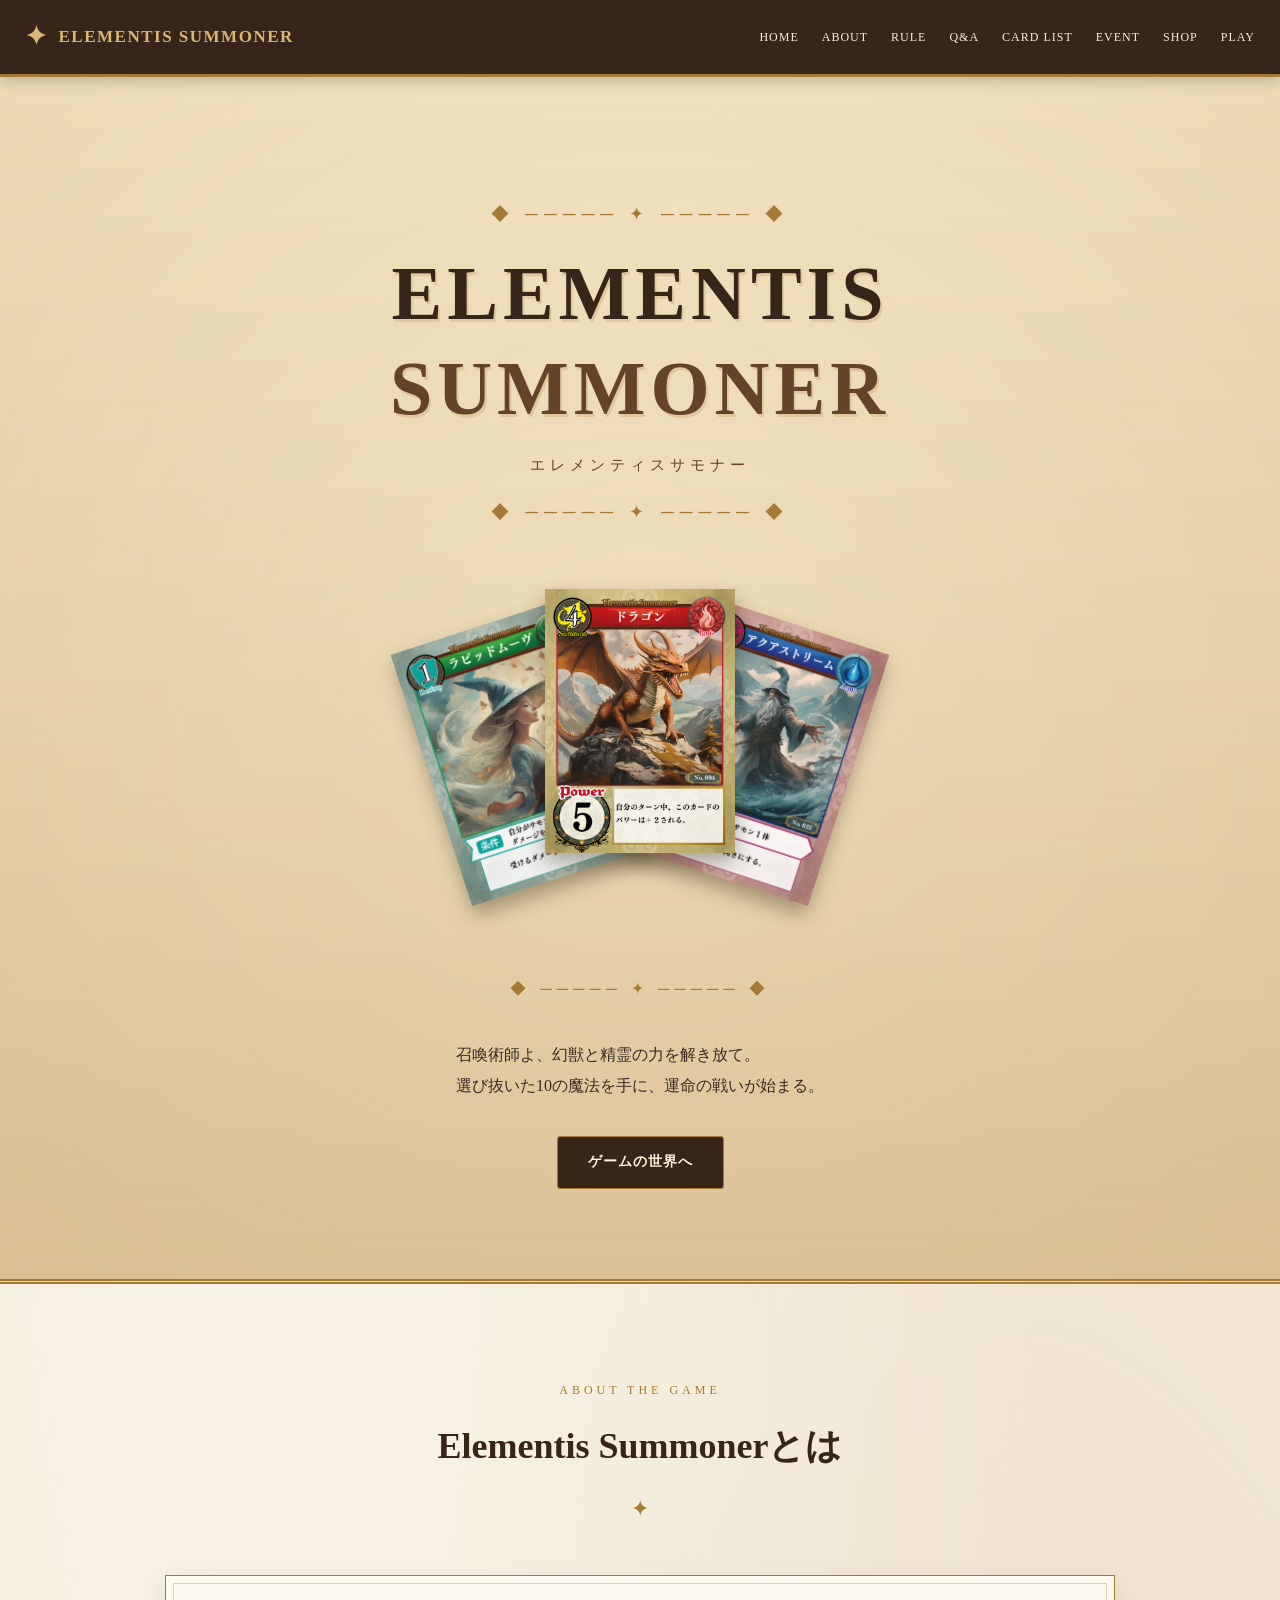
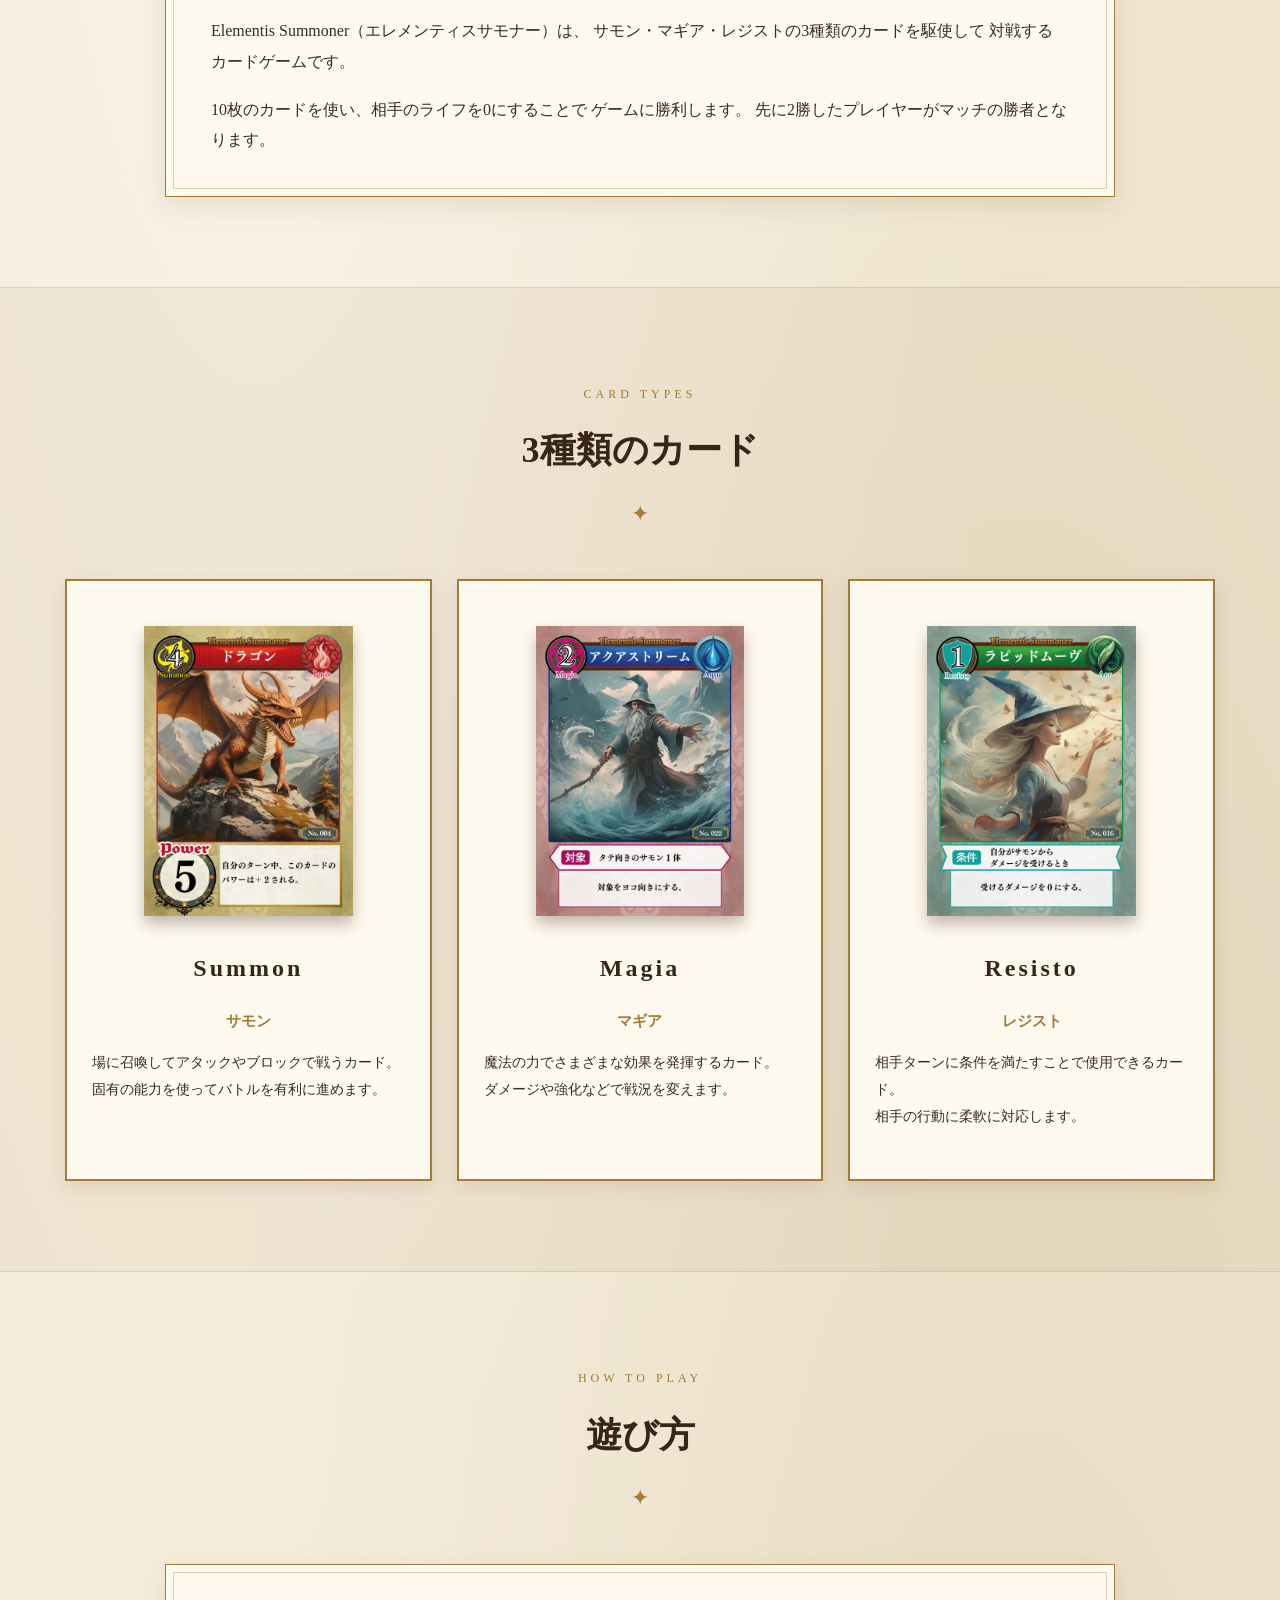
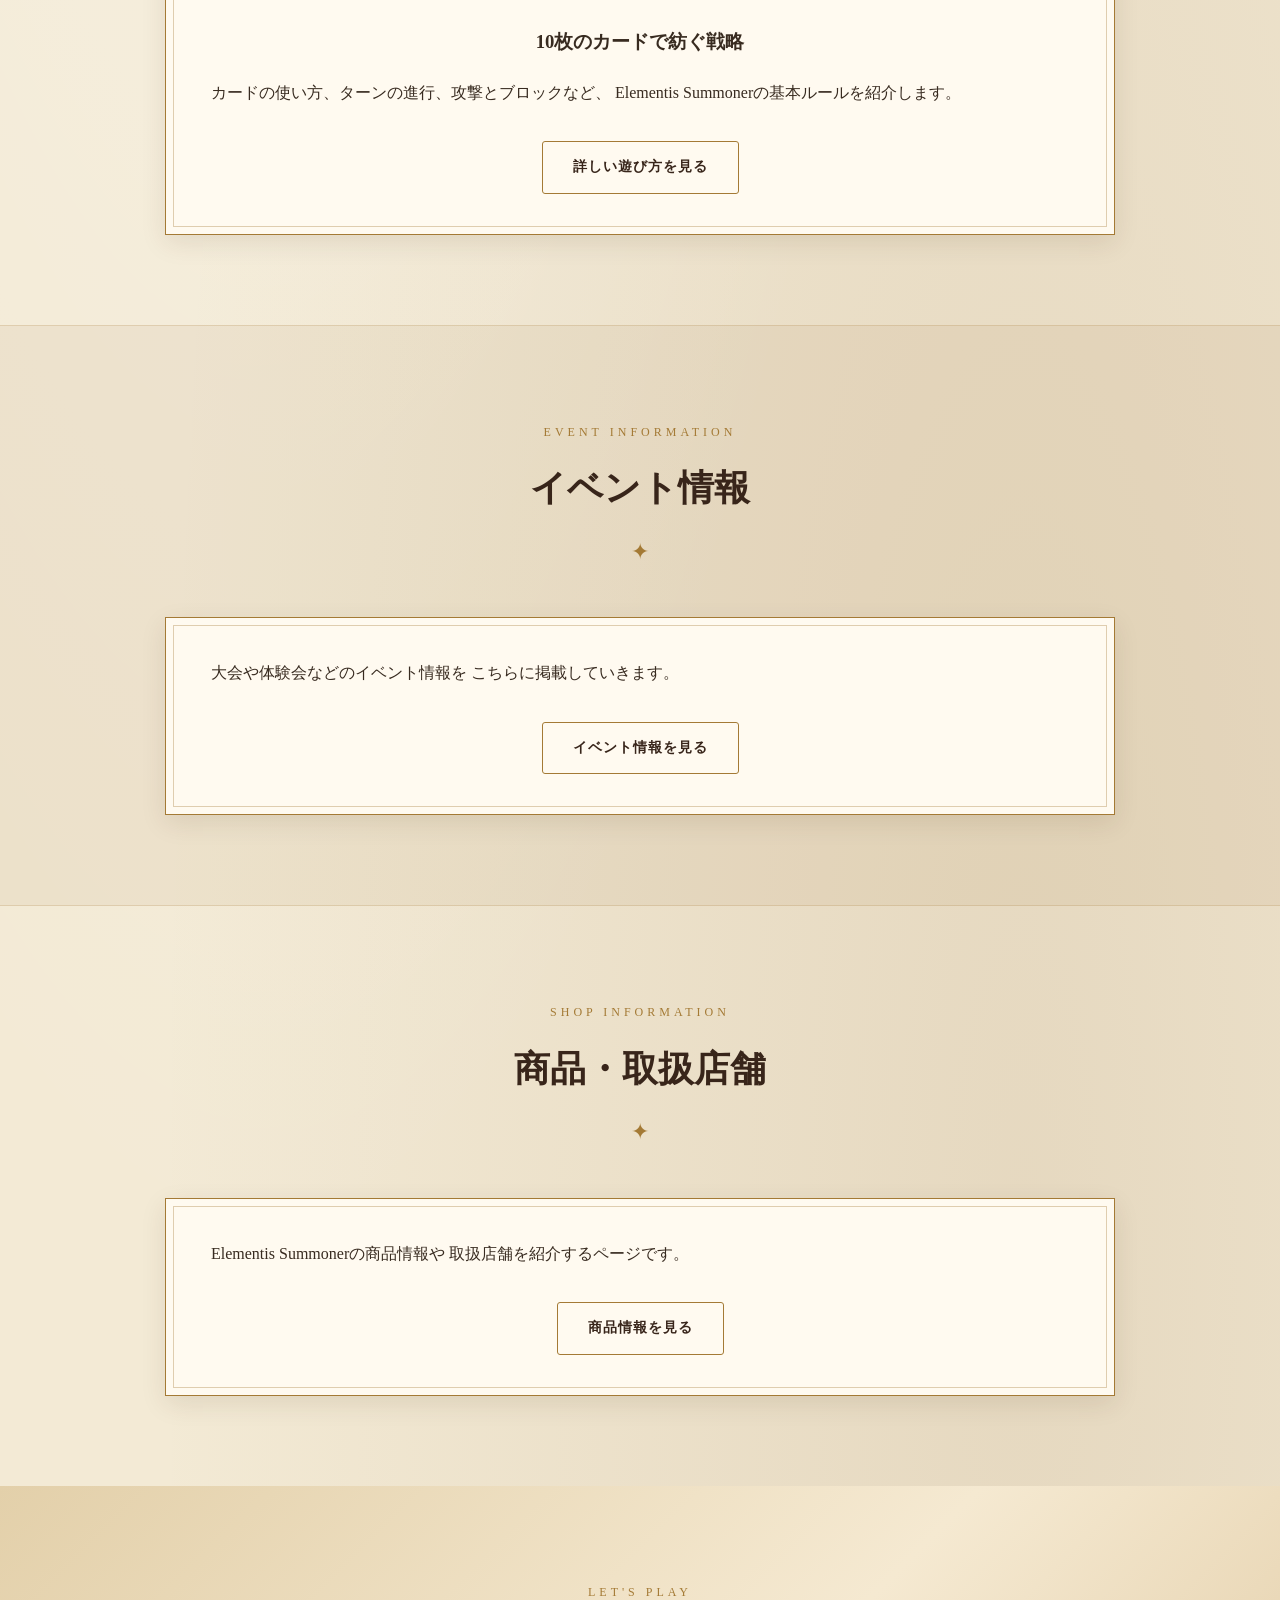
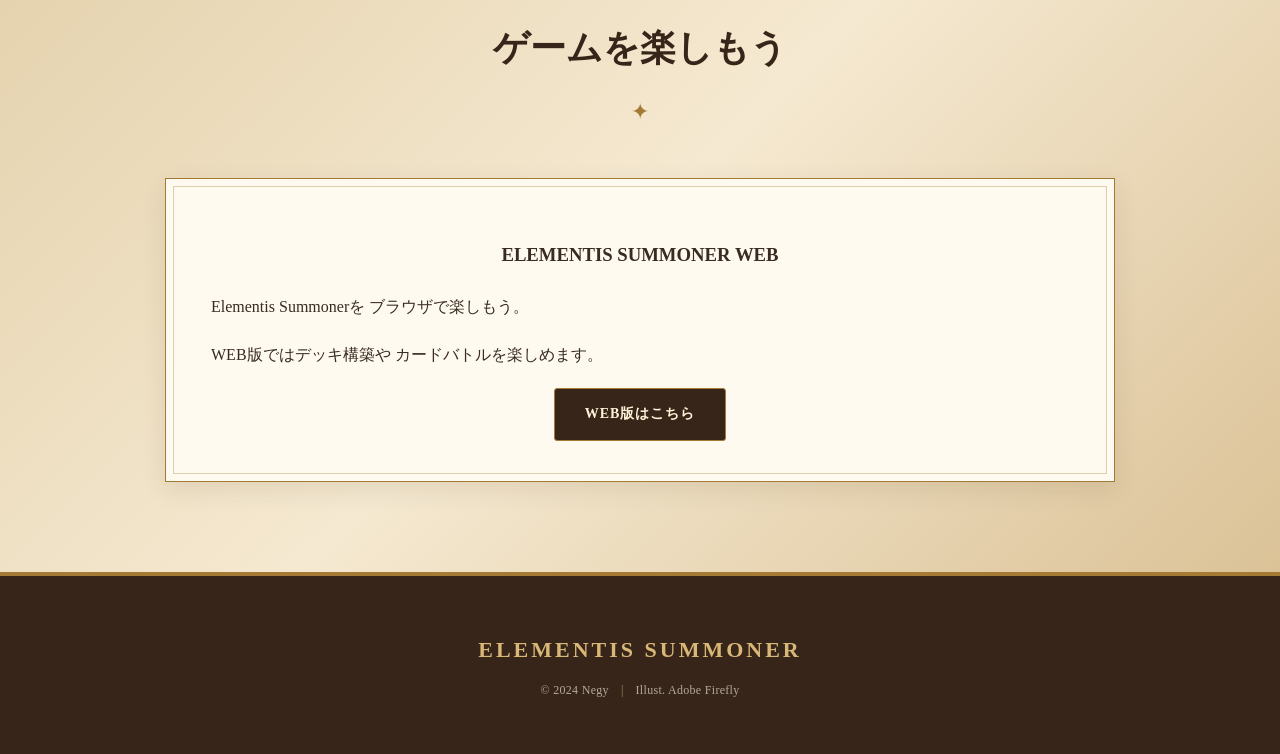
<file: index.html>
<!DOCTYPE html>
<html lang="ja">
<head>
  <meta charset="UTF-8">
  <meta name="viewport" content="width=device-width, initial-scale=1.0">

  <title>Elementis Summoner | 公式サイト</title>
  <meta name="description" content="オリジナルカードゲーム Elementis Summoner（エレメンティスサモナー）の公式サイト。ゲーム紹介、遊び方、カードリスト、イベント情報など。">

  <link rel="stylesheet" href="./style.css">
  <script src="./script.js" defer></script>
</head>

<body>

  <!-- ヘッダー -->
  <header class="site-header">
    <div class="header-inner">
      <a class="site-brand" href="#home">
        <span class="brand-mark">✦</span>
        <span>ELEMENTIS SUMMONER</span>
      </a>

      <button class="menu-toggle"
              type="button"
              aria-label="メニューを開く"
              aria-expanded="false"
              aria-controls="site-nav">
        ☰
      </button>



<nav id="site-nav" class="site-nav" aria-label="メインメニュー">

  <a href="./index.html#home">HOME</a>
  <a href="./index.html#about">ABOUT</a>

<a href="./rules.html">RULE</a>
<a href="./faq.html">Q&A</a>
<a href="./cards.html">CARD LIST</a>

  <a href="./event.html">EVENT</a>
  <a href="./shop.html">SHOP</a>
  <a href="./play.html">PLAY</a>

</nav>


    </div>
  </header>

  <main>

    <!-- メインビジュアル -->
    <section id="home" class="hero">

<div class="hero-title-area">

  <div class="hero-title-decoration">
    ◆ ───── ✦ ───── ◆
  </div>

  <h1 class="hero-main-title">
    ELEMENTIS
    <span>SUMMONER</span>
  </h1>

  <p class="hero-title-jp">
    エレメンティスサモナー
  </p>

  <div class="hero-title-decoration">
    ◆ ───── ✦ ───── ◆
  </div>

</div>



<div class="hero-cards">

  <!-- 左：レジスト -->
  <img
    src="./images/card-resist.jpg"
    alt="レジストカード"
    class="hero-card hero-card-left"
  >

  <!-- 中央：サモン -->
  <img
    src="./images/card-summon.jpg"
    alt="サモンカード"
    class="hero-card hero-card-center"
  >

  <!-- 右：マギア -->
  <img
    src="./images/card-magia.jpg"
    alt="マギアカード"
    class="hero-card hero-card-right"
  >

</div>



      <div class="hero-divider">◆ ───── ✦ ───── ◆</div>

      <p class="hero-description">
        召喚術師よ、幻獣と精霊の力を解き放て。<br>
        選び抜いた10の魔法を手に、運命の戦いが始まる。
      </p>

      <a href="#about" class="button button-primary">
        ゲームの世界へ
      </a>
    </section>

    <!-- ゲーム紹介 -->
    <section id="about" class="section">
      <div class="section-heading">
        <span class="section-en">ABOUT THE GAME</span>
        <h2>Elementis Summonerとは</h2>
        <div class="heading-line">✦</div>
      </div>

      <div class="paper-panel">
        <p>
          Elementis Summoner（エレメンティスサモナー）は、
          サモン・マギア・レジストの3種類のカードを駆使して
          対戦するカードゲームです。
        </p>

        <p>
          10枚のカードを使い、相手のライフを0にすることで
          ゲームに勝利します。
          先に2勝したプレイヤーがマッチの勝者となります。
        </p>
      </div>
    </section>

    <!-- カードの種類 -->
    <section id="cards" class="section section-alt">
      <div class="section-heading">
        <span class="section-en">CARD TYPES</span>
        <h2>3種類のカード</h2>
        <div class="heading-line">✦</div>
      </div>


<div class="card-grid">

  <!-- サモン -->
  <article class="feature-card">

    <div class="feature-card-image">
      <img
        src="./images/card-summon.jpg"
        alt="サモンカード"
        loading="lazy"
      >
    </div>

    <h3>Summon</h3>
    <p class="feature-jp">サモン</p>

    <p class="feature-description">
      場に召喚してアタックやブロックで戦うカード。<br>
      固有の能力を使ってバトルを有利に進めます。
    </p>

  </article>

  <!-- マギア -->
  <article class="feature-card">

    <div class="feature-card-image">
      <img
        src="./images/card-magia.jpg"
        alt="マギアカード"
        loading="lazy"
      >
    </div>

    <h3>Magia</h3>
    <p class="feature-jp">マギア</p>

    <p class="feature-description">
      魔法の力でさまざまな効果を発揮するカード。<br>
      ダメージや強化などで戦況を変えます。
    </p>

  </article>

  <!-- レジスト -->
  <article class="feature-card">

    <div class="feature-card-image">
      <img
        src="./images/card-resist.jpg"
        alt="レジストカード"
        loading="lazy"
      >
    </div>

    <h3>Resisto</h3>
    <p class="feature-jp">レジスト</p>

    <p class="feature-description">
      相手ターンに条件を満たすことで使用できるカード。<br>
      相手の行動に柔軟に対応します。
    </p>

  </article>

</div>

    </section>

    <!-- 遊び方 -->
    <section id="rules" class="section">
      <div class="section-heading">
        <span class="section-en">HOW TO PLAY</span>
        <h2>遊び方</h2>
        <div class="heading-line">✦</div>
      </div>

      <div class="paper-panel center">
        <h3>10枚のカードで紡ぐ戦略</h3>
        <p>
          カードの使い方、ターンの進行、攻撃とブロックなど、
          Elementis Summonerの基本ルールを紹介します。
        </p>

<a class="button button-outline" href="./rules.html">
  詳しい遊び方を見る
</a>
      </div>
    </section>

    <!-- イベント -->

<!-- イベント -->

<section id="events" class="section section-alt">

  <div class="section-heading">

    <span class="section-en">
      EVENT INFORMATION
    </span>

    <h2>イベント情報</h2>

    <div class="heading-line">✦</div>

  </div>

  <div class="paper-panel center">

    <p>
      大会や体験会などのイベント情報を
      こちらに掲載していきます。
    </p>

    <a
      class="button button-outline"
      href="./event.html">

      イベント情報を見る

    </a>

  </div>

</section>



<!-- ショップ -->

<section id="shop" class="section">

  <div class="section-heading">

    <span class="section-en">
      SHOP INFORMATION
    </span>

    <h2>商品・取扱店舗</h2>

    <div class="heading-line">✦</div>

  </div>

  <div class="paper-panel center">

    <p>
      Elementis Summonerの商品情報や
      取扱店舗を紹介するページです。
    </p>

    <a
      class="button button-outline"
      href="./shop.html">

      商品情報を見る

    </a>

  </div>

</section>



<!-- プレイ -->

<section id="play" class="section section-play">

  <div class="section-heading">

    <span class="section-en">
      LET'S PLAY
    </span>

    <h2>ゲームを楽しもう</h2>

    <div class="heading-line">✦</div>

  </div>

  <div class="paper-panel center">

    <h3>ELEMENTIS SUMMONER WEB</h3>

    <p>
      Elementis Summonerを
      ブラウザで楽しもう。
    </p>

    <p>
      WEB版ではデッキ構築や
      カードバトルを楽しめます。
    </p>


    <a
      class="button button-primary"
      href="./play.html">

      WEB版はこちら

    </a>

  </div>

</section>


  </main>

<footer class="site-footer">

    <p class="footer-title">
        ELEMENTIS SUMMONER
    </p>

    <p class="copyright">
        <span>© 2024 Negy</span>
        <span class="copyright-separator">|</span>
        <span>Illust. Adobe Firefly</span>
    </p>

</footer>

</body>
</html>
</file>
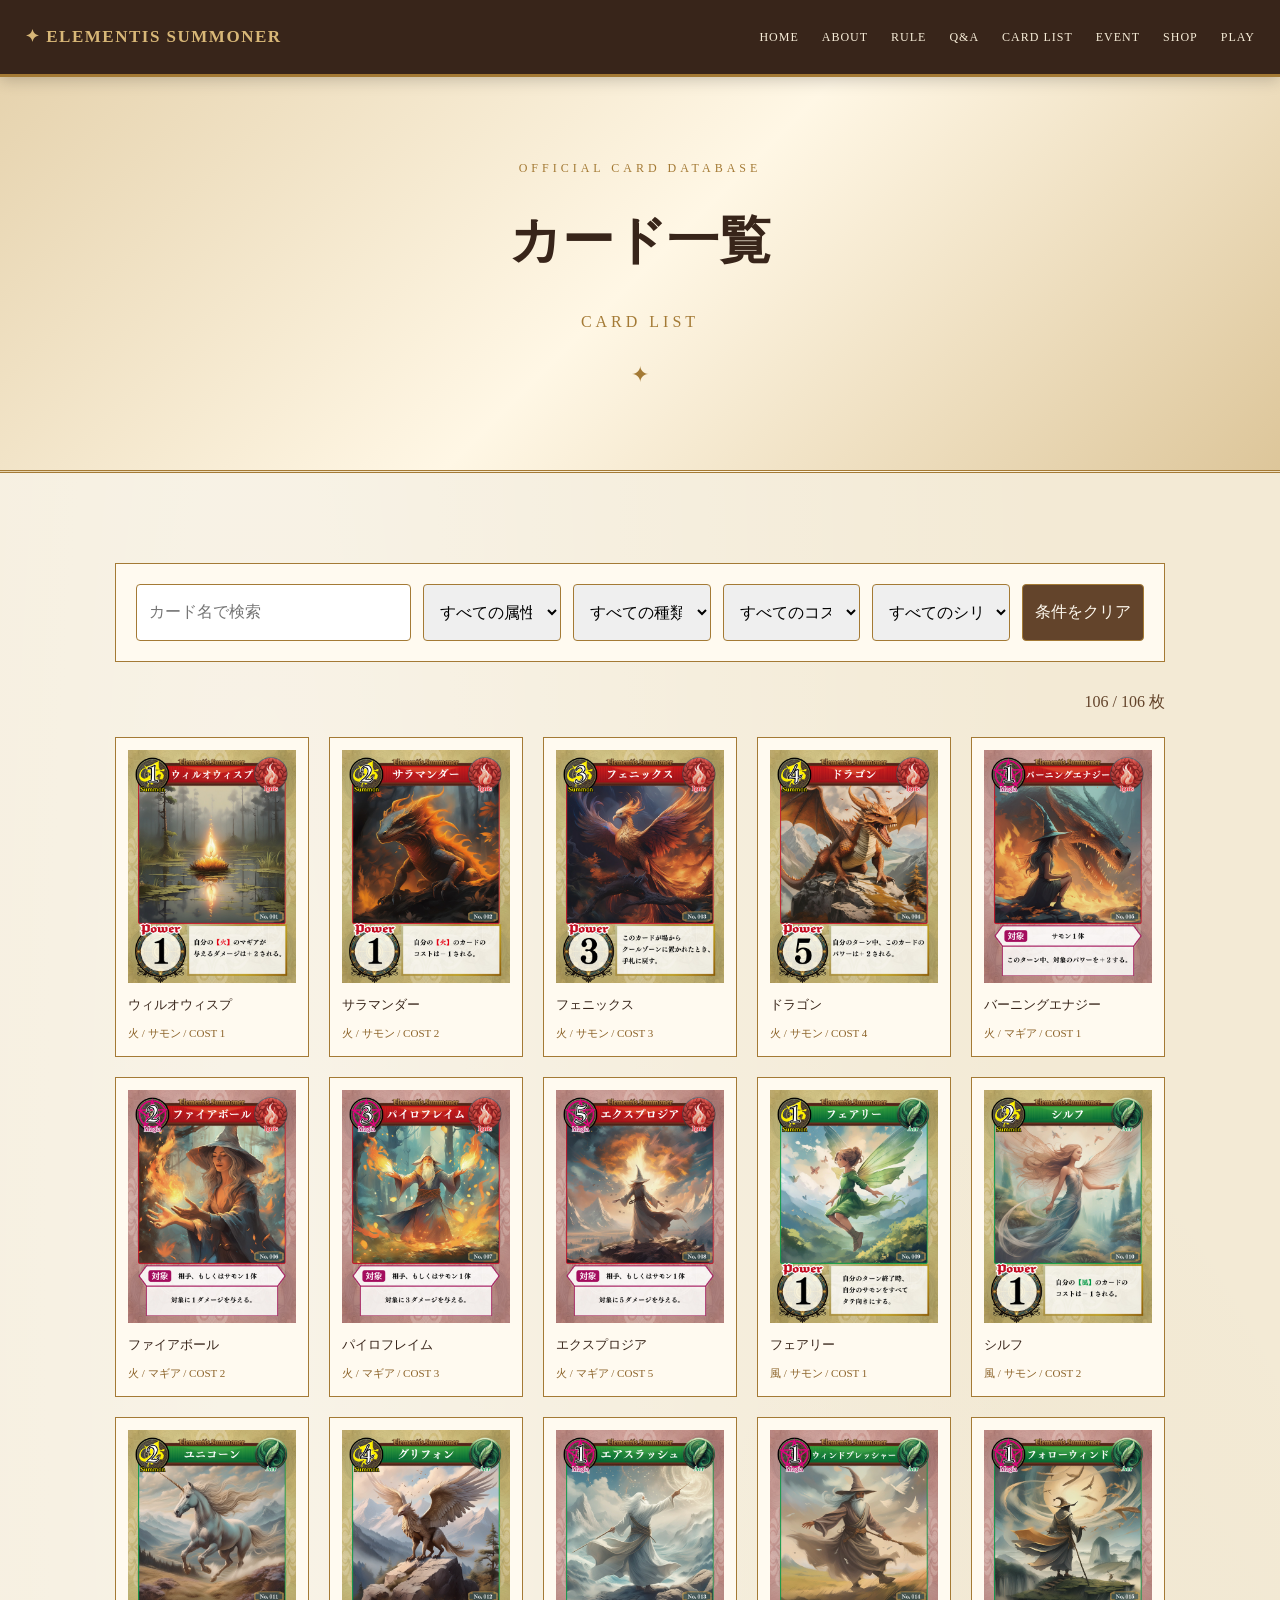
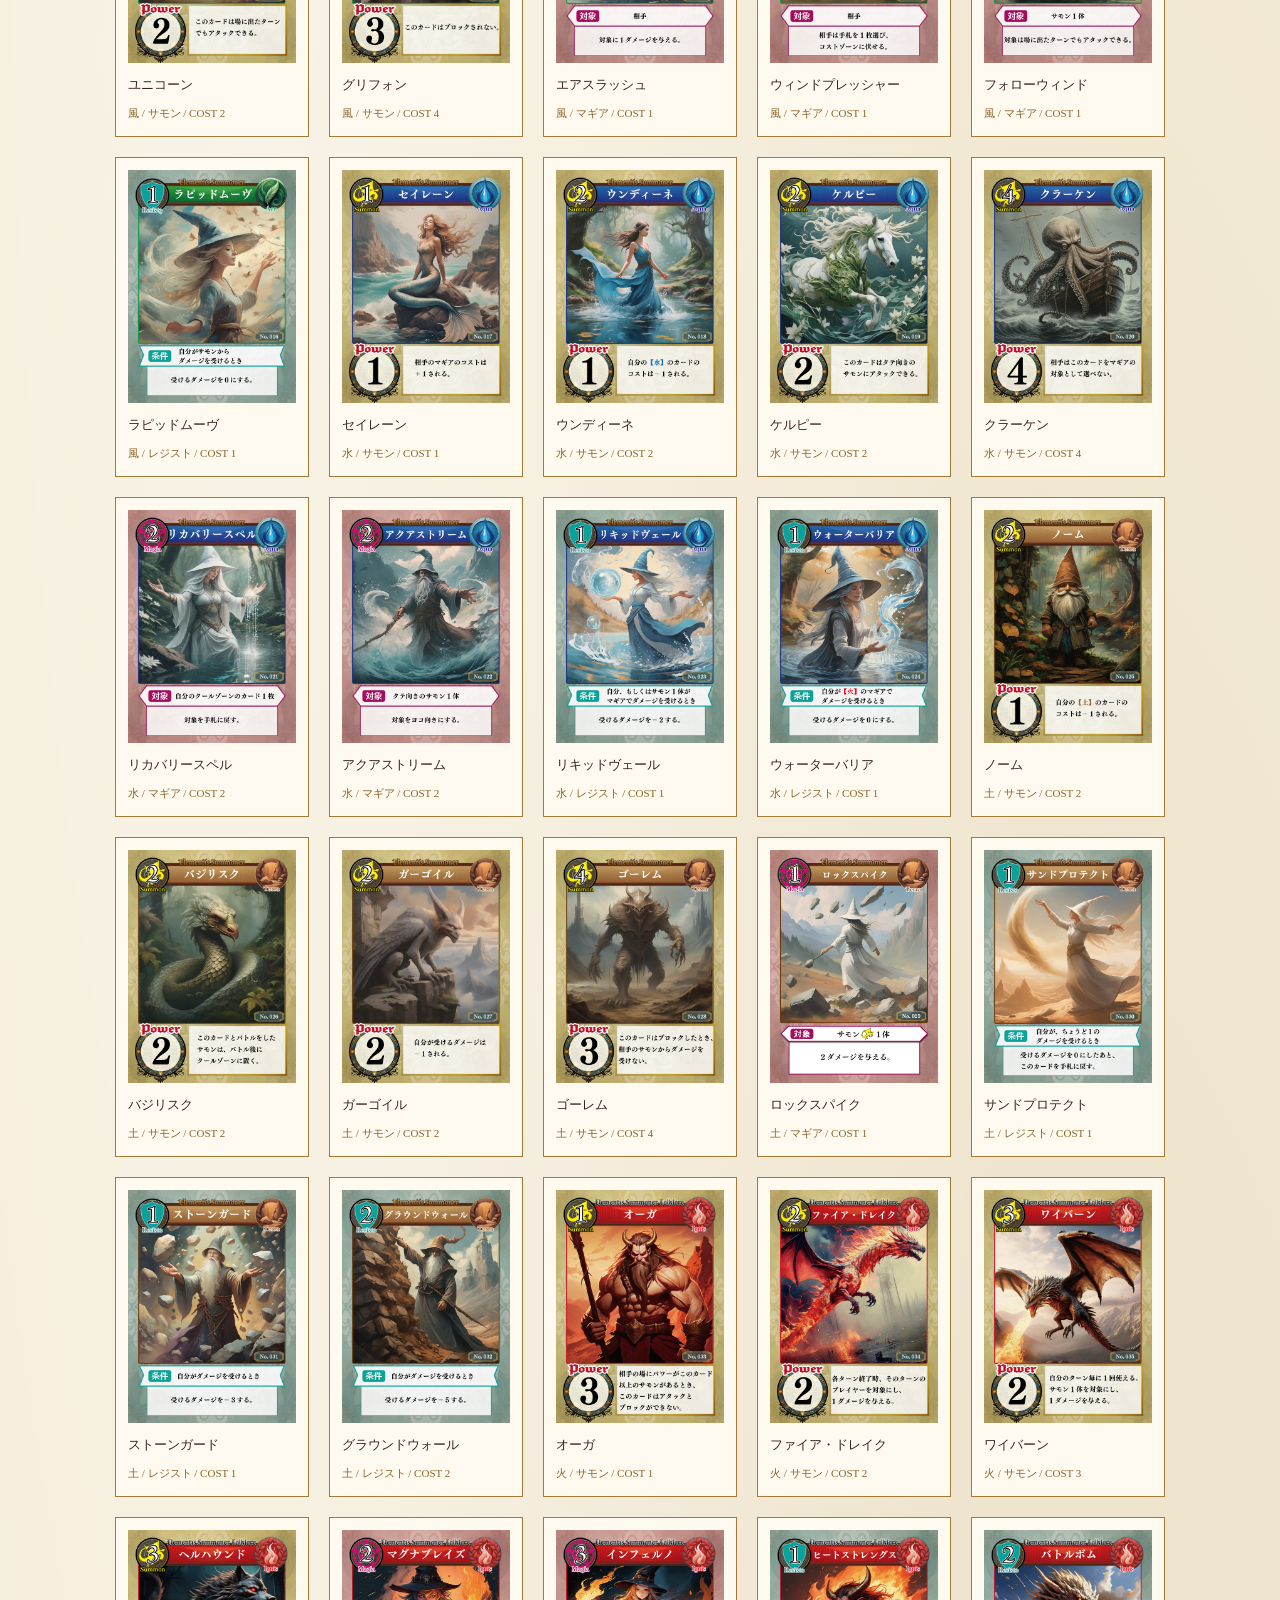
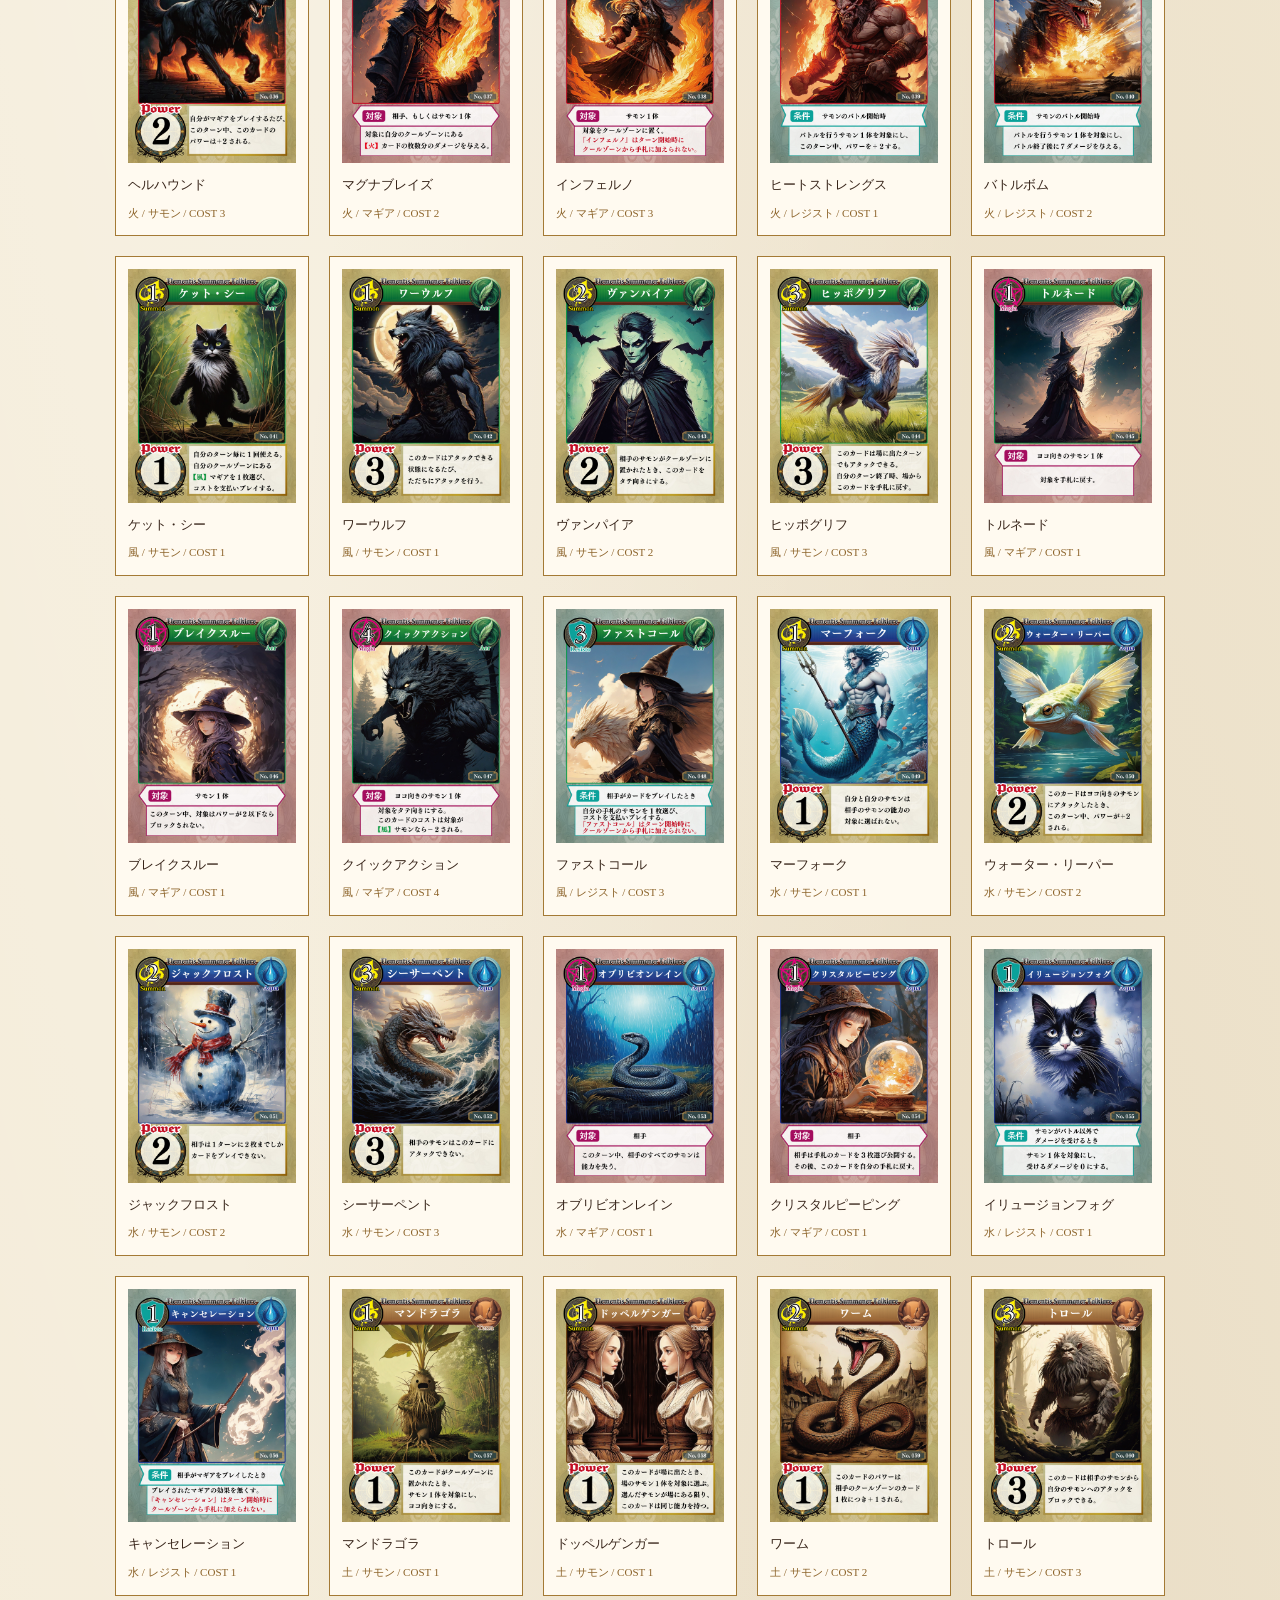
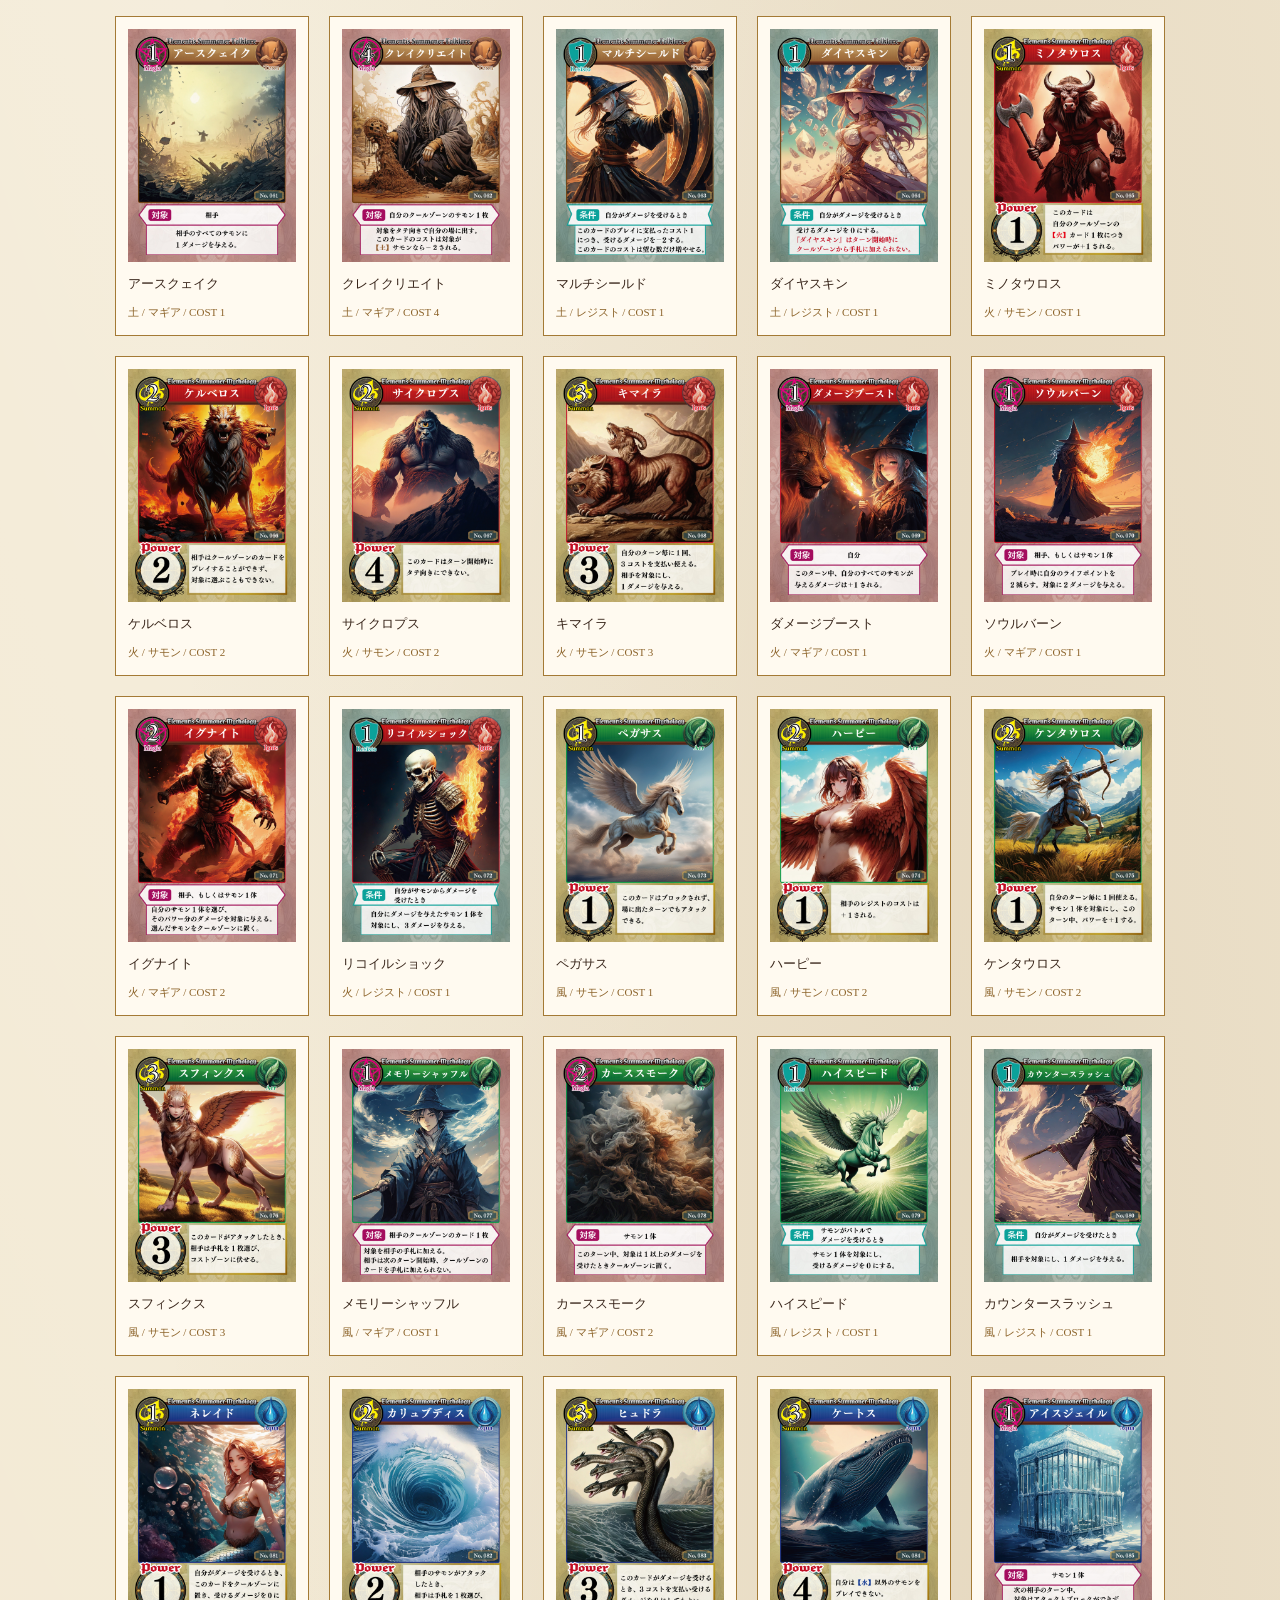
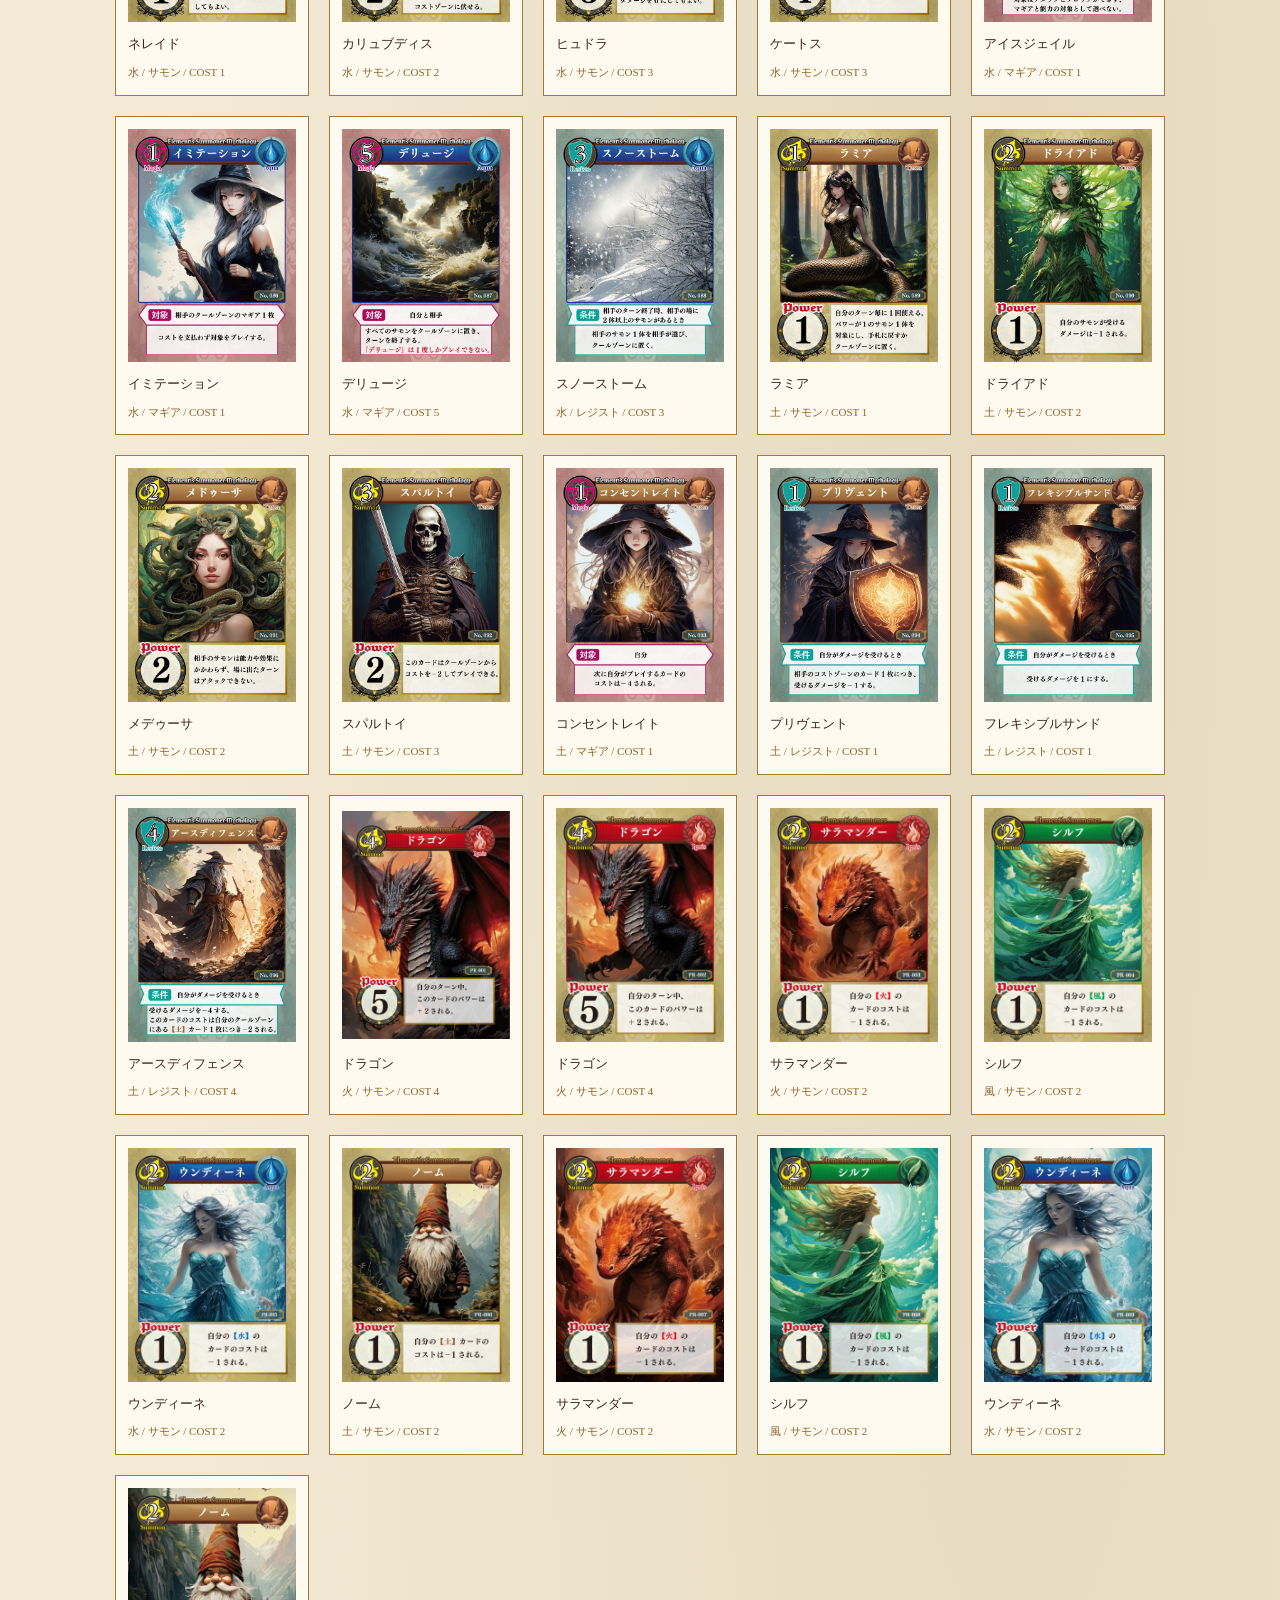
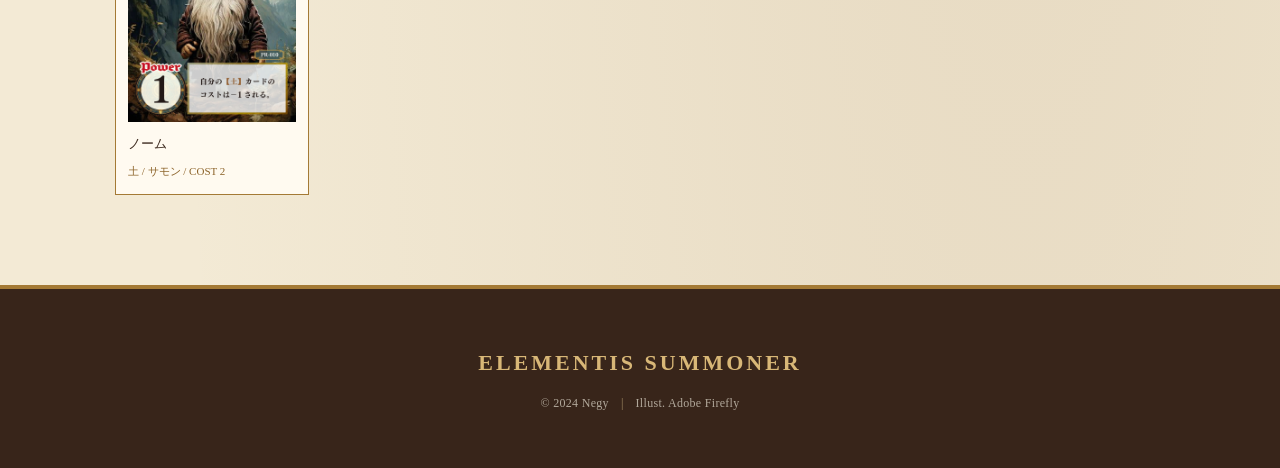
<file: cards.html>
<!DOCTYPE html>
<html lang="ja">
<head>
  <meta charset="UTF-8">
  <meta name="viewport"
        content="width=device-width, initial-scale=1.0">

  <title>カード一覧 | Elementis Summoner</title>

  <link rel="stylesheet" href="./style.css">

  <script src="./script.js" defer></script>
  <script src="./data/cards.js" defer></script>
  <script src="./cards-page.js" defer></script>
</head>

<body>

<header class="site-header">
  <div class="header-inner">

    <a class="site-brand" href="./index.html">
      ✦ ELEMENTIS SUMMONER
    </a>

    <button
      class="menu-toggle"
      type="button"
      aria-label="メニューを開く"
      aria-controls="site-nav"
      aria-expanded="false">
      ☰
    </button>



<nav id="site-nav" class="site-nav" aria-label="メインメニュー">

  <a href="./index.html#home">HOME</a>
  <a href="./index.html#about">ABOUT</a>

<a href="./rules.html">RULE</a>
<a href="./faq.html">Q&A</a>
<a href="./cards.html">CARD LIST</a>

  <a href="./event.html">EVENT</a>
  <a href="./shop.html">SHOP</a>
  <a href="./play.html">PLAY</a>

</nav>



  </div>
</header>

<main>

  <section class="rule-hero">
    <span class="section-en">OFFICIAL CARD DATABASE</span>
    <h1>カード一覧</h1>
    <p>CARD LIST</p>
    <div class="heading-line">✦</div>
  </section>

  <section class="section">
    <div class="rule-container">

      <div class="card-search-panel">

        <input
          type="search"
          id="card-keyword"
          placeholder="カード名で検索"
          aria-label="カード名で検索"
        >

        <select id="card-element"
                aria-label="属性">
          <option value="">すべての属性</option>
        </select>

        <select id="card-type"
                aria-label="カードの種類">
          <option value="">すべての種類</option>
        </select>

        <select id="card-cost"
                aria-label="コスト">
          <option value="">すべてのコスト</option>
        </select>

        <select id="card-series" aria-label="シリーズ">
  <option value="">すべてのシリーズ</option>
  <option value="basic">BASIC</option>
  <option value="folklore">FOLKLORE</option>
  <option value="mythology">MYTHOLOGY</option>
  <option value="promo">PROMO</option>
</select>


        <button type="button" id="card-reset">
          条件をクリア
        </button>

      </div>

      <p id="card-count" class="card-result-count"
         aria-live="polite"></p>

      <div id="card-list" class="official-card-grid">
      </div>

    </div>
  </section>

</main>

<footer class="site-footer">

    <p class="footer-title">
        ELEMENTIS SUMMONER
    </p>

    <p class="copyright">
        <span>© 2024 Negy</span>
        <span class="copyright-separator">|</span>
        <span>Illust. Adobe Firefly</span>
    </p>

</footer>

</body>
</html>
</file>
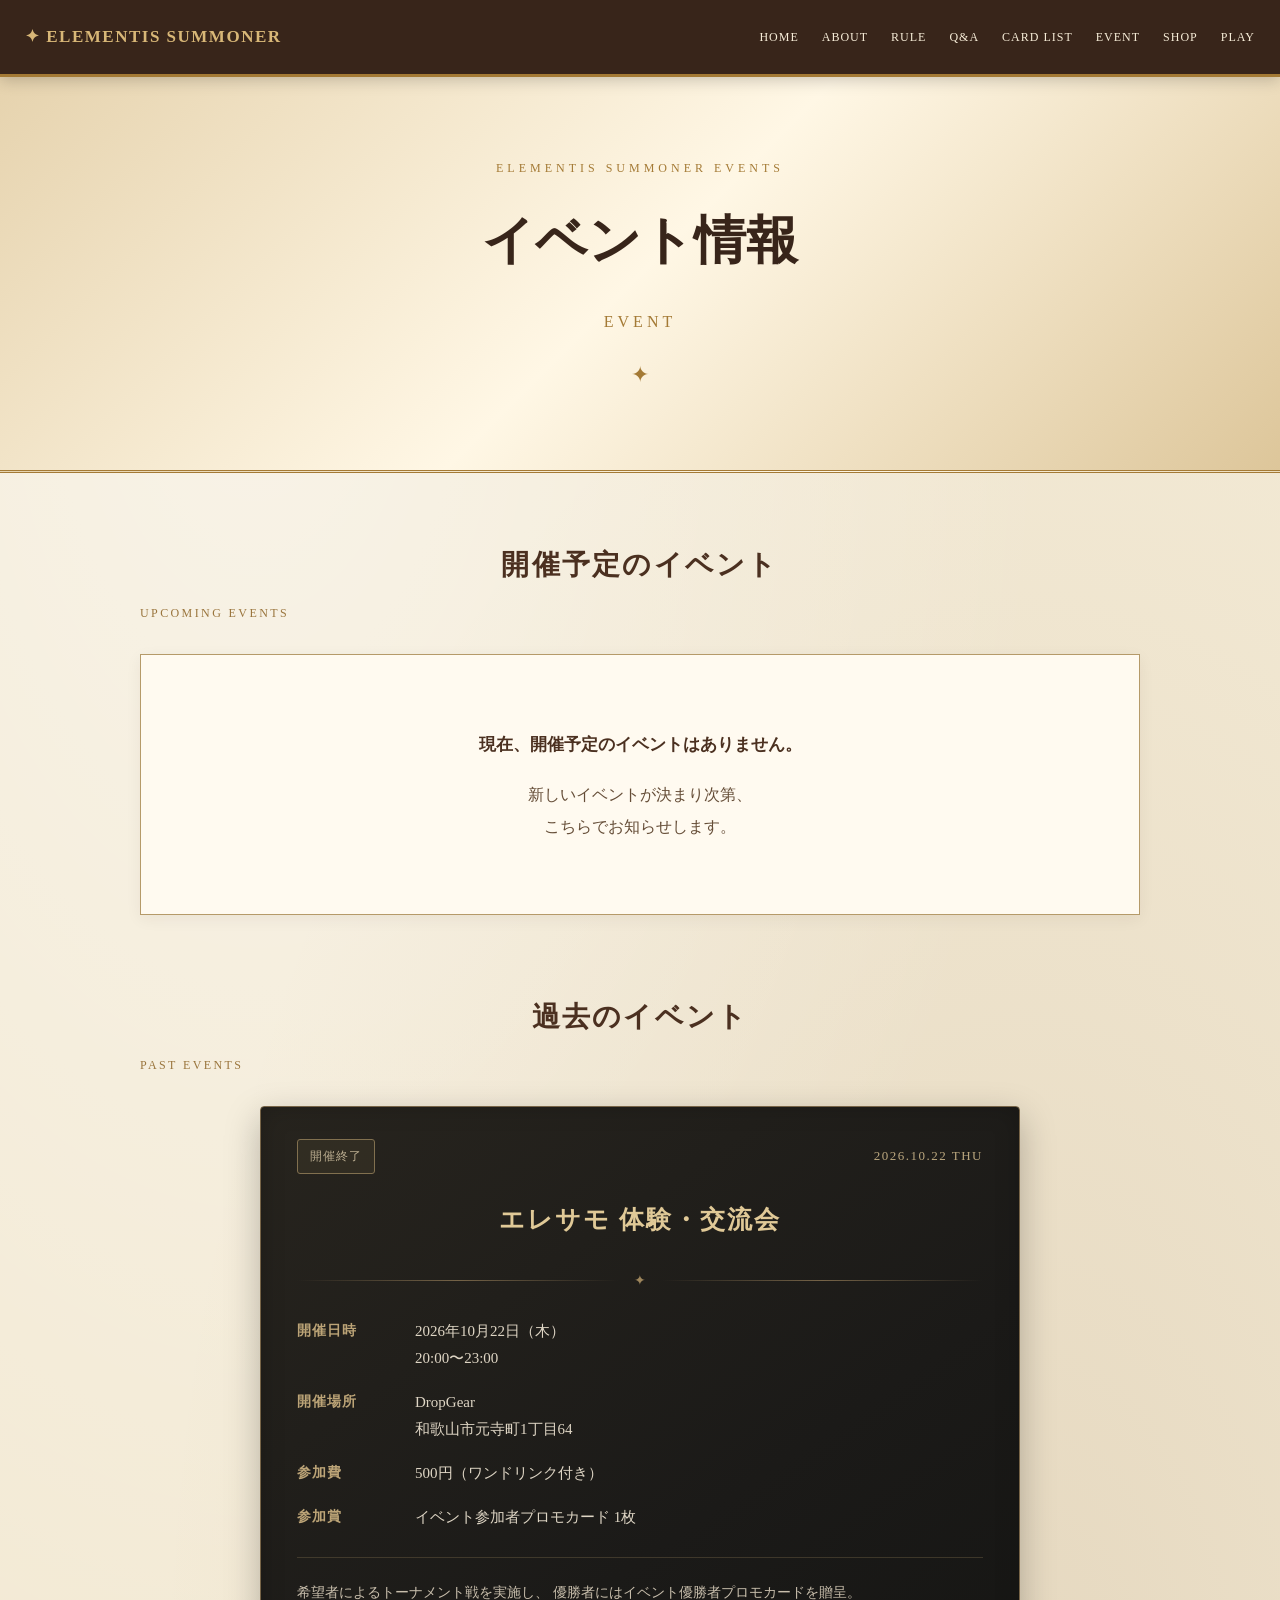
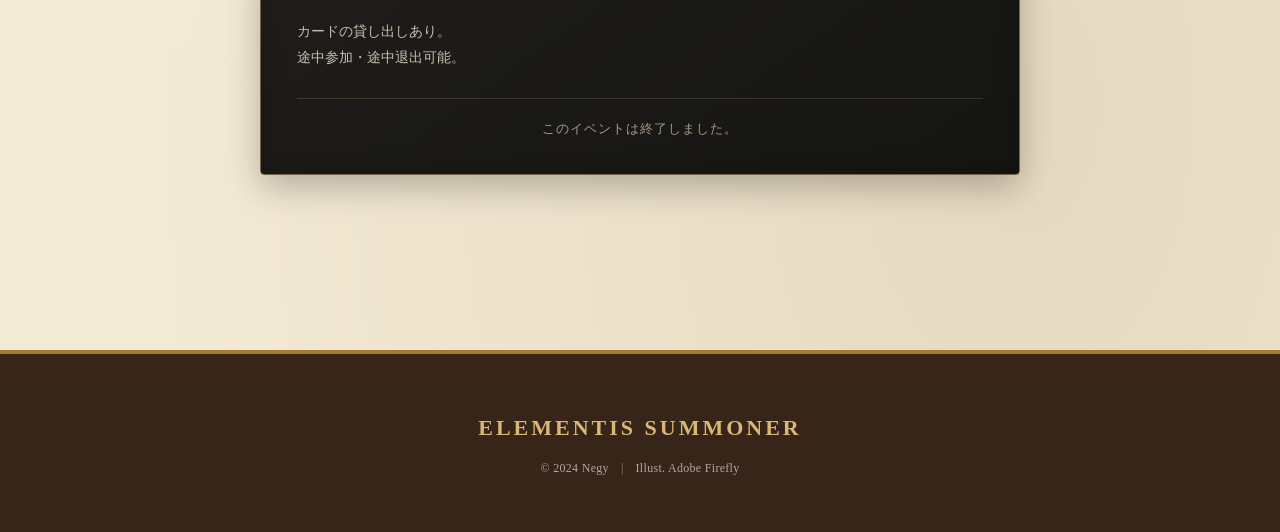
<file: event.html>
<!DOCTYPE html>
<html lang="ja">

<head>
  <meta charset="UTF-8">
  <meta name="viewport"
        content="width=device-width, initial-scale=1.0">

  <title>イベント情報 | Elementis Summoner</title>

  <link rel="stylesheet" href="./style.css">
  <script src="./script.js" defer></script>
</head>

<body>

<header class="site-header">
  <div class="header-inner">

    <a class="site-brand" href="./index.html">
      ✦ ELEMENTIS SUMMONER
    </a>

    <button class="menu-toggle"
            type="button"
            aria-label="メニューを開く"
            aria-controls="site-nav"
            aria-expanded="false">
      ☰
    </button>

    <nav id="site-nav"
         class="site-nav"
         aria-label="メインメニュー">

      <a href="./index.html#home">HOME</a>
      <a href="./index.html#about">ABOUT</a>

<a href="./rules.html">RULE</a>
<a href="./faq.html">Q&A</a>
<a href="./cards.html">CARD LIST</a>

      <a href="./event.html">EVENT</a>
      <a href="./shop.html">SHOP</a>
      <a href="./play.html">PLAY</a>

    </nav>

  </div>
</header>


<main>

  <!-- =====================================
       イベントページタイトル
  ====================================== -->

  <section class="rule-hero">

    <span class="section-en">
      ELEMENTIS SUMMONER EVENTS
    </span>

    <h1>イベント情報</h1>

    <p>EVENT</p>

    <div class="heading-line">✦</div>

  </section>


  <div class="event-container">


    <!-- =====================================
         開催予定のイベント
    ====================================== -->

    <section class="event-section">

      <h2>開催予定のイベント</h2>

      <p class="event-section-en">
        UPCOMING EVENTS
      </p>

      <div class="event-empty">

        <div class="event-symbol"></div>

        <p class="event-empty-title">
          現在、開催予定のイベントはありません。
        </p>

        <p>
          新しいイベントが決まり次第、<br>
          こちらでお知らせします。
        </p>

      </div>

    </section>


    <!-- =====================================
         過去のイベント
    ====================================== -->

    <section class="event-section">

      <h2>過去のイベント</h2>

      <p class="event-section-en">
        PAST EVENTS
      </p>


      <!-- =================================
           2026年10月22日 体験・交流会
      ================================== -->

      <article class="event-card event-card-past">

        <div class="event-card-header">

          <span class="event-status event-status-ended">
            開催終了
          </span>

          <span class="event-card-date">
            2026.10.22 THU
          </span>

        </div>


        <h3 class="event-card-title">
          エレサモ 体験・交流会
        </h3>

        <div class="event-card-divider">✦</div>


        <div class="event-card-details">

          <div class="event-detail-row">

            <span class="event-detail-label">
              開催日時
            </span>

            <span class="event-detail-value">
              2026年10月22日（木）<br>
              20:00〜23:00
            </span>

          </div>


          <div class="event-detail-row">

            <span class="event-detail-label">
              開催場所
            </span>

            <span class="event-detail-value">
              DropGear<br>
              和歌山市元寺町1丁目64
            </span>

          </div>


          <div class="event-detail-row">

            <span class="event-detail-label">
              参加費
            </span>

            <span class="event-detail-value">
              500円（ワンドリンク付き）
            </span>

          </div>


          <div class="event-detail-row">

            <span class="event-detail-label">
              参加賞
            </span>

            <span class="event-detail-value">
              イベント参加者プロモカード 1枚
            </span>

          </div>

        </div>


        <div class="event-card-description">

          <p>
            希望者によるトーナメント戦を実施し、
            優勝者にはイベント優勝者プロモカードを贈呈。
          </p>

          <p>
            カードの貸し出しあり。<br>
            途中参加・途中退出可能。
          </p>

        </div>


        <div class="event-card-footer">
          このイベントは終了しました。
        </div>

      </article>

    </section>


  </div>

</main>


<!-- =====================================
     フッター
====================================== -->

<footer class="site-footer">

  <p class="footer-title">
    ELEMENTIS SUMMONER
  </p>

  <p class="copyright">
    <span>© 2024 Negy</span>
    <span class="copyright-separator">|</span>
    <span>Illust. Adobe Firefly</span>
  </p>

</footer>

</body>
</html>
</file>
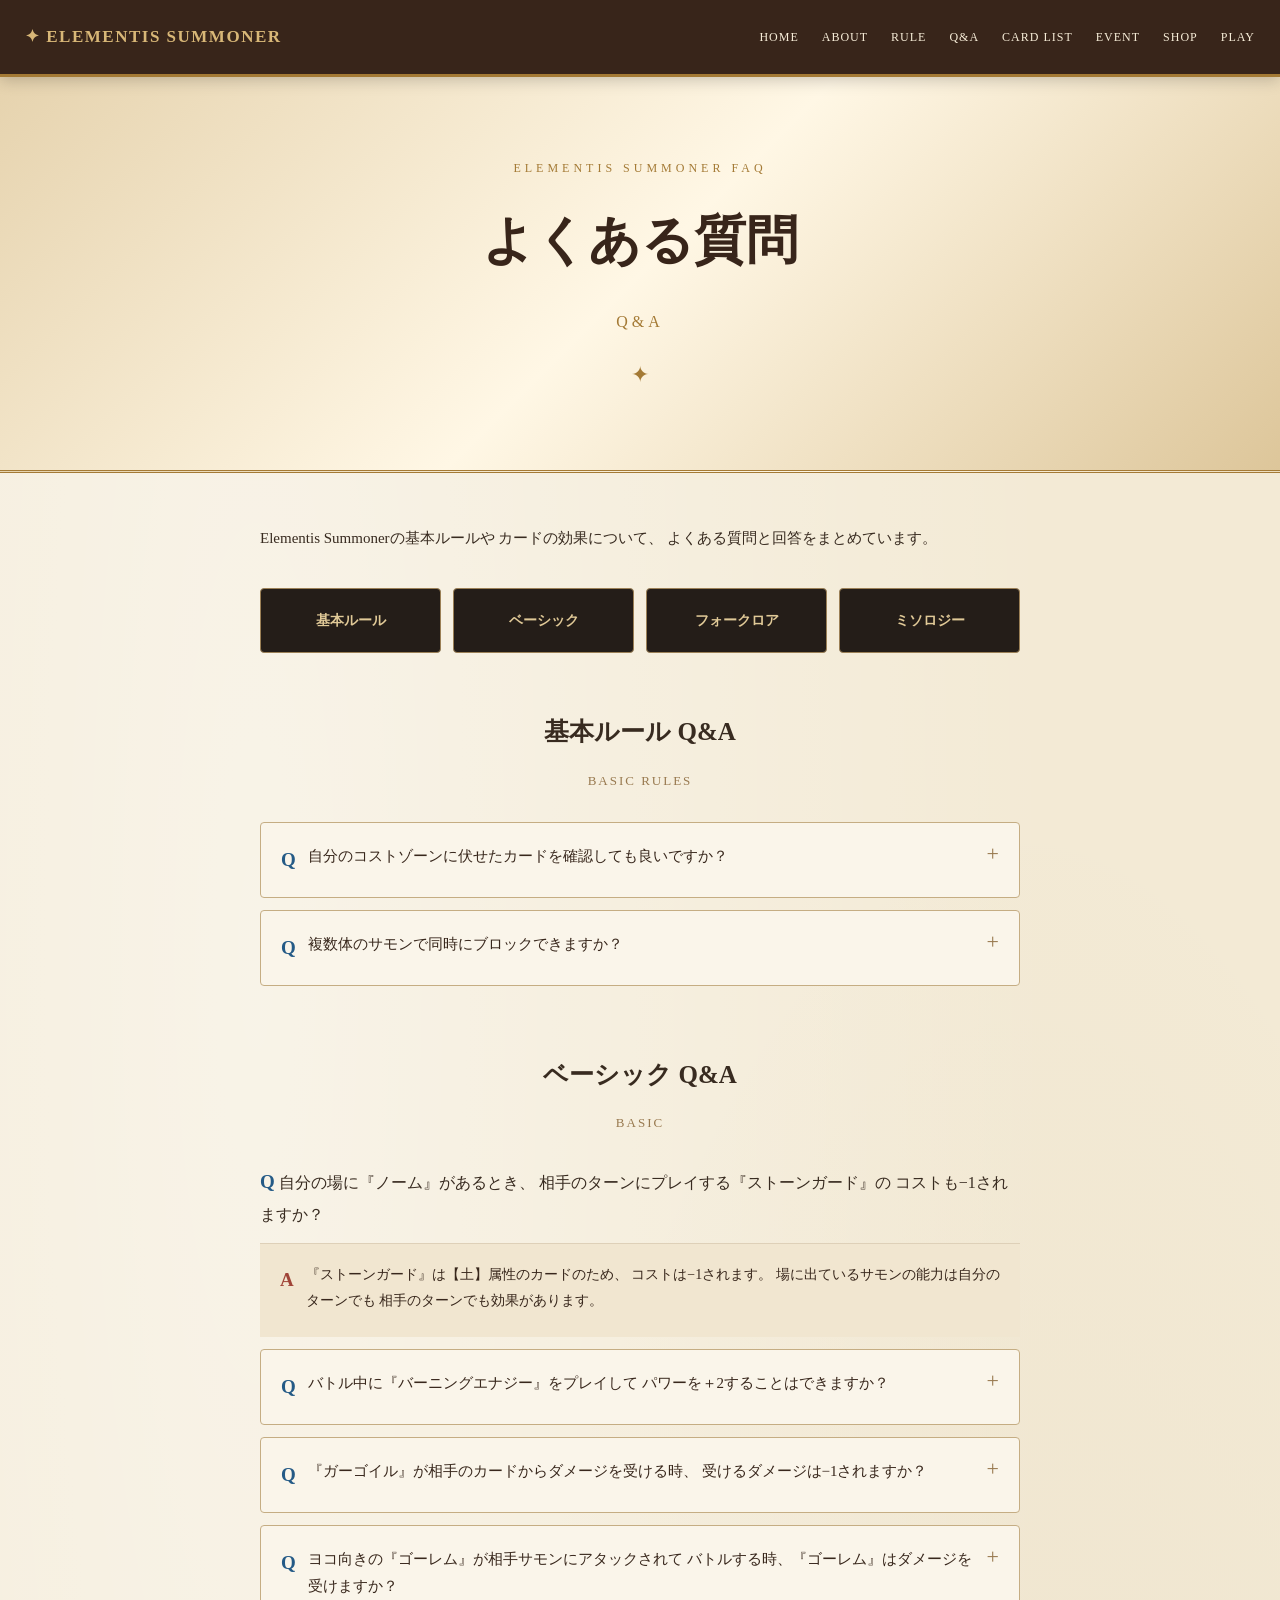
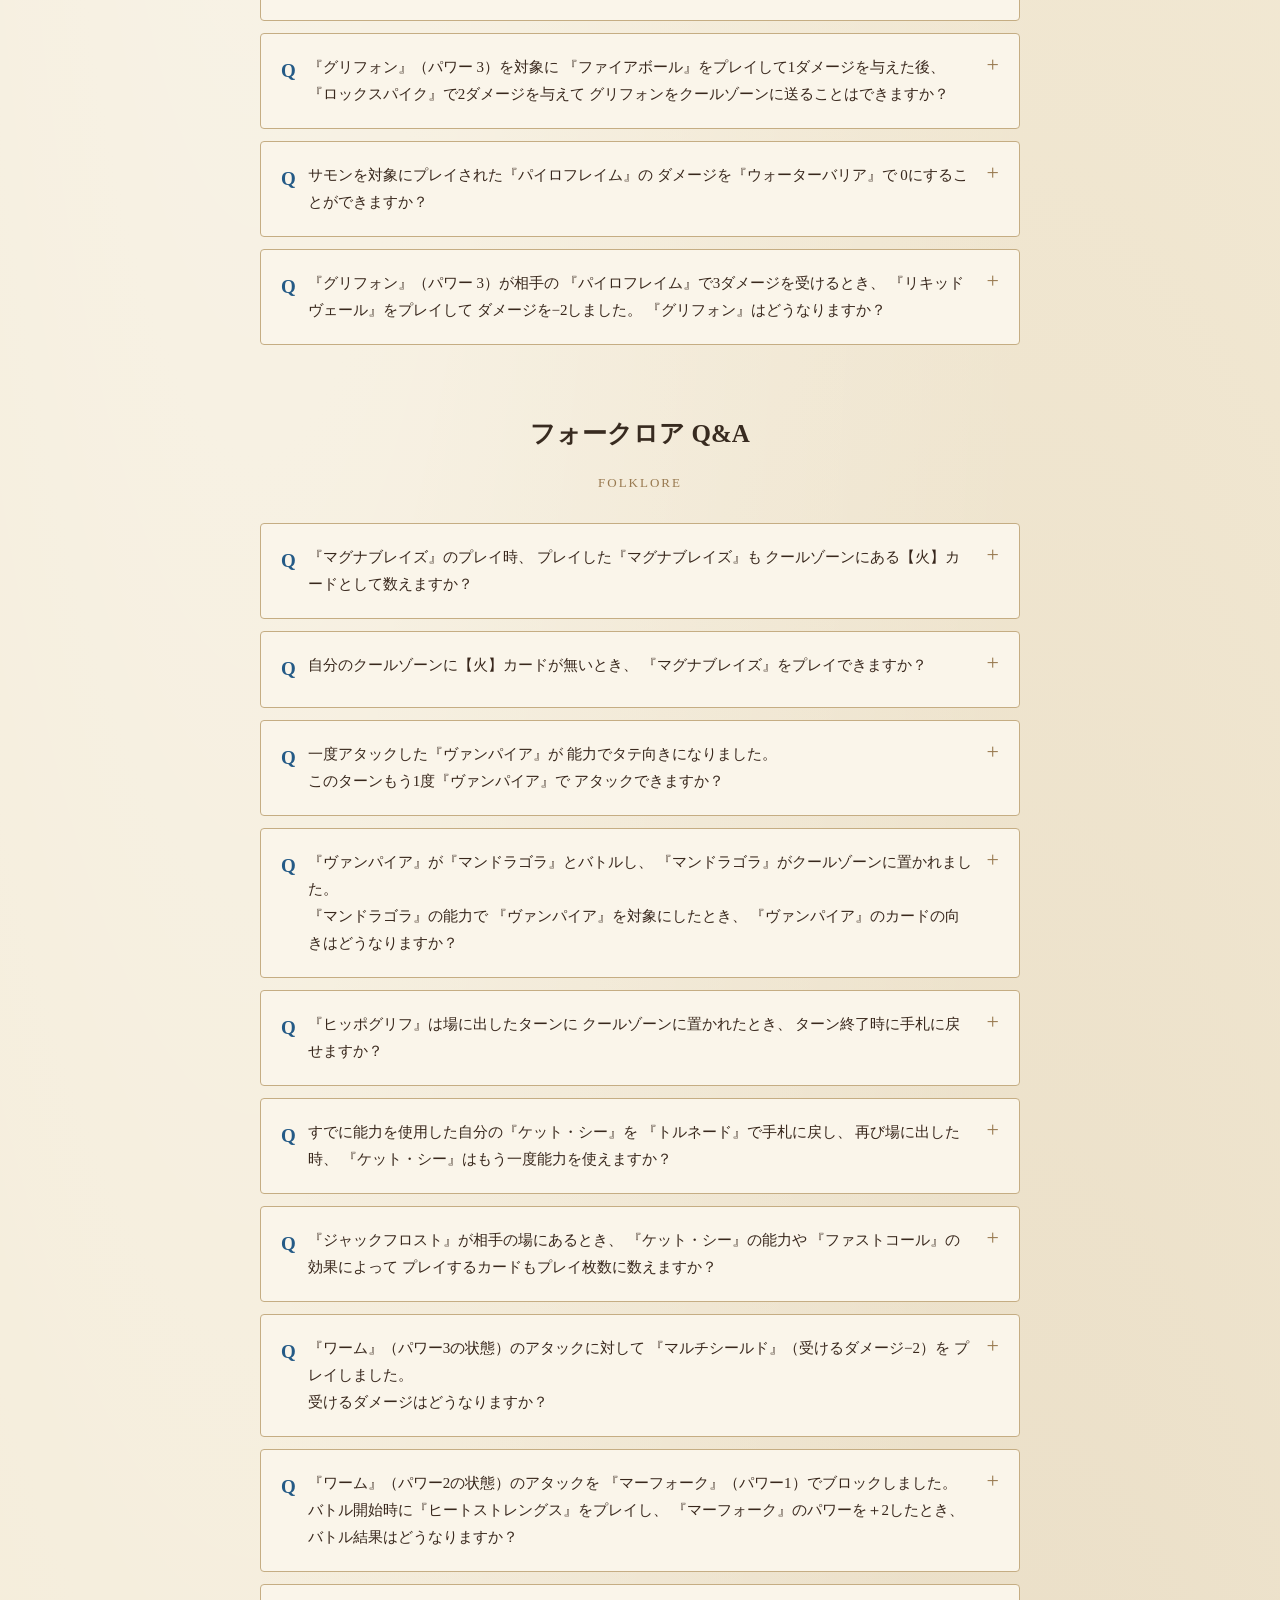
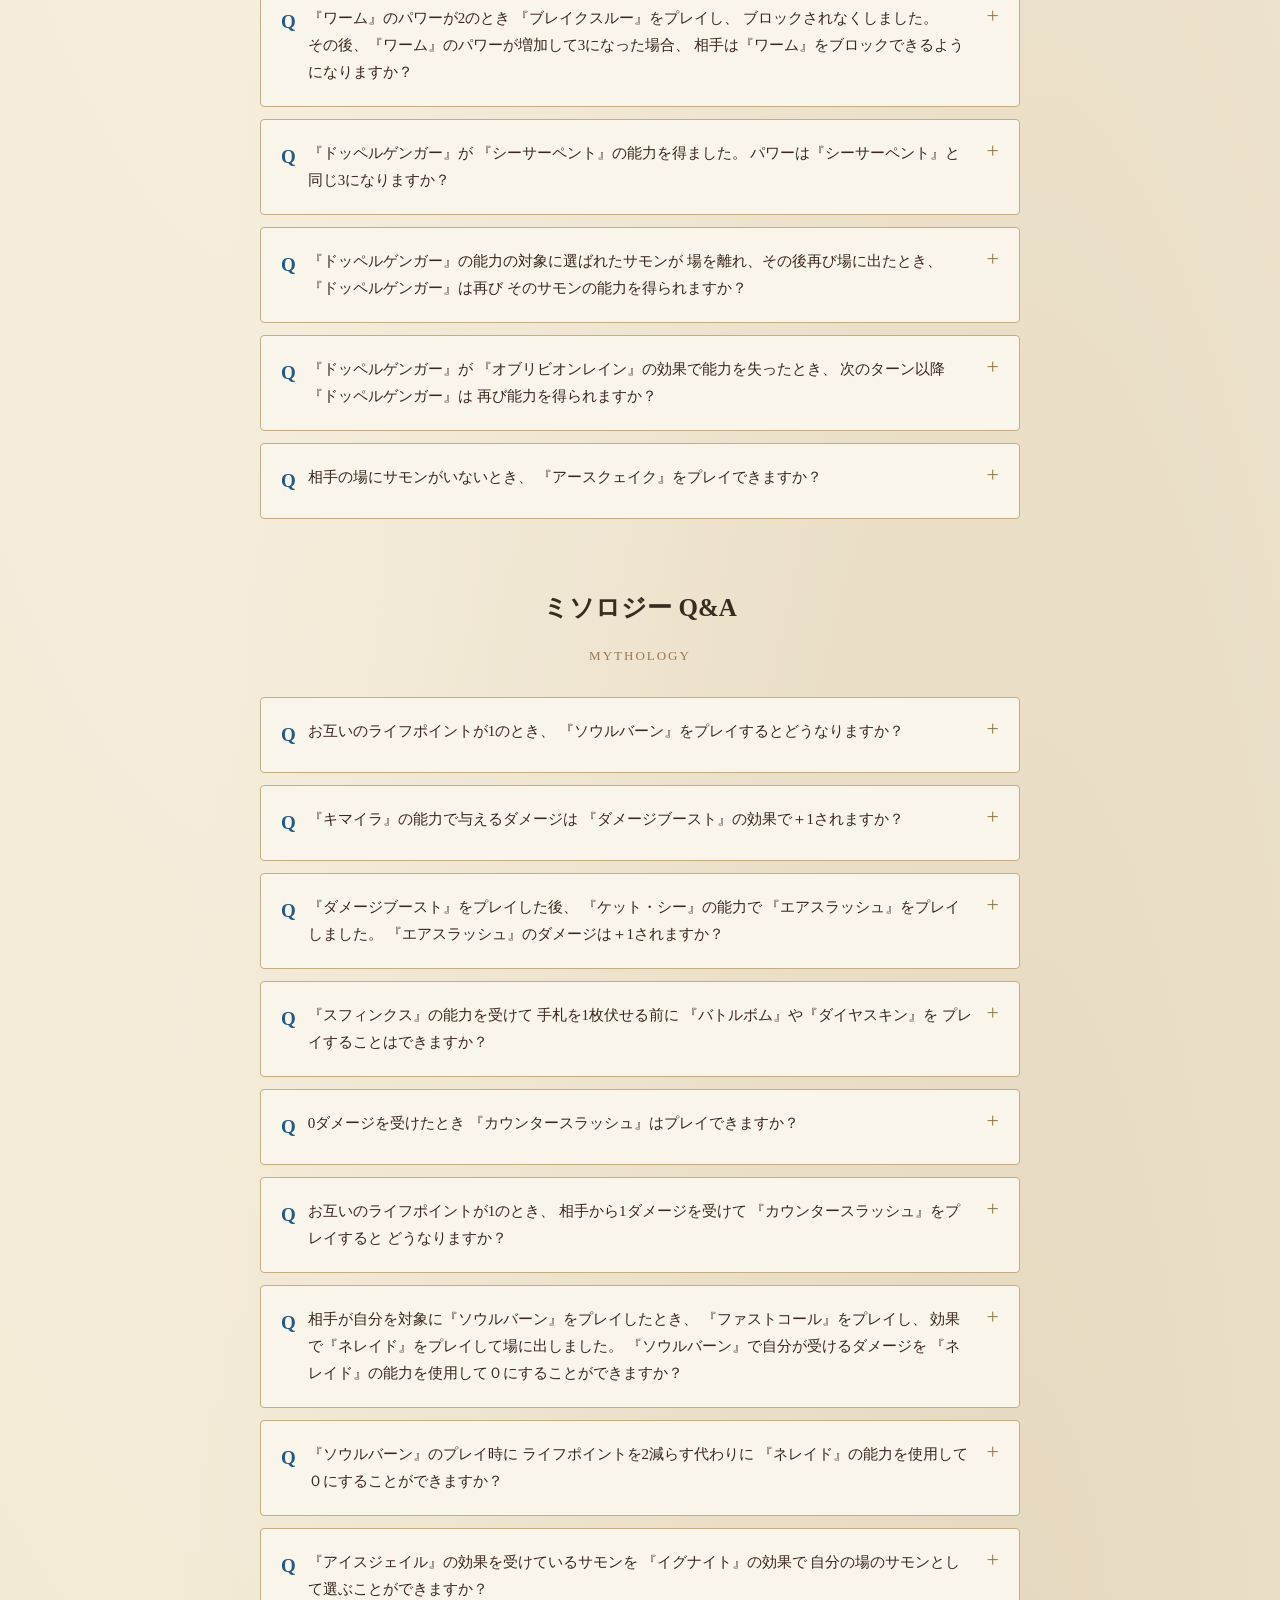
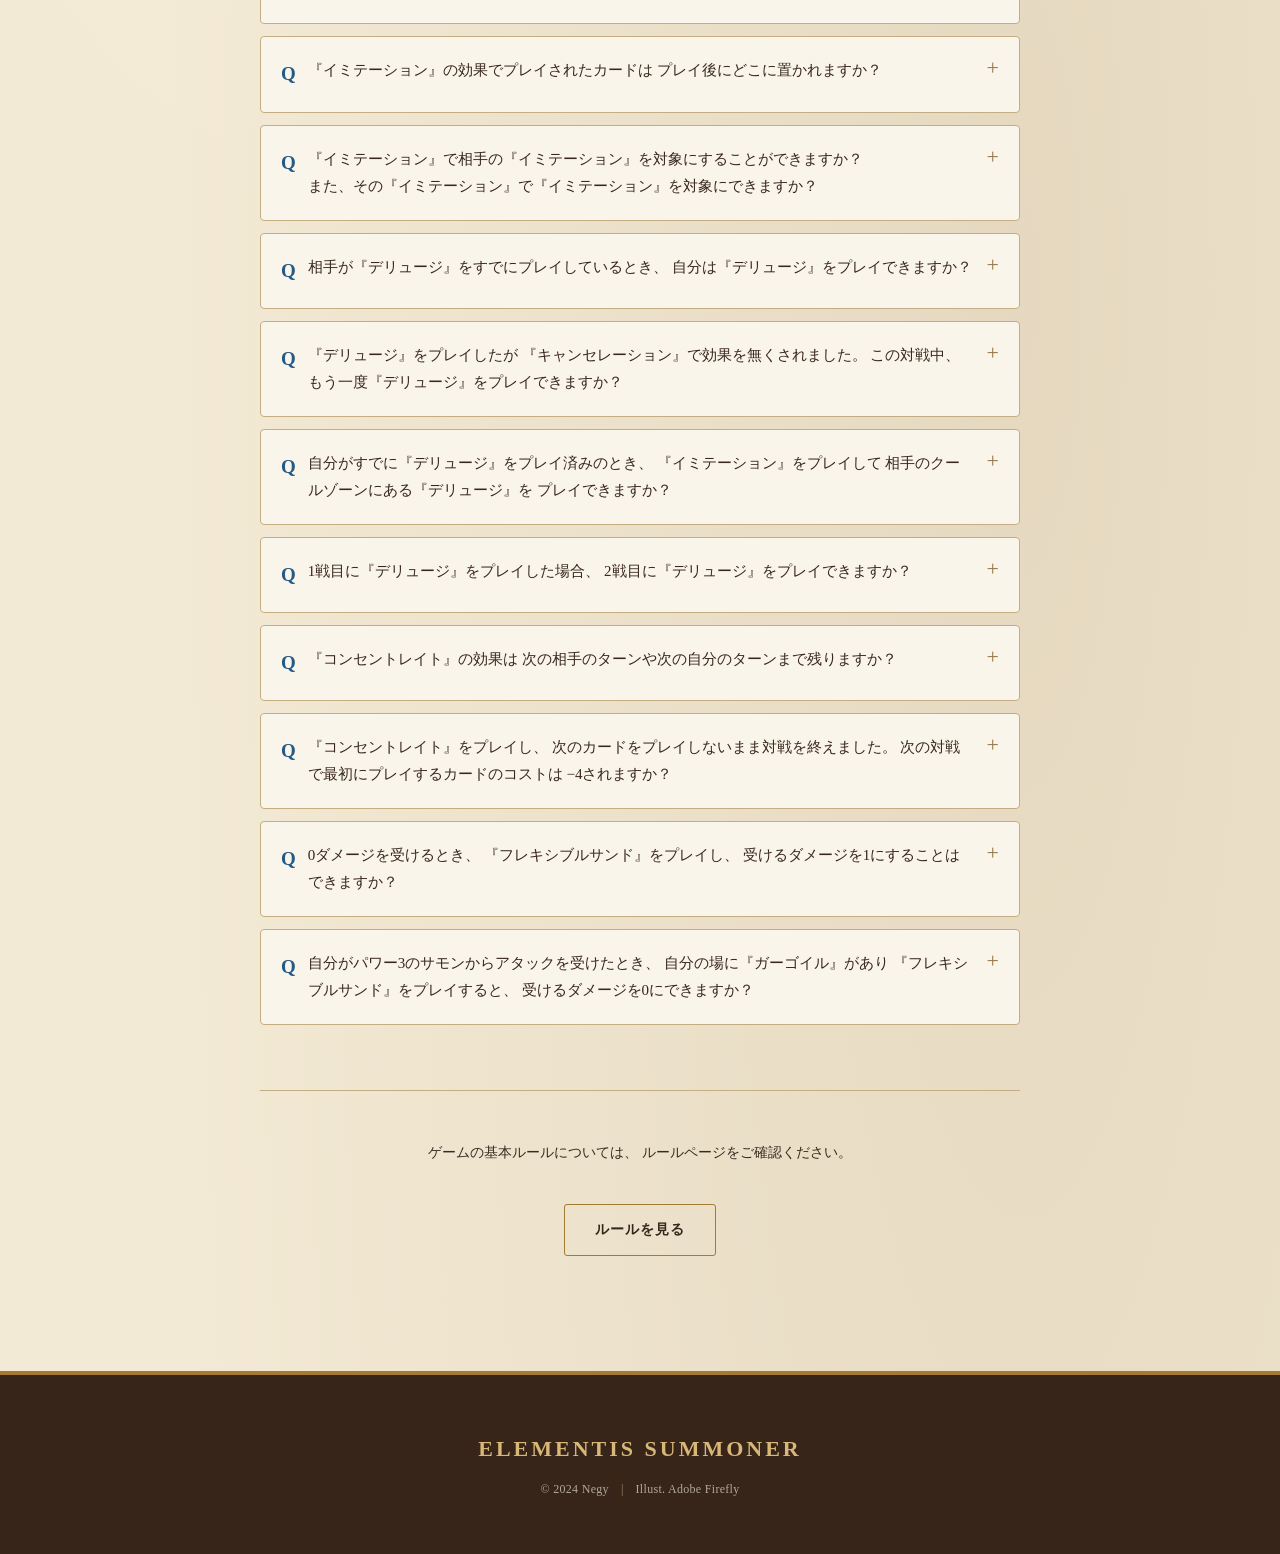
<file: faq.html>
<!DOCTYPE html>
<html lang="ja">

<head>

  <meta charset="UTF-8">

  <meta name="viewport"
        content="width=device-width, initial-scale=1.0">

  <title>よくある質問 | Elementis Summoner</title>

  <link rel="stylesheet" href="./style.css">

  <script src="./script.js" defer></script>

</head>

<body>

<!-- =====================================
     ヘッダー
====================================== -->

<header class="site-header">

  <div class="header-inner">

    <a class="site-brand" href="./index.html">
      ✦ ELEMENTIS SUMMONER
    </a>

    <button
      class="menu-toggle"
      type="button"
      aria-label="メニューを開く"
      aria-controls="site-nav"
      aria-expanded="false">
      ☰
    </button>

    <nav
      id="site-nav"
      class="site-nav"
      aria-label="メインメニュー">

      <a href="./index.html#home">HOME</a>
      <a href="./index.html#about">ABOUT</a>
      <a href="./rules.html">RULE</a>
      <a href="./faq.html">Q&A</a>
      <a href="./cards.html">CARD LIST</a>
      <a href="./event.html">EVENT</a>
      <a href="./shop.html">SHOP</a>
      <a href="./play.html">PLAY</a>

    </nav>

  </div>

</header>


<main>

  <!-- =====================================
       ページタイトル
  ====================================== -->

  <section class="rule-hero">

    <span class="section-en">
      ELEMENTIS SUMMONER FAQ
    </span>

    <h1>よくある質問</h1>

    <p>Q&A</p>

    <div class="heading-line">✦</div>

  </section>


  <div class="faq-container">

    <!-- =====================================
         ページ説明
    ====================================== -->

    <div class="faq-introduction">

      <p>
        Elementis Summonerの基本ルールや
        カードの効果について、
        よくある質問と回答をまとめています。
      </p>

    </div>



<!-- =====================================
     Q&A カテゴリー
===================================== -->

<nav class="faq-category-nav" aria-label="Q&Aカテゴリー">

    <a href="#faq-rules">
        基本ルール
    </a>

    <a href="#faq-basic">
        ベーシック
    </a>

    <a href="#faq-folklore">
        フォークロア
    </a>

    <a href="#faq-mythology">
        ミソロジー
    </a>

</nav>


<!-- =====================================
     基本ルール Q&A
===================================== -->

<section
  id="faq-rules"
  class="faq-section">

  <h2>基本ルール Q&A</h2>

  <p class="faq-section-en">
    BASIC RULES
  </p>

    <div class="faq-list">

    <!-- Q&A 1 -->

    <details class="faq-item">

      <summary>
        <span class="faq-question-mark">Q</span>

        <span class="faq-question-text">
          自分のコストゾーンに伏せたカードを確認しても良いですか？
        </span>
      </summary>

      <div class="faq-answer">

        <span class="faq-answer-mark">A</span>

        <p>
          自分のコストゾーンに伏せたカードはいつでも確認できます。
        </p>

      </div>

    </details>


    <!-- Q&A 2 -->

    <details class="faq-item">

      <summary>
        <span class="faq-question-mark">Q</span>

        <span class="faq-question-text">
          複数体のサモンで同時にブロックできますか？
        </span>
      </summary>

      <div class="faq-answer">

        <span class="faq-answer-mark">A</span>

        <p>
          複数体ではブロックできません。
          プレイヤーにアタックしたサモン1体に対して、
          1体のみブロックを行えます。
        </p>

      </div>

    </details>

    </div>

</section>


<!-- =====================================
     ベーシック Q&A
===================================== -->

<section
  id="faq-basic"
  class="faq-section">

  <h2>ベーシック Q&A</h2>

  <p class="faq-section-en">
    BASIC
  </p>

  <div class="faq-list">

      <summary>
        <span class="faq-question-mark">Q</span>

        <span class="faq-question-text">
          自分の場に『ノーム』があるとき、
          相手のターンにプレイする『ストーンガード』の
          コストも−1されますか？
        </span>
      </summary>

      <div class="faq-answer">

        <span class="faq-answer-mark">A</span>

        <p>
          『ストーンガード』は【土】属性のカードのため、
          コストは−1されます。
          場に出ているサモンの能力は自分のターンでも
          相手のターンでも効果があります。
        </p>

      </div>

    </details>


    <!-- Q&A 4 -->

    <details class="faq-item">

      <summary>
        <span class="faq-question-mark">Q</span>

        <span class="faq-question-text">
          バトル中に『バーニングエナジー』をプレイして
          パワーを＋2することはできますか？
        </span>
      </summary>

      <div class="faq-answer">

        <span class="faq-answer-mark">A</span>

        <p>
          バトル中にマギアをプレイすることはできません。
        </p>

      </div>

    </details>


    <!-- Q&A 5 -->

    <details class="faq-item">

      <summary>
        <span class="faq-question-mark">Q</span>

        <span class="faq-question-text">
          『ガーゴイル』が相手のカードからダメージを受ける時、
          受けるダメージは−1されますか？
        </span>
      </summary>

      <div class="faq-answer">

        <span class="faq-answer-mark">A</span>

        <p>
          『ガーゴイル』が受けるダメージは−1されません。
          『ガーゴイル』がダメージを−1できるのは
          自分（プレイヤー）へのダメージのみです。
        </p>

      </div>

    </details>


    <!-- Q&A 6 -->

    <details class="faq-item">

      <summary>
        <span class="faq-question-mark">Q</span>

        <span class="faq-question-text">
          ヨコ向きの『ゴーレム』が相手サモンにアタックされて
          バトルする時、『ゴーレム』はダメージを受けますか？
        </span>
      </summary>

      <div class="faq-answer">

        <span class="faq-answer-mark">A</span>

        <p>
          『ゴーレム』がブロックをしたわけではないので、
          バトルでダメージを受けます。
        </p>

      </div>

    </details>


    <!-- Q&A 7 -->

    <details class="faq-item">

      <summary>
        <span class="faq-question-mark">Q</span>

        <span class="faq-question-text">
          『グリフォン』（パワー 3）を対象に
          『ファイアボール』をプレイして1ダメージを与えた後、
          『ロックスパイク』で2ダメージを与えて
          グリフォンをクールゾーンに送ることはできますか？
        </span>
      </summary>

      <div class="faq-answer">

        <span class="faq-answer-mark">A</span>

        <p>
          ダメージは蓄積しないため、
          クールゾーンに送ることはできません。
          サモンは1枚のカードからパワー以上の値の
          ダメージを受けるとクールゾーンに送られます。
        </p>

      </div>

    </details>


    <!-- Q&A 8 -->

    <details class="faq-item">

      <summary>
        <span class="faq-question-mark">Q</span>

        <span class="faq-question-text">
          サモンを対象にプレイされた『パイロフレイム』の
          ダメージを『ウォーターバリア』で
          0にすることができますか？
        </span>
      </summary>

      <div class="faq-answer">

        <span class="faq-answer-mark">A</span>

        <p>
          『ウォーターバリア』をプレイできません。
          『ウォーターバリア』をプレイできるのは、
          自分（プレイヤー）が【火】マギアで
          ダメージを受けるときのみです。
        </p>

      </div>

    </details>


    <!-- Q&A 9 -->

    <details class="faq-item">

      <summary>
        <span class="faq-question-mark">Q</span>

        <span class="faq-question-text">
          『グリフォン』（パワー 3）が相手の
          『パイロフレイム』で3ダメージを受けるとき、
          『リキッドヴェール』をプレイして
          ダメージを−2しました。
          『グリフォン』はどうなりますか？
        </span>
      </summary>

      <div class="faq-answer">

        <span class="faq-answer-mark">A</span>

        <p>
          3ダメージから2ダメージを引き、
          『パイロフレイム』から受けるダメージは1になります。
          『グリフォン』のパワー 3より小さい値の
          ダメージのため、『グリフォン』は場に残ります。
        </p>

      </div>

    </details>


  </div>

</section>




<!-- =====================================
     フォークロア Q&A
====================================== -->

<section
  id="faq-folklore"
  class="faq-section">

  <h2>フォークロア Q&A</h2>

  <p class="faq-section-en">
    FOLKLORE
  </p>


  <div class="faq-list">


    <!-- Q&A 1 -->

    <details class="faq-item">

      <summary>
        <span class="faq-question-mark">Q</span>

        <span class="faq-question-text">
          『マグナブレイズ』のプレイ時、
          プレイした『マグナブレイズ』も
          クールゾーンにある【火】カードとして数えますか？
        </span>
      </summary>

      <div class="faq-answer">

        <span class="faq-answer-mark">A</span>

        <p>
          数えません。<br>
          プレイされたマギアは効果の処理が終わった後で
          クールゾーンに置かれます。
        </p>

      </div>

    </details>


    <!-- Q&A 2 -->

    <details class="faq-item">

      <summary>
        <span class="faq-question-mark">Q</span>

        <span class="faq-question-text">
          自分のクールゾーンに【火】カードが無いとき、
          『マグナブレイズ』をプレイできますか？
        </span>
      </summary>

      <div class="faq-answer">

        <span class="faq-answer-mark">A</span>

        <p>
          プレイできますが、
          ダメージを与えることはできません。
        </p>

      </div>

    </details>


    <!-- Q&A 3 -->

    <details class="faq-item">

      <summary>
        <span class="faq-question-mark">Q</span>

        <span class="faq-question-text">
          一度アタックした『ヴァンパイア』が
          能力でタテ向きになりました。<br>
          このターンもう1度『ヴァンパイア』で
          アタックできますか？
        </span>
      </summary>

      <div class="faq-answer">

        <span class="faq-answer-mark">A</span>

        <p>
          もう1度アタックすることができます。<br>
          アタックの回数に制限はありません。
        </p>

      </div>

    </details>


    <!-- Q&A 4 -->

    <details class="faq-item">

      <summary>
        <span class="faq-question-mark">Q</span>

        <span class="faq-question-text">
          『ヴァンパイア』が『マンドラゴラ』とバトルし、
          『マンドラゴラ』がクールゾーンに置かれました。<br>
          『マンドラゴラ』の能力で
          『ヴァンパイア』を対象にしたとき、
          『ヴァンパイア』のカードの向きはどうなりますか？
        </span>
      </summary>

      <div class="faq-answer">

        <span class="faq-answer-mark">A</span>

        <p>
          タイミングが同じ能力の処理は、
          ターンを行っているプレイヤーのカードを
          先に行います。<br><br>

          『ヴァンパイア』がアタックした場合は、
          『ヴァンパイア』→『マンドラゴラ』の順に処理し、
          ヨコ向きになります。<br><br>

          『マンドラゴラ』がアタックした場合は、
          『マンドラゴラ』→『ヴァンパイア』の順に処理し、
          タテ向きになります。
        </p>

      </div>

    </details>


    <!-- Q&A 5 -->

    <details class="faq-item">

      <summary>
        <span class="faq-question-mark">Q</span>

        <span class="faq-question-text">
          『ヒッポグリフ』は場に出したターンに
          クールゾーンに置かれたとき、
          ターン終了時に手札に戻せますか？
        </span>
      </summary>

      <div class="faq-answer">

        <span class="faq-answer-mark">A</span>

        <p>
          場から手札に戻す能力のため、
          クールゾーンから戻すことはできません。
        </p>

      </div>

    </details>


    <!-- Q&A 6 -->

    <details class="faq-item">

      <summary>
        <span class="faq-question-mark">Q</span>

        <span class="faq-question-text">
          すでに能力を使用した自分の『ケット・シー』を
          『トルネード』で手札に戻し、
          再び場に出した時、
          『ケット・シー』はもう一度能力を使えますか？
        </span>
      </summary>

      <div class="faq-answer">

        <span class="faq-answer-mark">A</span>

        <p>
          能力を使うことができます。<br>
          サモンは一度場を離れ、
          再び場に出た時は別のサモンとして扱われます。
        </p>

      </div>

    </details>


    <!-- Q&A 7 -->

    <details class="faq-item">

      <summary>
        <span class="faq-question-mark">Q</span>

        <span class="faq-question-text">
          『ジャックフロスト』が相手の場にあるとき、
          『ケット・シー』の能力や
          『ファストコール』の効果によって
          プレイするカードもプレイ枚数に数えますか？
        </span>
      </summary>

      <div class="faq-answer">

        <span class="faq-answer-mark">A</span>

        <p>
          能力や効果によるプレイもプレイ枚数に数えます。<br>
          2枚目に『ファストコール』をプレイした場合、
          効果でのサモンのプレイは3枚目となるので
          プレイできず、効果が無くなります。
        </p>

      </div>

    </details>


    <!-- Q&A 8 -->

    <details class="faq-item">

      <summary>
        <span class="faq-question-mark">Q</span>

        <span class="faq-question-text">
          『ワーム』（パワー3の状態）のアタックに対して
          『マルチシールド』（受けるダメージ−2）を
          プレイしました。<br>
          受けるダメージはどうなりますか？
        </span>
      </summary>

      <div class="faq-answer">

        <span class="faq-answer-mark">A</span>

        <p>
          アタックによりサモンがプレイヤーに与えるダメージは、
          「プレイヤーにアタックしたとき」の処理が
          全て終了したときに確定します。<br><br>

          『マルチシールド』がプレイできる条件のタイミングでは、
          アタックで与えるダメージは3で確定しているため、
          3から−2の計算を行い1ダメージを受けます。<br><br>

          『マルチシールド』の効果の処理が終わった後、
          クールゾーンの枚数が1枚増えて
          『ワーム』のパワーが4になります。
        </p>

      </div>

    </details>


    <!-- Q&A 9 -->

    <details class="faq-item">

      <summary>
        <span class="faq-question-mark">Q</span>

        <span class="faq-question-text">
          『ワーム』（パワー2の状態）のアタックを
          『マーフォーク』（パワー1）でブロックしました。<br>
          バトル開始時に『ヒートストレングス』をプレイし、
          『マーフォーク』のパワーを＋2したとき、
          バトル結果はどうなりますか？
        </span>
      </summary>

      <div class="faq-answer">

        <span class="faq-answer-mark">A</span>

        <p>
          バトルで与えるダメージは、
          「バトル開始時」の処理が
          全て終了したときに確定します。<br><br>

          バトル開始時にプレイされた
          『ヒートストレングス』の効果で
          『マーフォーク』のパワーは3になり、
          クールゾーンの枚数が1枚増えるため
          『ワーム』のパワーも3になります。<br><br>

          バトル開始時の処理が全て終了し、
          お互い与えるダメージは3で確定され、
          両者ともクールゾーンに送られます。
        </p>

      </div>

    </details>


    <!-- Q&A 10 -->

    <details class="faq-item">

      <summary>
        <span class="faq-question-mark">Q</span>

        <span class="faq-question-text">
          『ワーム』のパワーが2のとき
          『ブレイクスルー』をプレイし、
          ブロックされなくしました。<br>
          その後、『ワーム』のパワーが増加して3になった場合、
          相手は『ワーム』をブロックできるようになりますか？
        </span>
      </summary>

      <div class="faq-answer">

        <span class="faq-answer-mark">A</span>

        <p>
          相手は『ワーム』のアタックを
          ブロックすることができます。
        </p>

      </div>

    </details>


    <!-- Q&A 11 -->

    <details class="faq-item">

      <summary>
        <span class="faq-question-mark">Q</span>

        <span class="faq-question-text">
          『ドッペルゲンガー』が
          『シーサーペント』の能力を得ました。
          パワーは『シーサーペント』と同じ3になりますか？
        </span>
      </summary>

      <div class="faq-answer">

        <span class="faq-answer-mark">A</span>

        <p>
          『ドッペルゲンガー』のパワーは1のままです。
          パワーは能力ではありません。
        </p>

      </div>

    </details>


    <!-- Q&A 12 -->

    <details class="faq-item">

      <summary>
        <span class="faq-question-mark">Q</span>

        <span class="faq-question-text">
          『ドッペルゲンガー』の能力の対象に選ばれたサモンが
          場を離れ、その後再び場に出たとき、
          『ドッペルゲンガー』は再び
          そのサモンの能力を得られますか？
        </span>
      </summary>

      <div class="faq-answer">

        <span class="faq-answer-mark">A</span>

        <p>
          能力を得ることができません。<br>
          サモンは一度場を離れ、
          再び場に出た時は別のサモンとして扱われます。
        </p>

      </div>

    </details>


    <!-- Q&A 13 -->

    <details class="faq-item">

      <summary>
        <span class="faq-question-mark">Q</span>

        <span class="faq-question-text">
          『ドッペルゲンガー』が
          『オブリビオンレイン』の効果で能力を失ったとき、
          次のターン以降『ドッペルゲンガー』は
          再び能力を得られますか？
        </span>
      </summary>

      <div class="faq-answer">

        <span class="faq-answer-mark">A</span>

        <p>
          『ドッペルゲンガー』が場に出たときに
          選んだサモンが場にあれば、
          再びそのサモンの能力を得ます。
        </p>

      </div>

    </details>


    <!-- Q&A 14 -->

    <details class="faq-item">

      <summary>
        <span class="faq-question-mark">Q</span>

        <span class="faq-question-text">
          相手の場にサモンがいないとき、
          『アースクェイク』をプレイできますか？
        </span>
      </summary>

      <div class="faq-answer">

        <span class="faq-answer-mark">A</span>

        <p>
          相手を対象にするため、サモンが場にいなくてもプレイできます。
        </p>

      </div>

    </details>

  </div>

</section>



<!-- =====================================
     ミソロジー Q&A
====================================== -->

<section
  id="faq-mythology"
  class="faq-section">

  <h2>ミソロジー Q&A</h2>

  <p class="faq-section-en">
    MYTHOLOGY
  </p>


  <div class="faq-list">


    <!-- Q&A 1 -->

    <details class="faq-item">

      <summary>
        <span class="faq-question-mark">Q</span>

        <span class="faq-question-text">
          お互いのライフポイントが1のとき、
          『ソウルバーン』をプレイするとどうなりますか？
        </span>
      </summary>

      <div class="faq-answer">

        <span class="faq-answer-mark">A</span>

        <p>
          プレイ時に自分のライフポイントを2減らした時点で、
          自分が敗北します。
        </p>

      </div>

    </details>


    <!-- Q&A 2 -->

    <details class="faq-item">

      <summary>
        <span class="faq-question-mark">Q</span>

        <span class="faq-question-text">
          『キマイラ』の能力で与えるダメージは
          『ダメージブースト』の効果で＋1されますか？
        </span>
      </summary>

      <div class="faq-answer">

        <span class="faq-answer-mark">A</span>

        <p>
          ダメージは＋1され、2ダメージになります。<br><br>
          サモンのアタックで与えるダメージだけではなく、
          能力で与えるダメージも＋1されます。
        </p>

      </div>

    </details>


    <!-- Q&A 3 -->

    <details class="faq-item">

      <summary>
        <span class="faq-question-mark">Q</span>

        <span class="faq-question-text">
          『ダメージブースト』をプレイした後、
          『ケット・シー』の能力で
          『エアスラッシュ』をプレイしました。
          『エアスラッシュ』のダメージは＋1されますか？
        </span>
      </summary>

      <div class="faq-answer">

        <span class="faq-answer-mark">A</span>

        <p>
          『エアスラッシュ』のダメージは＋1されません。<br><br>
          『ケット・シー』の能力はマギアをプレイすることであり、
          『ケット・シー』がダメージを与えているわけではありません。
        </p>

      </div>

    </details>


    <!-- Q&A 4 -->

    <details class="faq-item">

      <summary>
        <span class="faq-question-mark">Q</span>

        <span class="faq-question-text">
          『スフィンクス』の能力を受けて
          手札を1枚伏せる前に
          『バトルボム』や『ダイヤスキン』を
          プレイすることはできますか？
        </span>
      </summary>

      <div class="faq-answer">

        <span class="faq-answer-mark">A</span>

        <p>
          『スフィンクス』の能力は
          バトルやダメージを与えるよりも前に処理するため、
          『バトルボム』や『ダイヤスキン』を
          先にプレイすることはできません。
        </p>

      </div>

    </details>


    <!-- Q&A 5 -->

    <details class="faq-item">

      <summary>
        <span class="faq-question-mark">Q</span>

        <span class="faq-question-text">
          0ダメージを受けたとき
          『カウンタースラッシュ』はプレイできますか？
        </span>
      </summary>

      <div class="faq-answer">

        <span class="faq-answer-mark">A</span>

        <p>
          0ダメージはダメージを受けたことにならないため、
          プレイできません。
        </p>

      </div>

    </details>


    <!-- Q&A 6 -->

    <details class="faq-item">

      <summary>
        <span class="faq-question-mark">Q</span>

        <span class="faq-question-text">
          お互いのライフポイントが1のとき、
          相手から1ダメージを受けて
          『カウンタースラッシュ』をプレイすると
          どうなりますか？
        </span>
      </summary>

      <div class="faq-answer">

        <span class="faq-answer-mark">A</span>

        <p>
          自分がダメージを受けたときに
          ライフポイントが0になるため、
          その時点で敗北となり、
          『カウンタースラッシュ』はプレイできません。
        </p>

      </div>

    </details>


    <!-- Q&A 7 -->

    <details class="faq-item">

      <summary>
        <span class="faq-question-mark">Q</span>

        <span class="faq-question-text">
          相手が自分を対象に『ソウルバーン』をプレイしたとき、
          『ファストコール』をプレイし、
          効果で『ネレイド』をプレイして場に出しました。
          『ソウルバーン』で自分が受けるダメージを
          『ネレイド』の能力を使用して０にすることができますか？
        </span>
      </summary>

      <div class="faq-answer">

        <span class="faq-answer-mark">A</span>

        <p>
          『ネレイド』の能力を使用することができます。<br><br>

          「相手がカードをプレイしたとき」にプレイするカードは
          相手のカードの効果より先に効果を得ます。<br><br>

          『ソウルバーン』の効果でダメージを与える時には、
          すでに『ネレイド』が場に出ている状態のため、
          『ネレイド』の効果を使用できます。
        </p>

      </div>

    </details>


    <!-- Q&A 8 -->

    <details class="faq-item">

      <summary>
        <span class="faq-question-mark">Q</span>

        <span class="faq-question-text">
          『ソウルバーン』のプレイ時に
          ライフポイントを2減らす代わりに
          『ネレイド』の能力を使用して０にすることができますか？
        </span>
      </summary>

      <div class="faq-answer">

        <span class="faq-answer-mark">A</span>

        <p>
          「減らす」はダメージではないのでできません。
        </p>

      </div>

    </details>


    <!-- Q&A 9 -->

    <details class="faq-item">

      <summary>
        <span class="faq-question-mark">Q</span>

        <span class="faq-question-text">
          『アイスジェイル』の効果を受けているサモンを
          『イグナイト』の効果で
          自分の場のサモンとして選ぶことができますか？
        </span>
      </summary>

      <div class="faq-answer">

        <span class="faq-answer-mark">A</span>

        <p>
          対象にしているわけではないので選ぶことができます。
        </p>

      </div>

    </details>


    <!-- Q&A 10 -->

    <details class="faq-item">

      <summary>
        <span class="faq-question-mark">Q</span>

        <span class="faq-question-text">
          『イミテーション』の効果でプレイされたカードは
          プレイ後にどこに置かれますか？
        </span>
      </summary>

      <div class="faq-answer">

        <span class="faq-answer-mark">A</span>

        <p>
          相手のクールゾーンに置かれます。
        </p>

      </div>

    </details>

        <!-- Q&A 10 -->

    <details class="faq-item">

      <summary>
        <span class="faq-question-mark">Q</span>

        <span class="faq-question-text">
          『イミテーション』で相手の『イミテーション』を対象にすることができますか？<br>
          また、その『イミテーション』で『イミテーション』を対象にできますか？
        </span>
      </summary>

      <div class="faq-answer">

        <span class="faq-answer-mark">A</span>

        <p>
          相手のクールゾーンに『イミテーション』以外のマギアがあり、そのマギアが適正な対象をとれるなら『イミテーション』を対象にすることができます。<br>
相手のクールゾーンの『イミテーション』をプレイ時、その『イミテーション』は効果を得るまでクールゾーンを離れるため、『イミテーション』を連続で対象にとることはできません。
          

        </p>

      </div>

    </details>


    <!-- Q&A 11 -->

    <details class="faq-item">

      <summary>
        <span class="faq-question-mark">Q</span>

        <span class="faq-question-text">
          相手が『デリュージ』をすでにプレイしているとき、
          自分は『デリュージ』をプレイできますか？
        </span>
      </summary>

      <div class="faq-answer">

        <span class="faq-answer-mark">A</span>

        <p>
          プレイできます。<br><br>
          各プレイヤーが一度ずつプレイできます。
        </p>

      </div>

    </details>


    <!-- Q&A 12 -->

    <details class="faq-item">

      <summary>
        <span class="faq-question-mark">Q</span>

        <span class="faq-question-text">
          『デリュージ』をプレイしたが
          『キャンセレーション』で効果を無くされました。
          この対戦中、もう一度『デリュージ』をプレイできますか？
        </span>
      </summary>

      <div class="faq-answer">

        <span class="faq-answer-mark">A</span>

        <p>
          プレイすることはできません。<br>
          効果を無くされても『デリュージ』はプレイ済となります。<br><br>

          また、効果の欄に赤文字で書かれている内容は
          「カードが持つルール」のため、
          効果を無くされても無くなりません。
        </p>

      </div>

    </details>


    <!-- Q&A 13 -->

    <details class="faq-item">

      <summary>
        <span class="faq-question-mark">Q</span>

        <span class="faq-question-text">
          自分がすでに『デリュージ』をプレイ済みのとき、
          『イミテーション』をプレイして
          相手のクールゾーンにある『デリュージ』を
          プレイできますか？
        </span>
      </summary>

      <div class="faq-answer">

        <span class="faq-answer-mark">A</span>

        <p>
          相手のカードであっても
          『デリュージ』という名前のカードはプレイできません。
        </p>

      </div>

    </details>


    <!-- Q&A 14 -->

    <details class="faq-item">

      <summary>
        <span class="faq-question-mark">Q</span>

        <span class="faq-question-text">
          1戦目に『デリュージ』をプレイした場合、
          2戦目に『デリュージ』をプレイできますか？
        </span>
      </summary>

      <div class="faq-answer">

        <span class="faq-answer-mark">A</span>

        <p>
          プレイできます。<br><br>
          前の対戦の影響は受けません。
        </p>

      </div>

    </details>


    <!-- Q&A 15 -->

    <details class="faq-item">

      <summary>
        <span class="faq-question-mark">Q</span>

        <span class="faq-question-text">
          『コンセントレイト』の効果は
          次の相手のターンや次の自分のターンまで残りますか？
        </span>
      </summary>

      <div class="faq-answer">

        <span class="faq-answer-mark">A</span>

        <p>
          ターンが変わっても
          自分が次にカードをプレイするまで効果が残ります。
        </p>

      </div>

    </details>


    <!-- Q&A 16 -->

    <details class="faq-item">

      <summary>
        <span class="faq-question-mark">Q</span>

        <span class="faq-question-text">
          『コンセントレイト』をプレイし、
          次のカードをプレイしないまま対戦を終えました。
          次の対戦で最初にプレイするカードのコストは
          −4されますか？
        </span>
      </summary>

      <div class="faq-answer">

        <span class="faq-answer-mark">A</span>

        <p>
          コストは−4されません。<br><br>
          前の対戦の影響は受けません。
        </p>

      </div>

    </details>


    <!-- Q&A 17 -->

    <details class="faq-item">

      <summary>
        <span class="faq-question-mark">Q</span>

        <span class="faq-question-text">
          0ダメージを受けるとき、
          『フレキシブルサンド』をプレイし、
          受けるダメージを1にすることはできますか？
        </span>
      </summary>

      <div class="faq-answer">

        <span class="faq-answer-mark">A</span>

        <p>
          0ダメージは「ダメージを受けるとき」に
          該当しないため、
          『フレキシブルサンド』をプレイできません。
        </p>

      </div>

    </details>


    <!-- Q&A 18 -->

    <details class="faq-item">

      <summary>
        <span class="faq-question-mark">Q</span>

        <span class="faq-question-text">
          自分がパワー3のサモンからアタックを受けたとき、
          自分の場に『ガーゴイル』があり
          『フレキシブルサンド』をプレイすると、
          受けるダメージを0にできますか？
        </span>
      </summary>

      <div class="faq-answer">

        <span class="faq-answer-mark">A</span>

        <p>
          まず、場にある『ガーゴイル』の能力で
          受けるダメージが−1され、
          2ダメージになります。<br><br>

          その後、「自分がダメージを受ける時」が
          条件のカードをプレイできるので、
          『フレキシブルサンド』をプレイし、
          効果で1ダメージになります。
        </p>

      </div>

    </details>


  </div>

</section>

    <!-- =====================================
         ルールページへの案内
    ====================================== -->

    <div class="faq-rule-link">

      <p>
        ゲームの基本ルールについては、
        ルールページをご確認ください。
      </p>

      <a
        href="./rules.html"
        class="button button-outline">

        ルールを見る

      </a>

    </div>

  </div>

</main>


<!-- =====================================
     フッター
====================================== -->

<footer class="site-footer">

  <p class="footer-title">
    ELEMENTIS SUMMONER
  </p>

  <p class="copyright">

    <span>© 2024 Negy</span>

    <span class="copyright-separator">
      |
    </span>

    <span>Illust. Adobe Firefly</span>

  </p>

</footer>

</body>
</html>
</file>
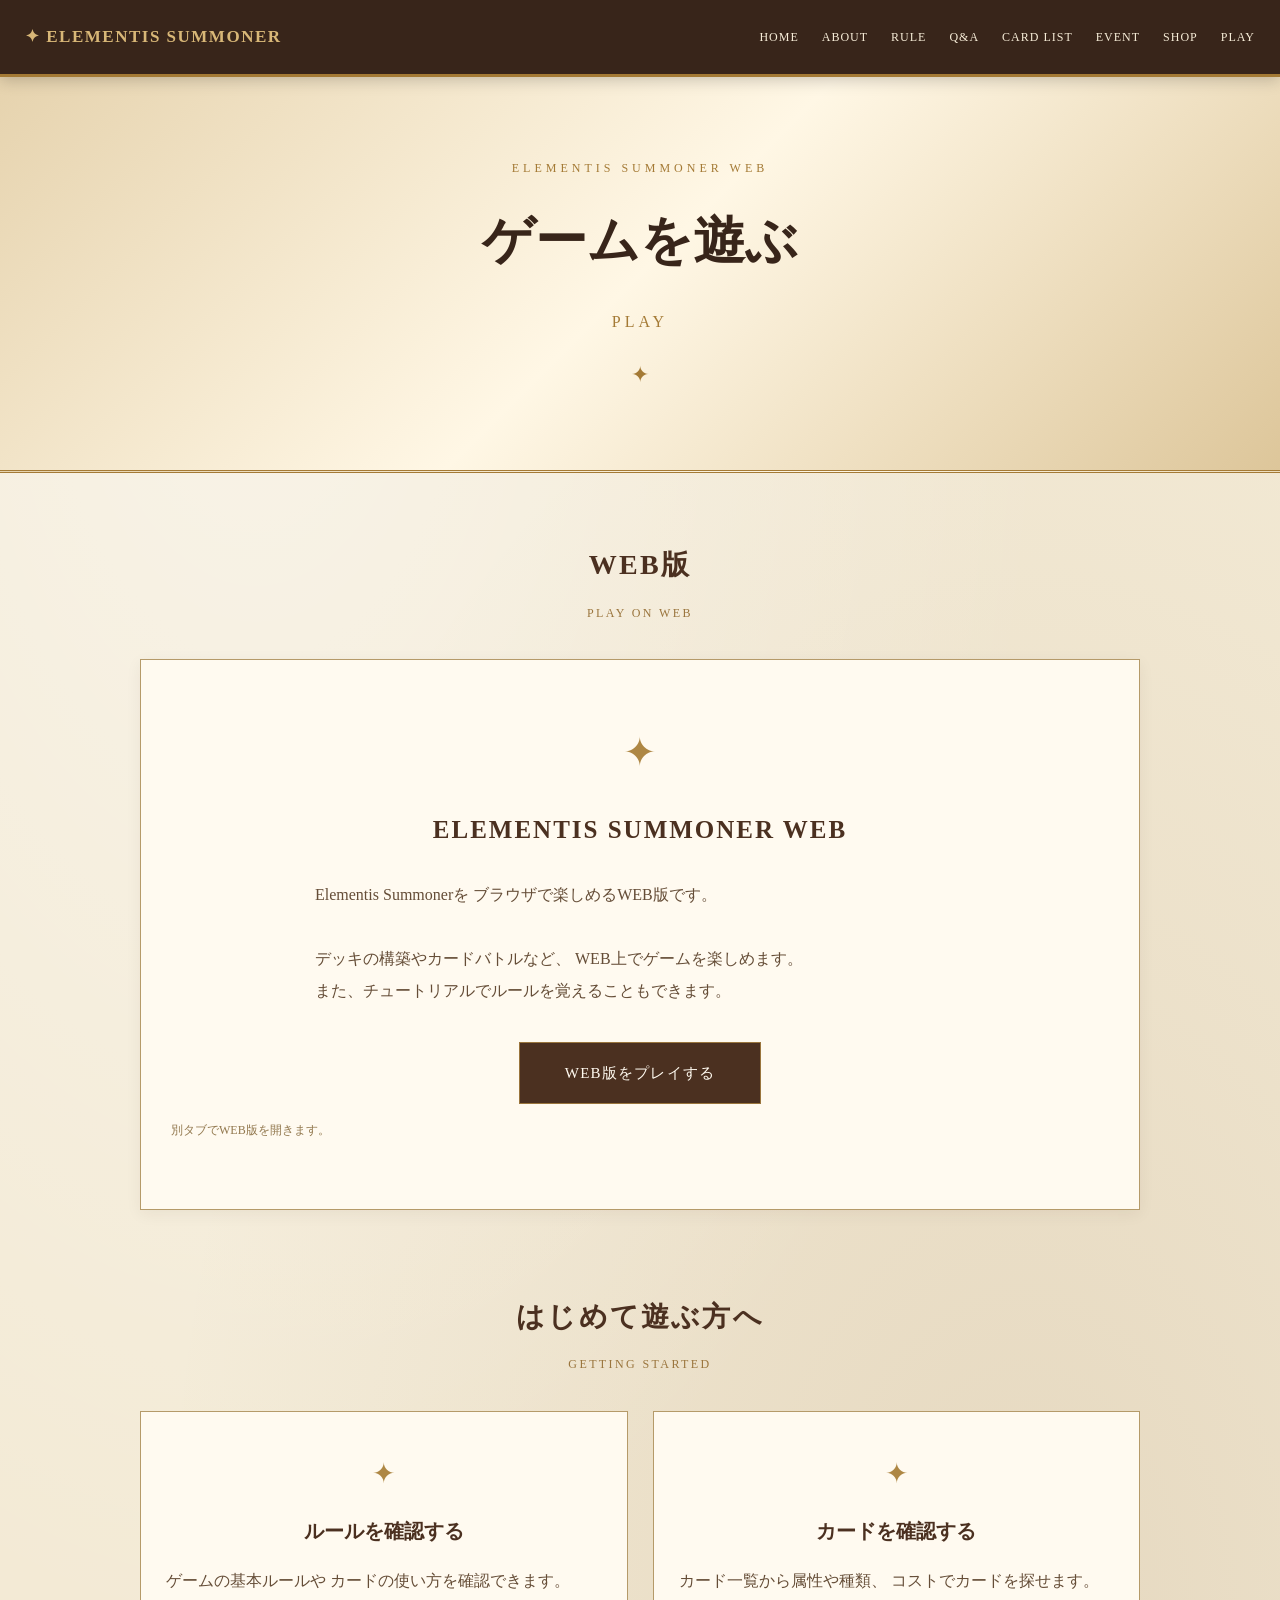
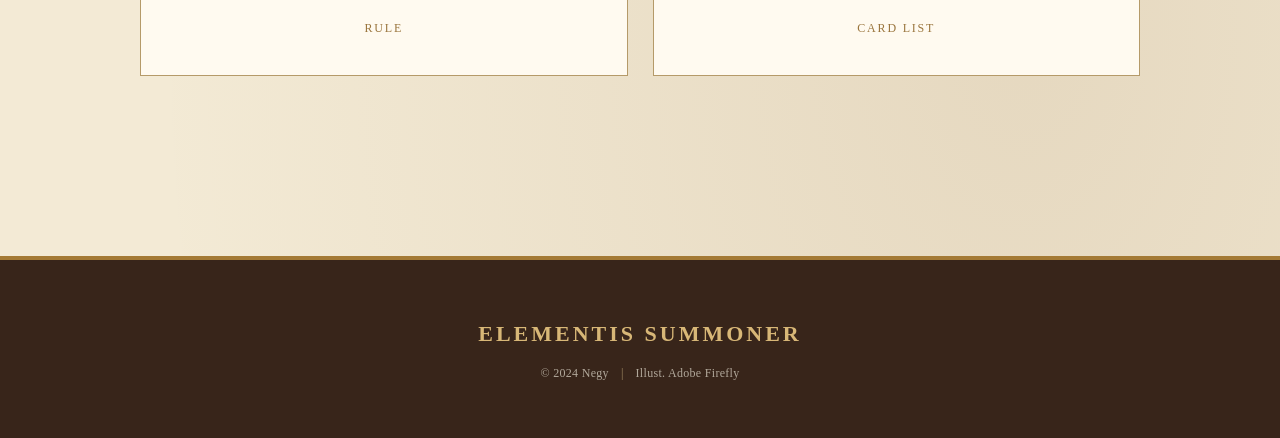
<file: play.html>
<!DOCTYPE html>
<html lang="ja">

<head>

  <meta charset="UTF-8">

  <meta name="viewport"
        content="width=device-width, initial-scale=1.0">

  <title>ゲームを遊ぶ | Elementis Summoner</title>

  <link rel="stylesheet" href="./style.css">

  <script src="./script.js" defer></script>

</head>

<body>

<header class="site-header">

  <div class="header-inner">

    <a class="site-brand" href="./index.html">
      ✦ ELEMENTIS SUMMONER
    </a>

    <button
      class="menu-toggle"
      type="button"
      aria-label="メニューを開く"
      aria-controls="site-nav"
      aria-expanded="false">
      ☰
    </button>


<nav id="site-nav" class="site-nav" aria-label="メインメニュー">

  <a href="./index.html#home">HOME</a>
  <a href="./index.html#about">ABOUT</a>

<a href="./rules.html">RULE</a>
<a href="./faq.html">Q&A</a>
<a href="./cards.html">CARD LIST</a>

  <a href="./event.html">EVENT</a>
  <a href="./shop.html">SHOP</a>
  <a href="./play.html">PLAY</a>

</nav>


  </div>

</header>


<main>

  <!-- ページタイトル -->

  <section class="rule-hero">

    <span class="section-en">
      ELEMENTIS SUMMONER WEB
    </span>

    <h1>ゲームを遊ぶ</h1>

    <p>PLAY</p>

    <div class="heading-line">✦</div>

  </section>


  <div class="play-container">

    <!-- WEB版紹介 -->

    <section class="play-section">

      <h2>WEB版</h2>

      <p class="play-section-en">
        PLAY ON WEB
      </p>

      <div class="play-web-panel">

        <div class="play-web-symbol">
          ✦
        </div>

        <h3>ELEMENTIS SUMMONER WEB</h3>

        <p class="play-web-description">

          Elementis Summonerを
          ブラウザで楽しめるWEB版です。

          <br><br>

          デッキの構築やカードバトルなど、
          WEB上でゲームを楽しめます。

          <br>
          また、チュートリアルでルールを覚えることもできます。

        </p>

        <!--
          WEB版の公開URLが確定したら
          下の href を変更してください。
        -->

        <a
          id="web-play-link"
          class="play-web-button"
          href="#"
          aria-disabled="true">

          WEB版をプレイする

        </a>

        <p id="web-play-note" class="play-web-note">
          WEB版へのリンクは準備中です。
        </p>

      </div>

    </section>


    <!-- 関連ページ -->

    <section class="play-section">

      <h2>はじめて遊ぶ方へ</h2>

      <p class="play-section-en">
        GETTING STARTED
      </p>

      <div class="play-guide-grid">

        <a
          href="./rules.html"
          class="play-guide-card">

          <div class="play-guide-symbol">
            ✦
          </div>

          <h3>ルールを確認する</h3>

          <p>
            ゲームの基本ルールや
            カードの使い方を確認できます。
          </p>

          <span>RULE</span>

        </a>


        <a
          href="./cards.html"
          class="play-guide-card">

          <div class="play-guide-symbol">
            ✦
          </div>

          <h3>カードを確認する</h3>

          <p>
            カード一覧から属性や種類、
            コストでカードを探せます。
          </p>

          <span>CARD LIST</span>

        </a>

      </div>

    </section>

  </div>

</main>


<footer class="site-footer">

    <p class="footer-title">
        ELEMENTIS SUMMONER
    </p>

    <p class="copyright">
        <span>© 2024 Negy</span>
        <span class="copyright-separator">|</span>
        <span>Illust. Adobe Firefly</span>
    </p>

</footer>


<script>

  // ====================================
  // WEB版アクセス先
  // ====================================

  const WEB_GAME_URL = "https://parfekutonegy.github.io/elementis-summoner";

  const webPlayLink =
    document.getElementById("web-play-link");

  const webPlayNote =
    document.getElementById("web-play-note");

  if (WEB_GAME_URL.trim()) {

    webPlayLink.href = WEB_GAME_URL;

    webPlayLink.removeAttribute("aria-disabled");

    webPlayLink.target = "_blank";

    webPlayLink.rel = "noopener noreferrer";

    webPlayNote.textContent =
      "別タブでWEB版を開きます。";

  } else {

    webPlayLink.addEventListener(
      "click",
      function(event) {
        event.preventDefault();
      }
    );

  }

</script>

</body>
</html>
</file>
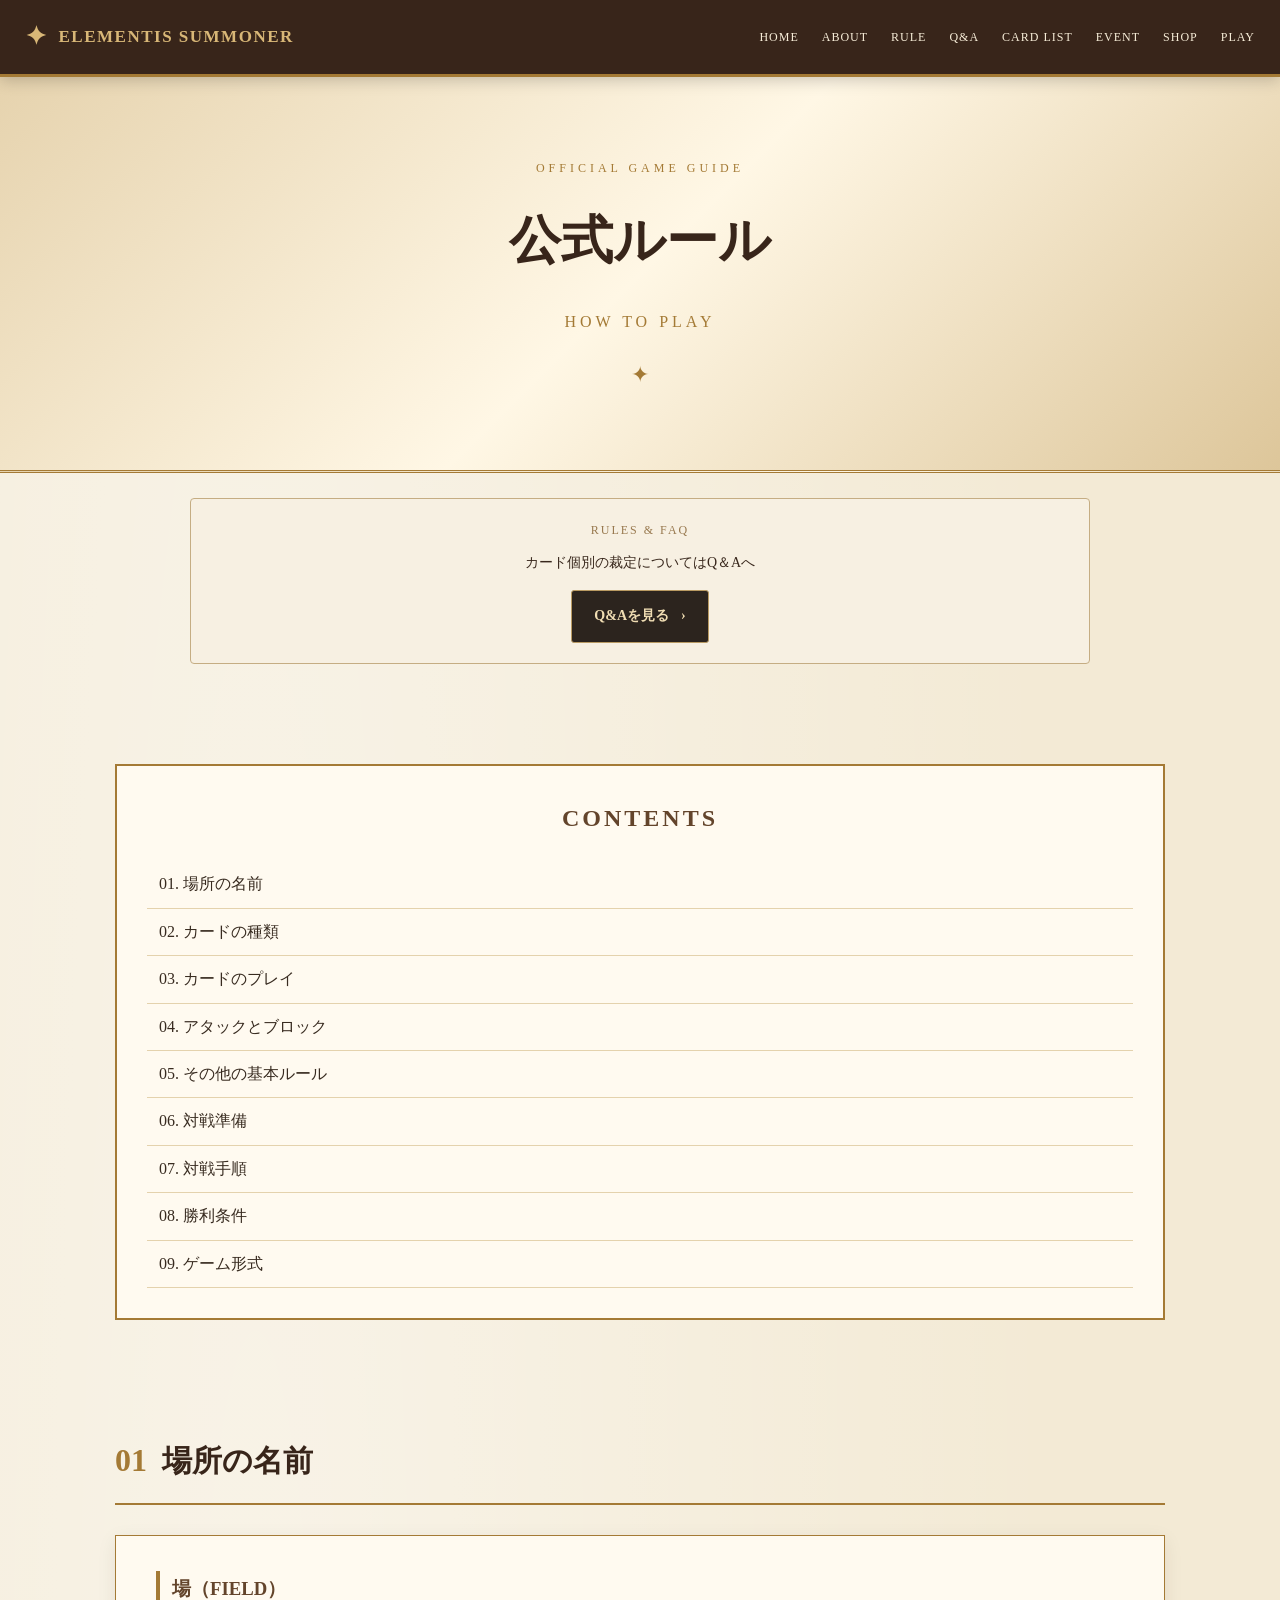
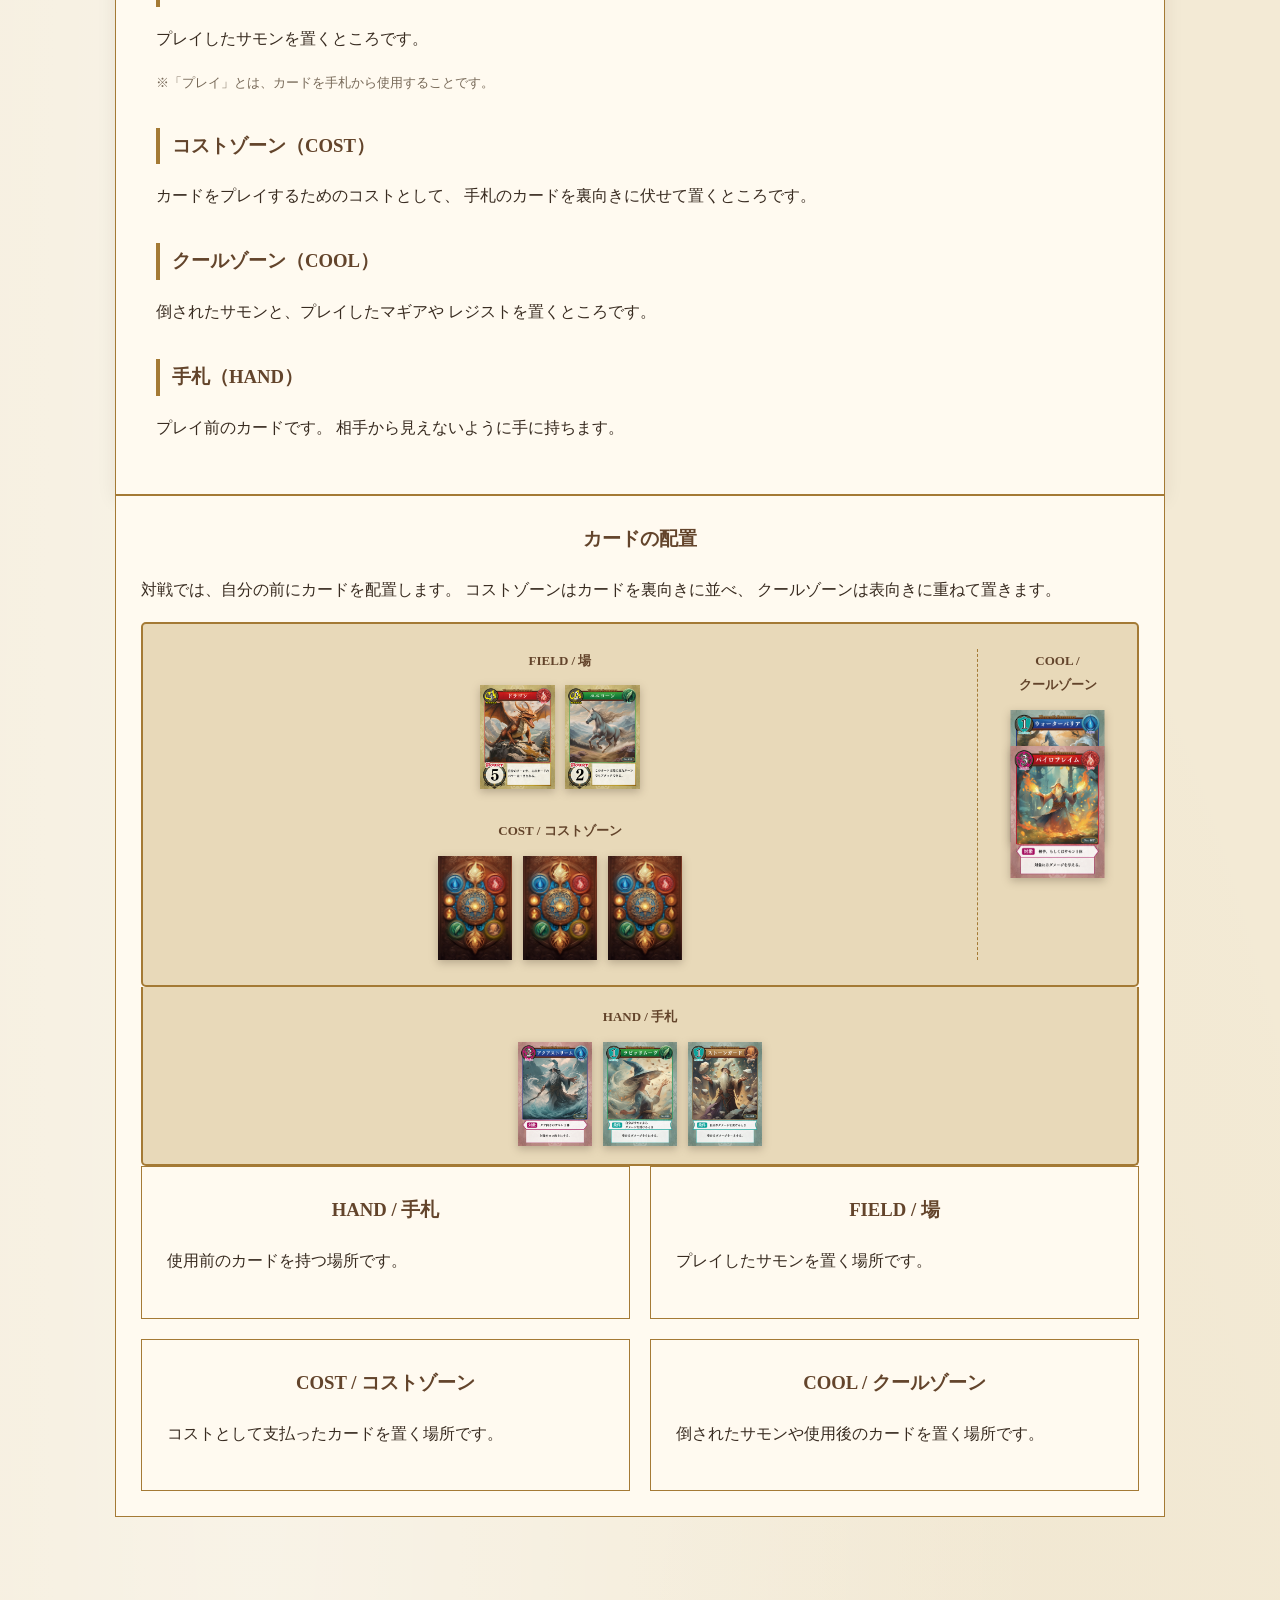
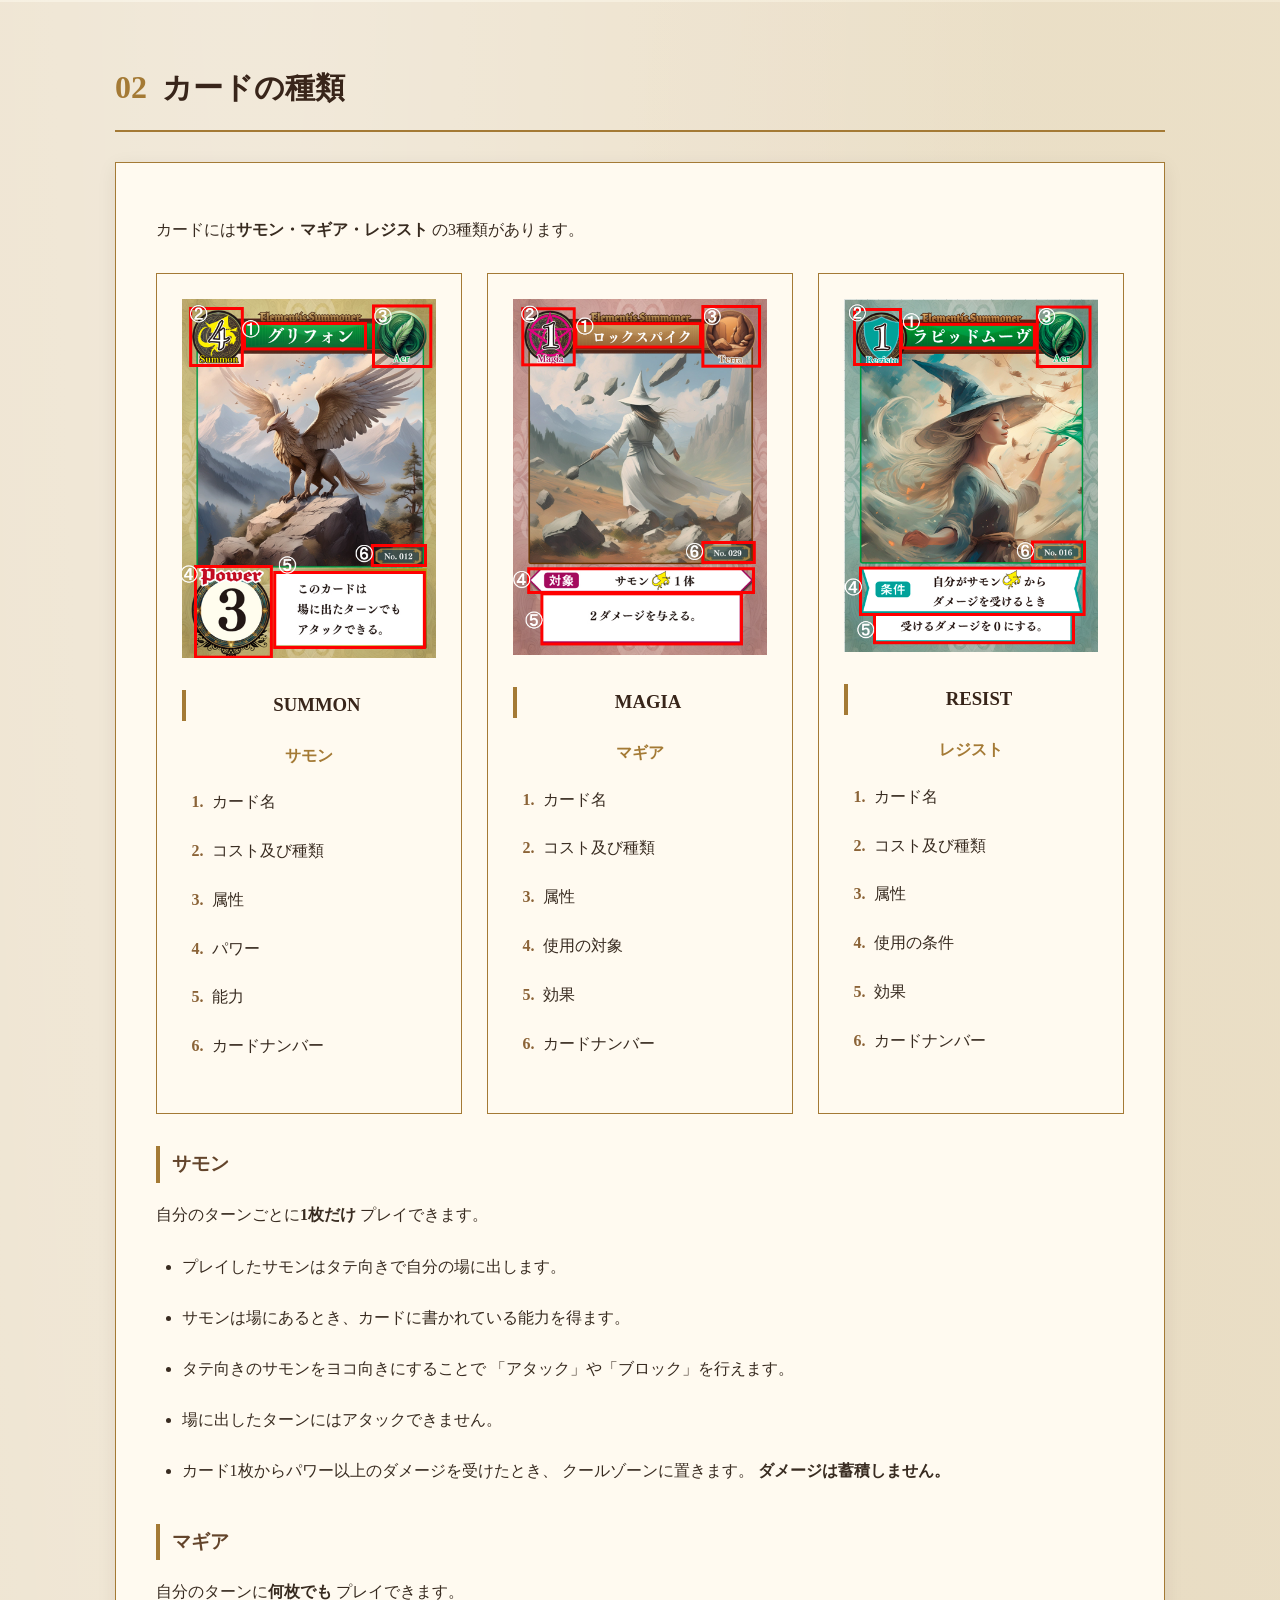
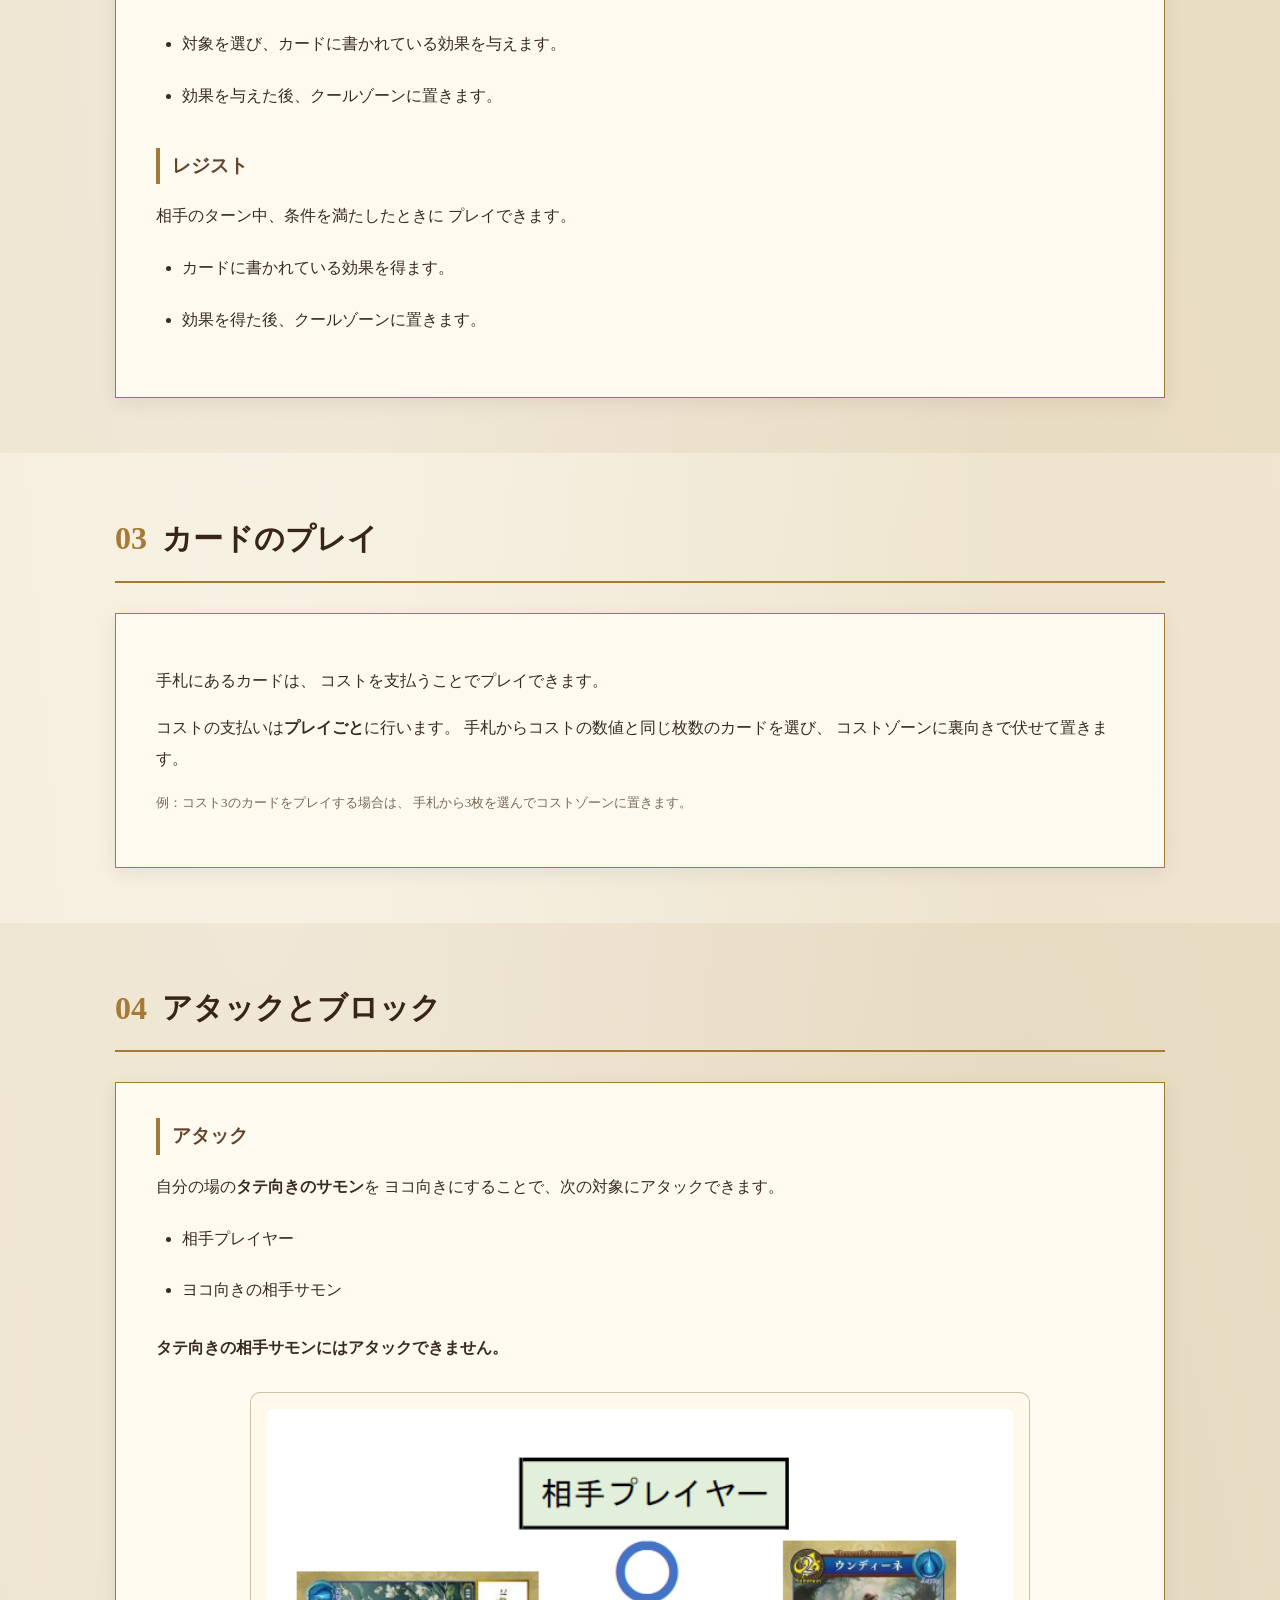
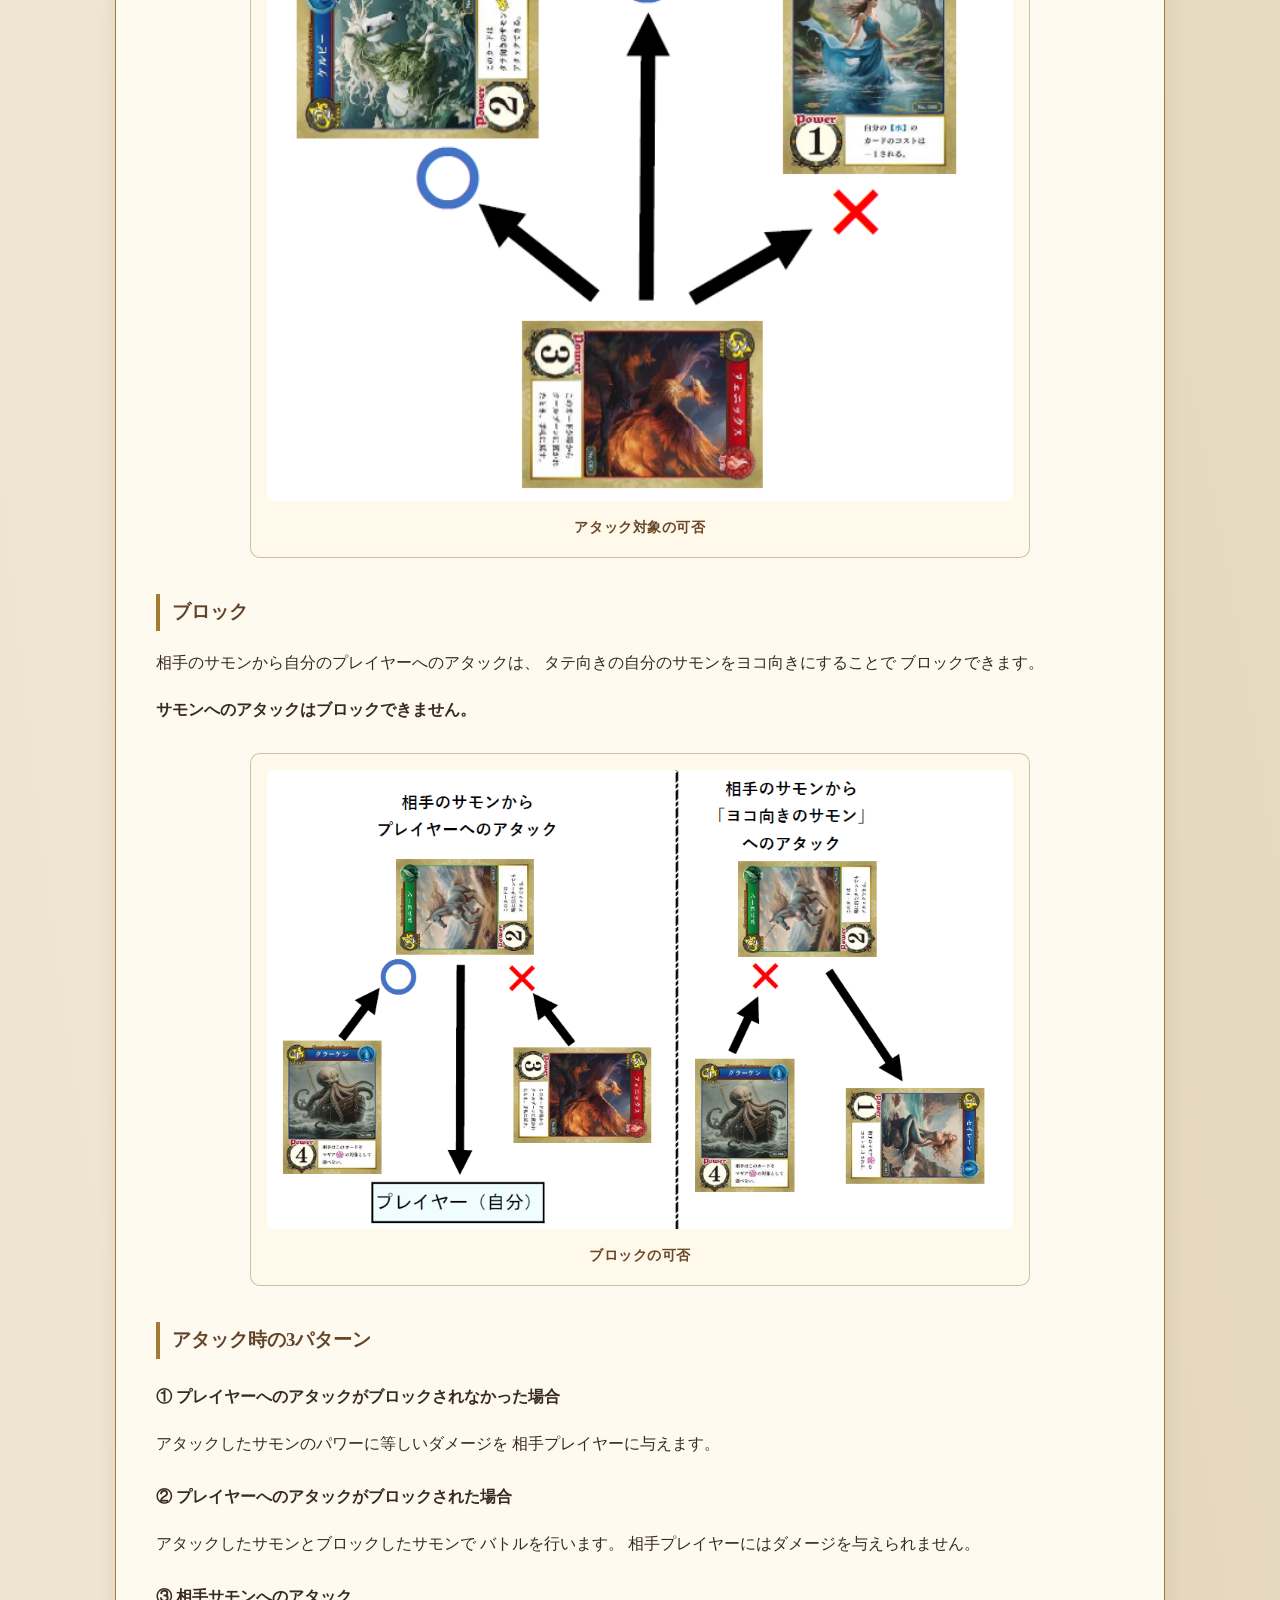
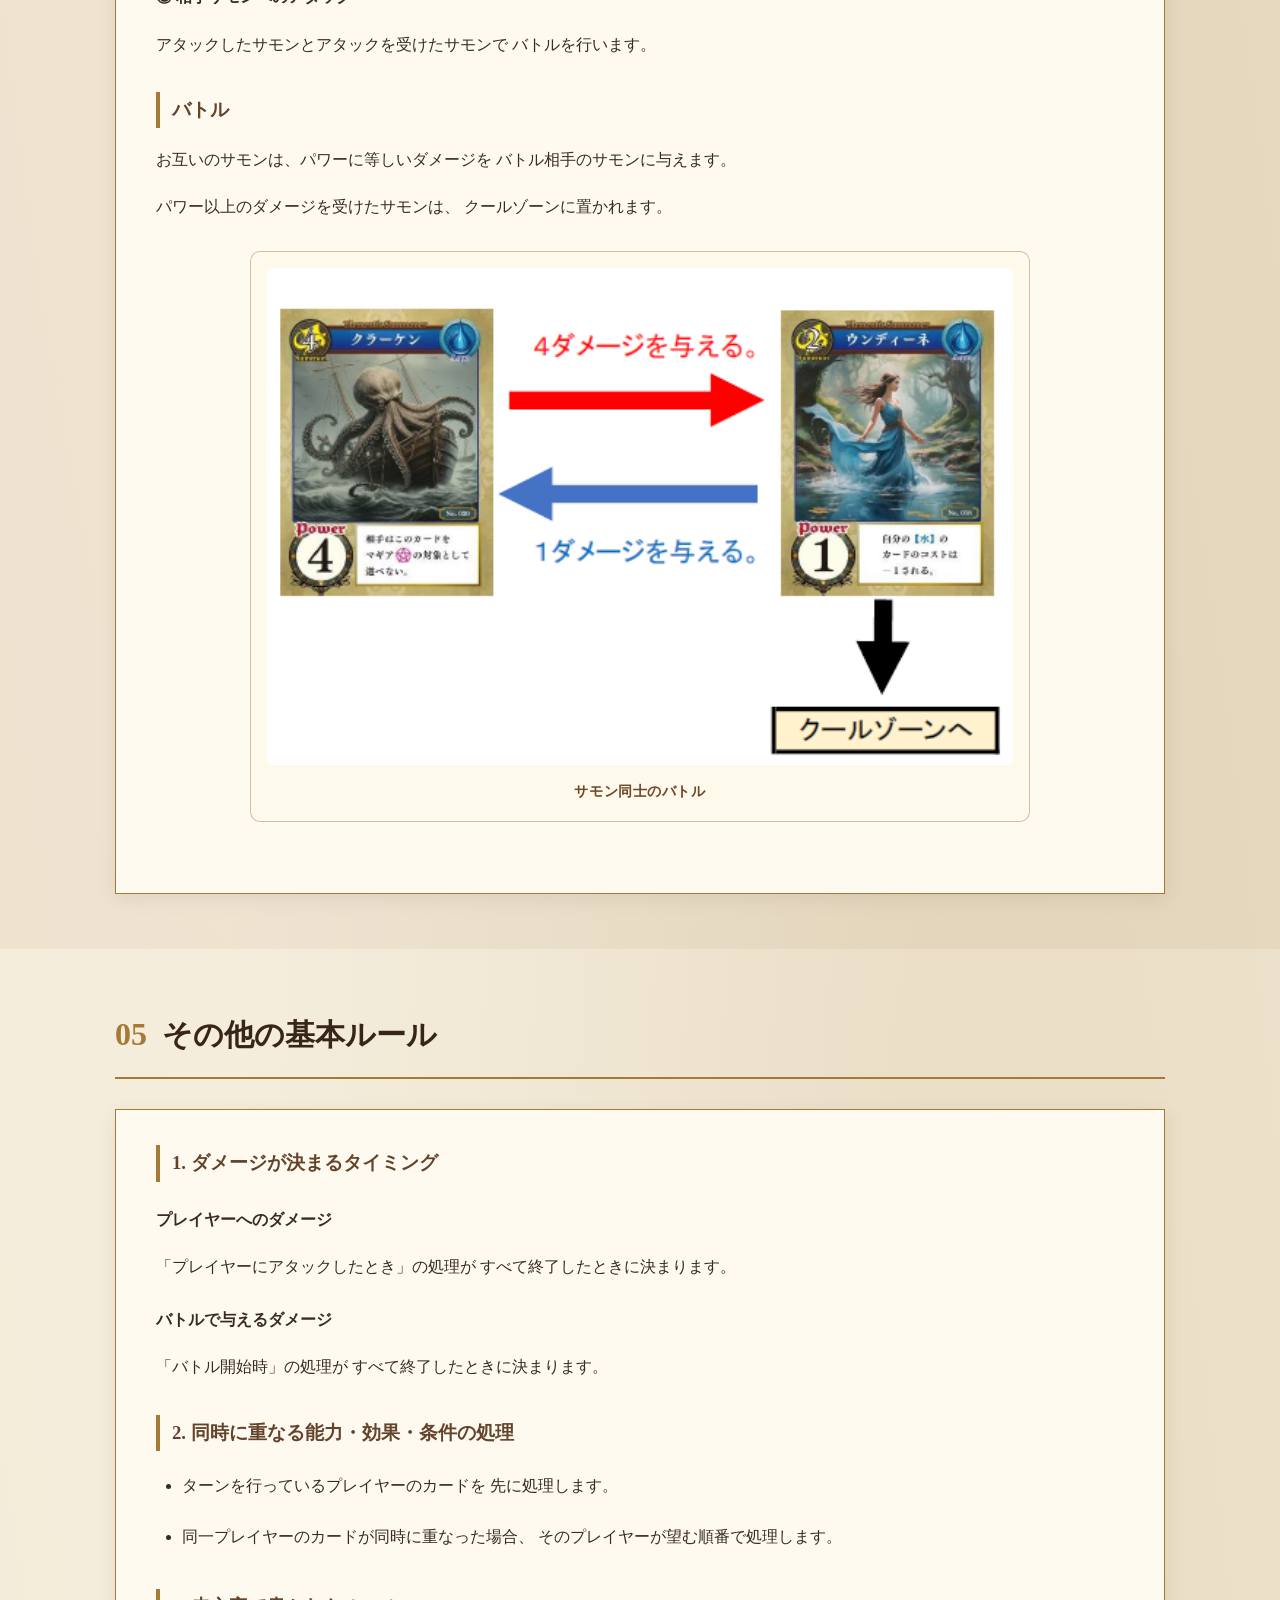
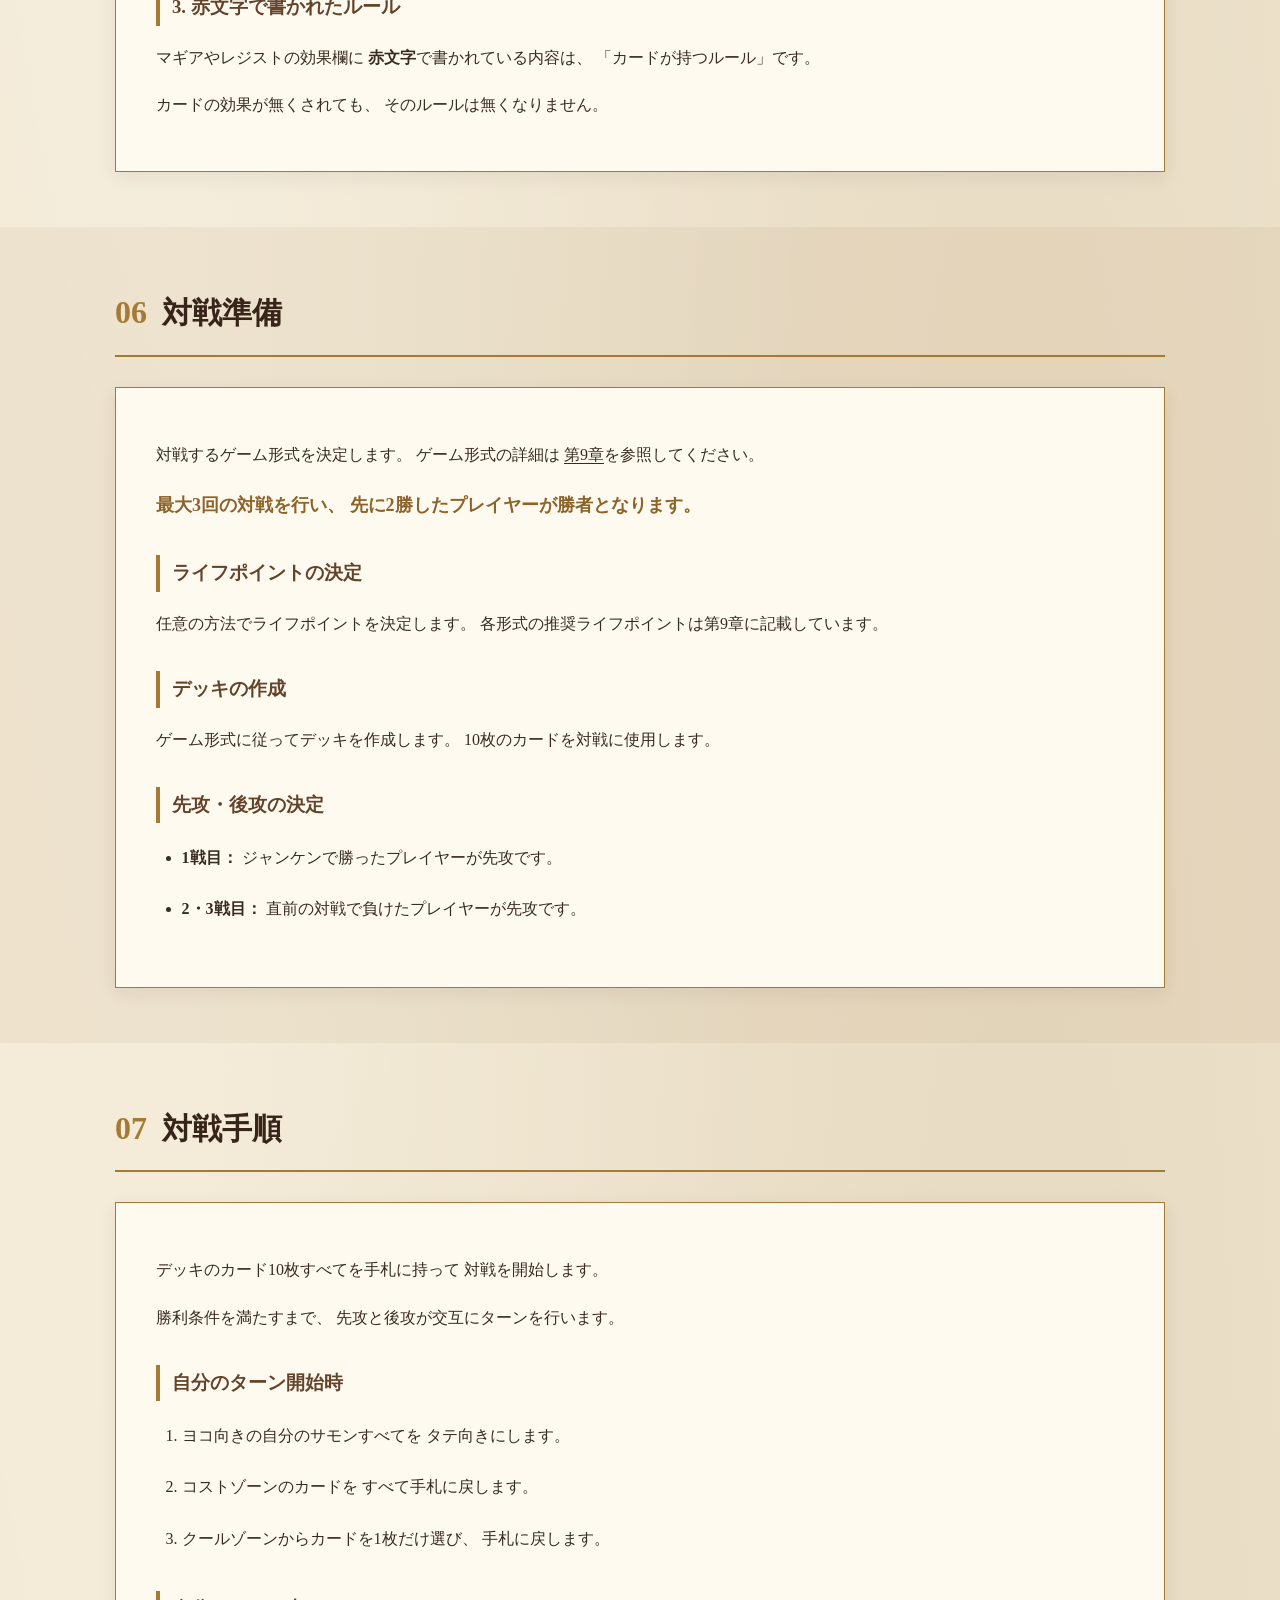
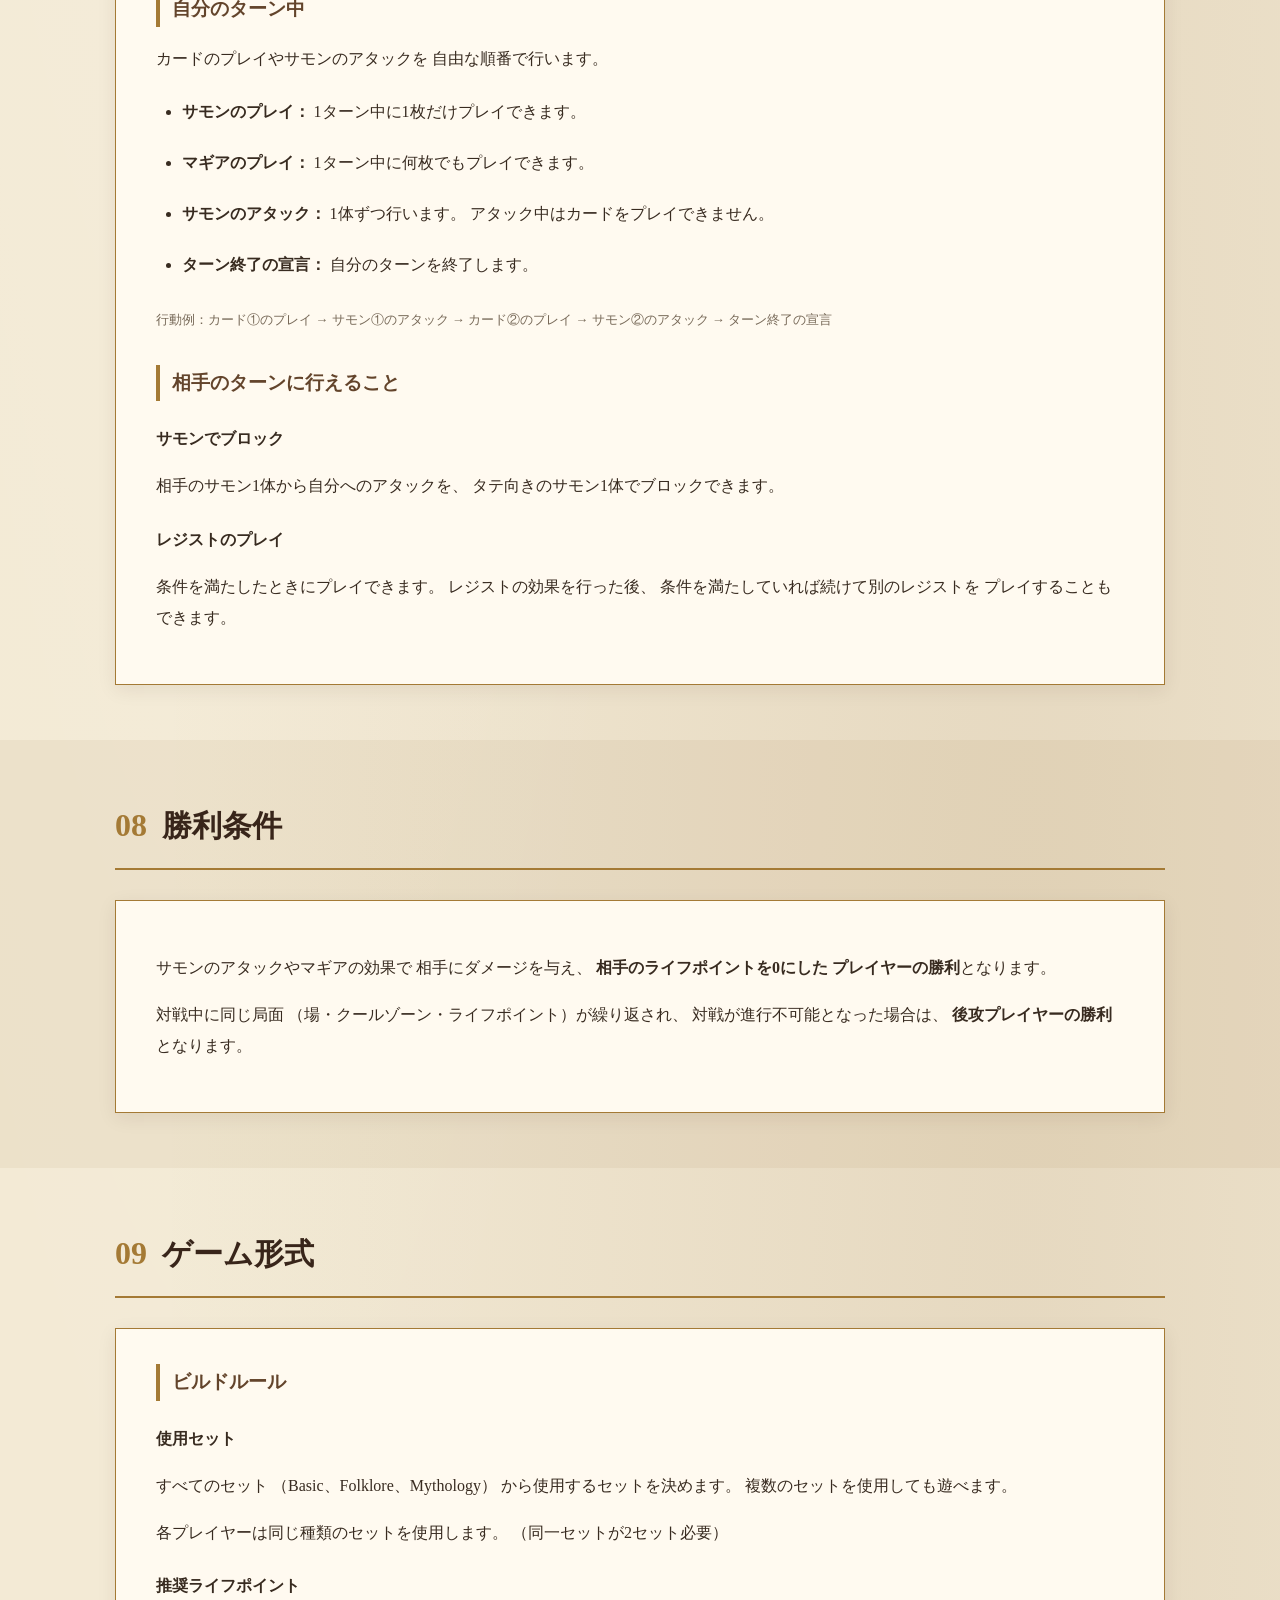
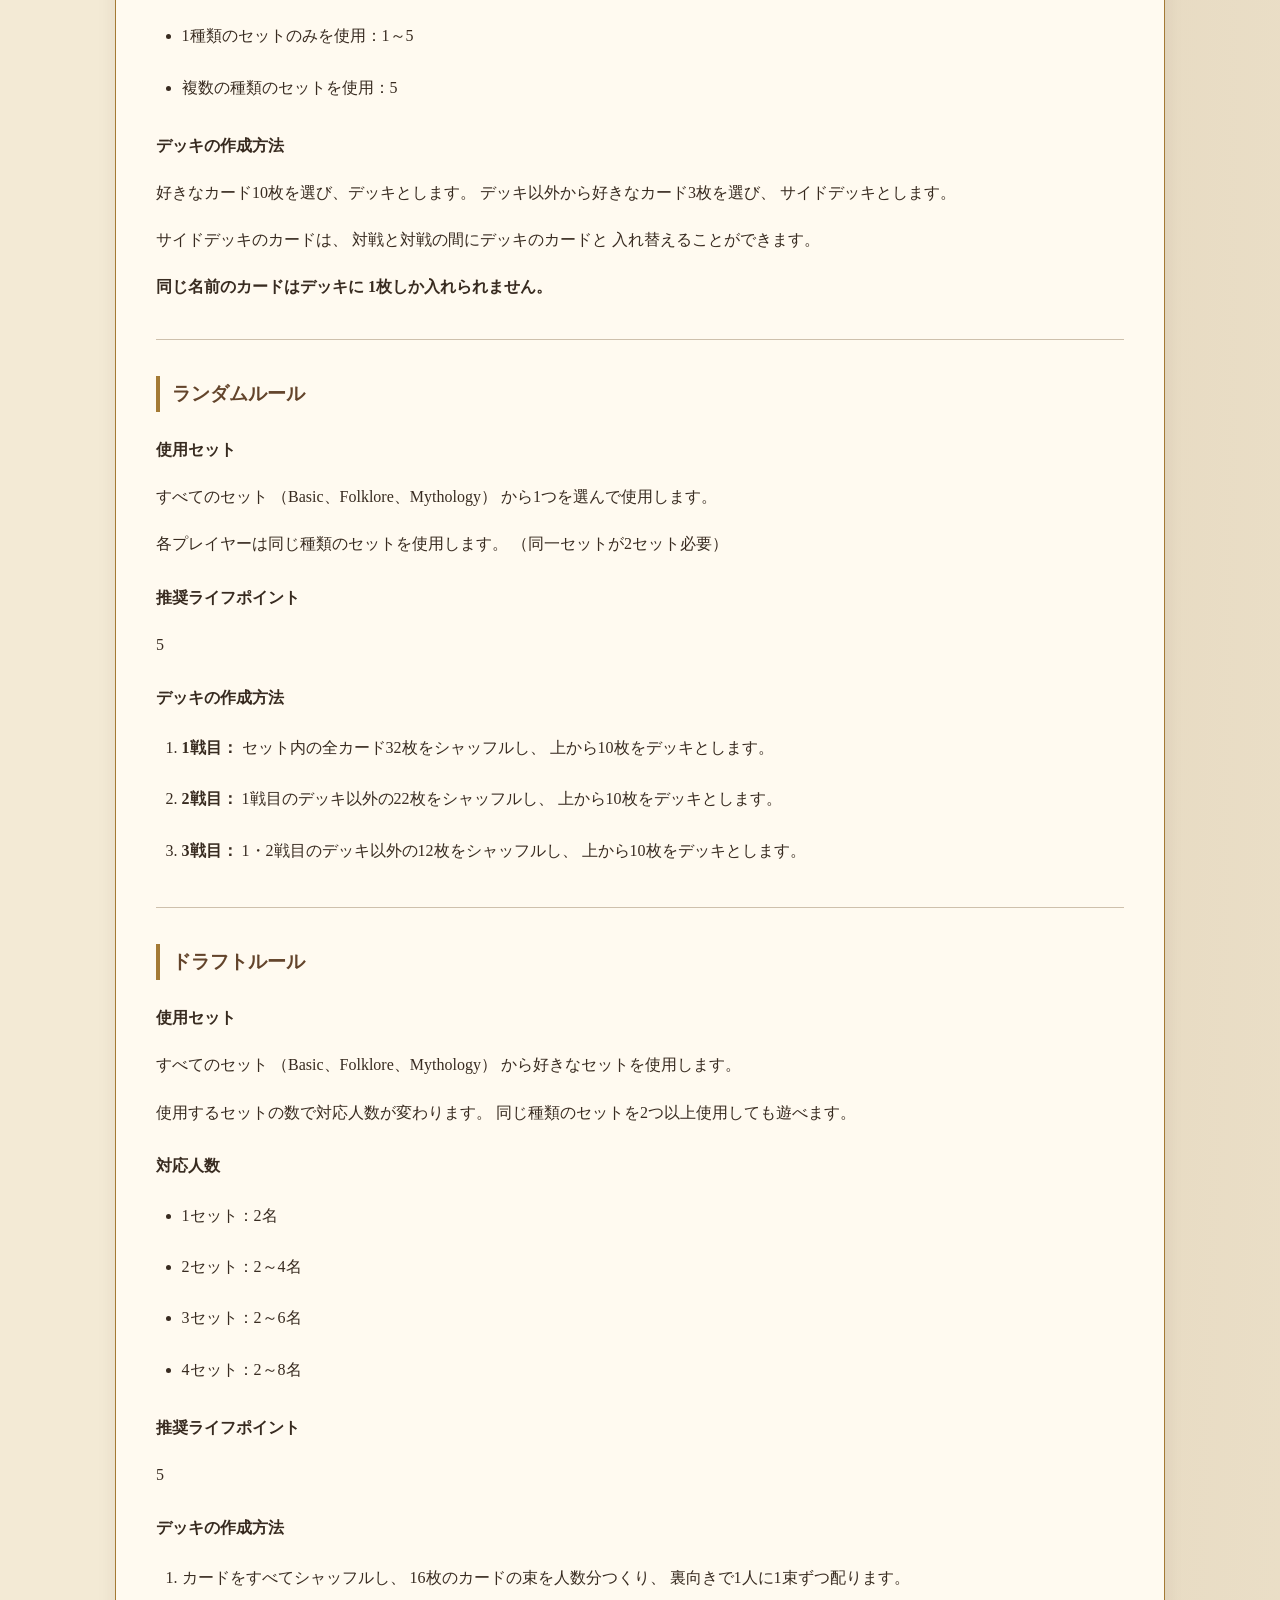
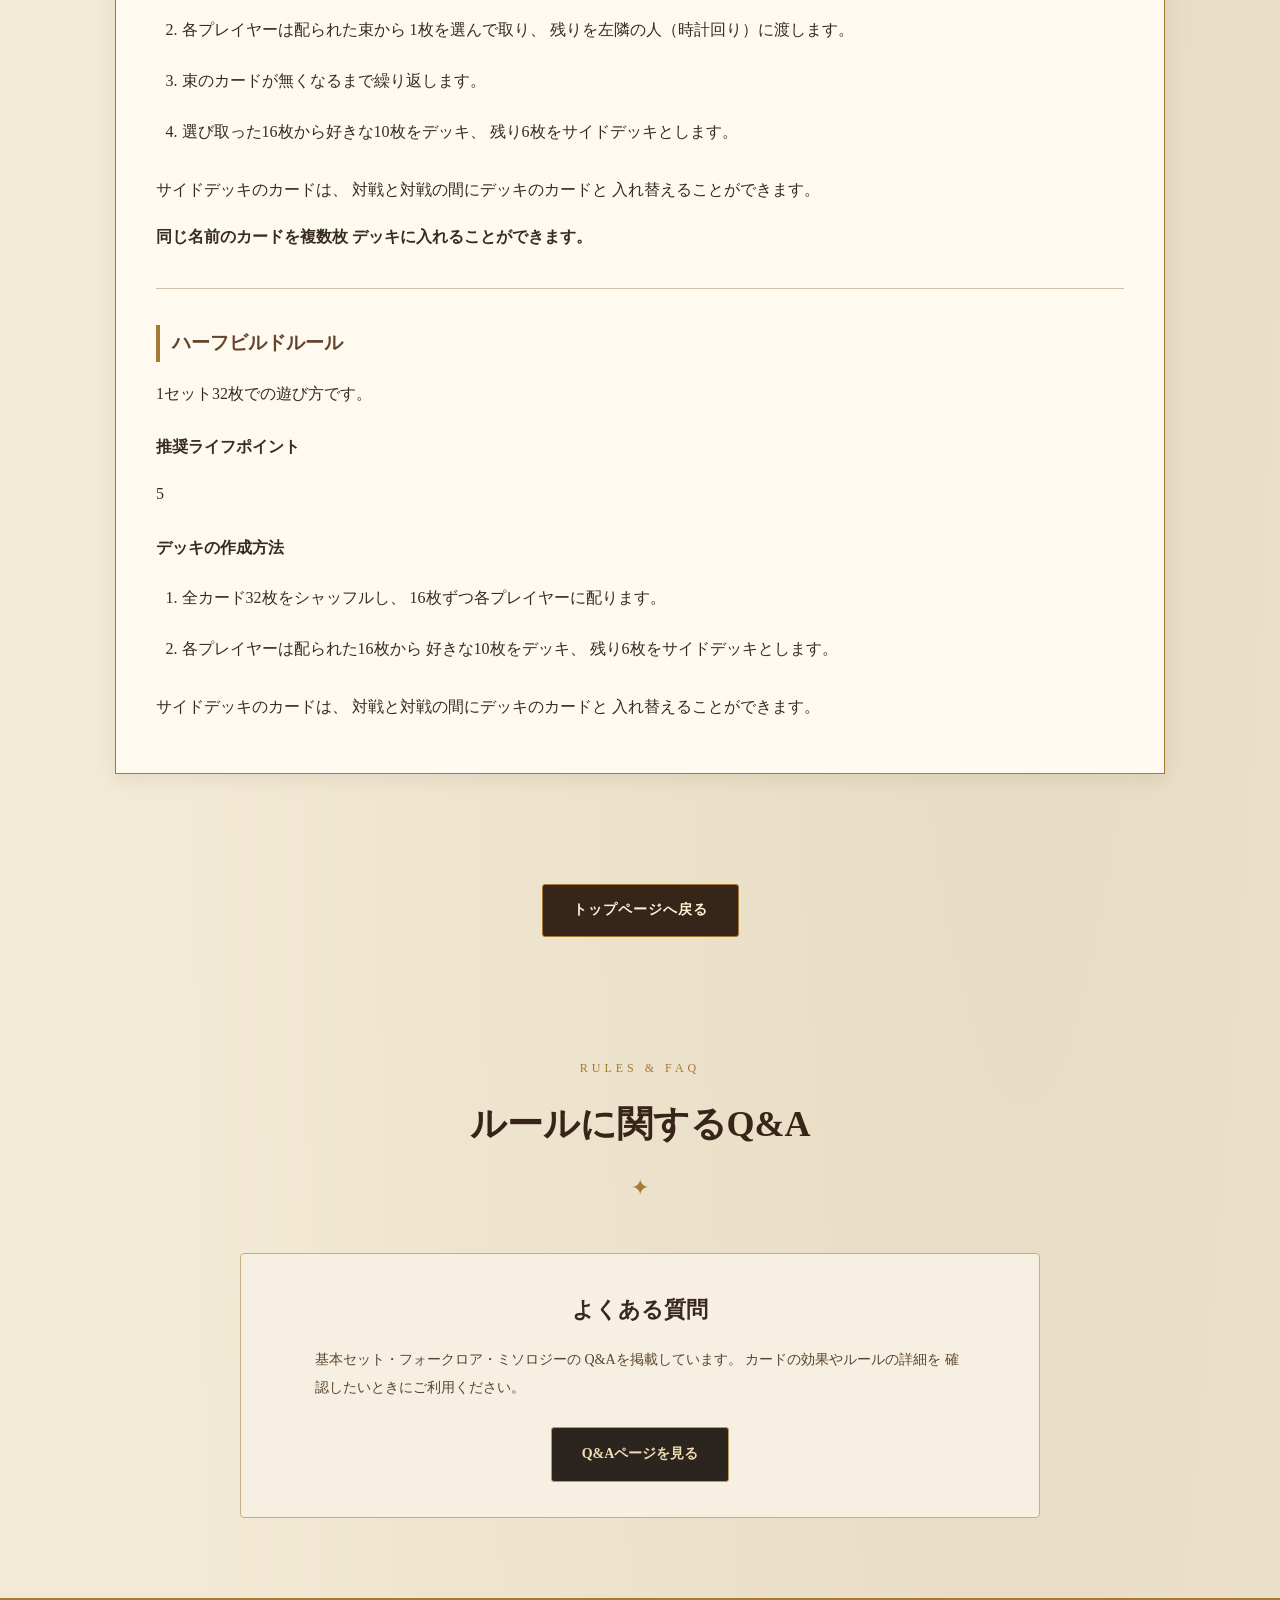
<file: rules.html>
<!DOCTYPE html>
<html lang="ja">
<head>
  <meta charset="UTF-8">
  <meta name="viewport" content="width=device-width, initial-scale=1.0">
  <title>公式ルール | Elementis Summoner</title>
  <link rel="stylesheet" href="./style.css">
  <script src="./script.js" defer></script>
</head>

<body>

<header class="site-header">
  <div class="header-inner">
    <a class="site-brand" href="./index.html">
      <span class="brand-mark">✦</span>
      <span>ELEMENTIS SUMMONER</span>
    </a>

    <button
      class="menu-toggle"
      type="button"
      aria-label="メニューを開く"
      aria-expanded="false"
      aria-controls="site-nav">
      ☰
    </button>

    <nav id="site-nav" class="site-nav" aria-label="メインメニュー">
      <a href="./index.html#home">HOME</a>
      <a href="./index.html#about">ABOUT</a>

<a href="./rules.html">RULE</a>
<a href="./faq.html">Q&A</a>
<a href="./cards.html">CARD LIST</a>

      <a href="./event.html">EVENT</a>
      <a href="./shop.html">SHOP</a>
      <a href="./play.html">PLAY</a>
    </nav>
  </div>
</header>

<main>

  <!-- タイトル -->
  <section class="rule-hero">
    <span class="section-en">OFFICIAL GAME GUIDE</span>
    <h1>公式ルール</h1>
    <p>HOW TO PLAY</p>
    <div class="heading-line">✦</div>
  </section>

  
<!-- =====================================
     Q&Aへのクイックリンク
====================================== -->

<div class="rule-faq-quicklink">

  <span class="rule-faq-quicklink-label">
    RULES & FAQ
  </span>

  <p>
    カード個別の裁定についてはQ＆Aへ
  </p>

  <a href="./faq.html" class="rule-faq-quicklink-button">
    Q&Aを見る
    <span aria-hidden="true">›</span>
  </a>

</div>


  <!-- 目次 -->
  <section class="rule-section">
    <div class="rule-container">
      <nav class="rule-toc" aria-label="ルール目次">
        <h2>CONTENTS</h2>
        <a href="#rule-01">01. 場所の名前</a>
        <a href="#rule-02">02. カードの種類</a>
        <a href="#rule-03">03. カードのプレイ</a>
        <a href="#rule-04">04. アタックとブロック</a>
        <a href="#rule-05">05. その他の基本ルール</a>
        <a href="#rule-06">06. 対戦準備</a>
        <a href="#rule-07">07. 対戦手順</a>
        <a href="#rule-08">08. 勝利条件</a>
        <a href="#rule-09">09. ゲーム形式</a>
      </nav>
    </div>
  </section>

  <!-- 01 場所の名前 -->
  <section id="rule-01" class="rule-section">
    <div class="rule-container">

      <h2 class="rule-heading">
        <span>01</span> 場所の名前
      </h2>

      <div class="rule-paper rule-official-content">
        <h3>場（FIELD）</h3>
        <p>
          プレイしたサモンを置くところです。
        </p>
        <p class="rule-note">
          ※「プレイ」とは、カードを手札から使用することです。
        </p>

        <h3>コストゾーン（COST）</h3>
        <p>
          カードをプレイするためのコストとして、
          手札のカードを裏向きに伏せて置くところです。
        </p>

        <h3>クールゾーン（COOL）</h3>
        <p>
          倒されたサモンと、プレイしたマギアや
          レジストを置くところです。
        </p>

        <h3>手札（HAND）</h3>
        <p>
          プレイ前のカードです。
          相手から見えないように手に持ちます。
        </p>
      </div>

      <!-- 既存のカード配置図 -->
      <div class="paper-field-guide" id="rule-field">
        <h3>カードの配置</h3>
        <p>
          対戦では、自分の前にカードを配置します。
          コストゾーンはカードを裏向きに並べ、
          クールゾーンは表向きに重ねて置きます。
        </p>

        <div class="paper-field">
          <div class="paper-field-main">

            <div class="paper-zone-title">
              FIELD / 場
            </div>

            <div class="paper-summons">
              <img
                src="./images/card-summon.jpg"
                alt="場のサモンカード1"
                class="paper-real-card">

              <img
                src="./images/field-summon-2.jpg"
                alt="場のサモンカード2"
                class="paper-real-card">
            </div>

            <div class="paper-zone-title">
              COST / コストゾーン
            </div>

            <div class="paper-costs">
              <img
                src="./images/card-back.jpg"
                alt="裏向きのコストカード1"
                class="paper-real-card">

              <img
                src="./images/card-back.jpg"
                alt="裏向きのコストカード2"
                class="paper-real-card">

              <img
                src="./images/card-back.jpg"
                alt="裏向きのコストカード3"
                class="paper-real-card">
            </div>
          </div>

          <div class="paper-cool-area">
            <div class="paper-zone-title">
              COOL / <br>クールゾーン
            </div>

            <div class="paper-cool-stack">
              <img
                src="./images/cool-card-1.jpg"
                alt="クールゾーンのカード1"
                class="paper-cool-real-card">

              <img
                src="./images/cool-card-2.jpg"
                alt="クールゾーンのカード2"
                class="paper-cool-real-card">
            </div>
          </div>
        </div>

        <div class="paper-hand-area">
          <div class="paper-zone-title">
            HAND / 手札
          </div>

          <div class="paper-hand-cards">
            <img
              src="./images/card-magia.jpg"
              alt="手札のマギアカード"
              class="paper-real-card">

            <img
              src="./images/card-resist.jpg"
              alt="手札のレジストカード"
              class="paper-real-card">

            <img
              src="./images/hand-card-1.jpg"
              alt="手札のカード"
              class="paper-real-card">
          </div>
        </div>

        <div class="rule-info-grid">
          <div class="rule-info">
            <h3>HAND / 手札</h3>
            <p>使用前のカードを持つ場所です。</p>
          </div>

          <div class="rule-info">
            <h3>FIELD / 場</h3>
            <p>プレイしたサモンを置く場所です。</p>
          </div>

          <div class="rule-info">
            <h3>COST / コストゾーン</h3>
            <p>コストとして支払ったカードを置く場所です。</p>
          </div>

          <div class="rule-info">
            <h3>COOL / クールゾーン</h3>
            <p>倒されたサモンや使用後のカードを置く場所です。</p>
          </div>
        </div>
      </div>
    </div>
  </section>

  <!-- 02 カードの種類 -->
  <section id="rule-02" class="rule-section rule-alt">
    <div class="rule-container">

      <h2 class="rule-heading">
        <span>02</span> カードの種類
      </h2>

      <div class="rule-paper rule-official-content">
        <p>
          カードには<strong>サモン・マギア・レジスト</strong>
          の3種類があります。
        </p>

        <div class="rule-card-grid">

          <article class="rule-card">



<img
  src="./images/サモン.png"
  alt="サモンカードの見方。①カード名、②コスト及び種類、③属性、④パワー、⑤能力、⑥カードナンバー"
  class="rule-card-guide-image"
  loading="lazy">


            <h3>SUMMON</h3>
            <h4>サモン</h4>

<ol class="rule-card-parts">
  <li>カード名</li>
  <li>コスト及び種類</li>
  <li>属性</li>
  <li>パワー</li>
  <li>能力</li>
  <li>カードナンバー</li>
</ol>

          </article>

          <article class="rule-card">



<img
  src="./images/マギア.png"
  alt="マギアカードの見方。①カード名、②コスト及び種類、③属性、④使用の対象、⑤効果、⑥カードナンバー"
  class="rule-card-guide-image"
  loading="lazy">



            <h3>MAGIA</h3>
            <h4>マギア</h4>

<ol class="rule-card-parts">
  <li>カード名</li>
  <li>コスト及び種類</li>
  <li>属性</li>
  <li>使用の対象</li>
  <li>効果</li>
  <li>カードナンバー</li>
</ol>

          </article>

          <article class="rule-card">



<img
  src="./images/レジスト.png"
  alt="レジストカードの見方。①カード名、②コスト及び種類、③属性、④使用の条件、⑤効果、⑥カードナンバー"
  class="rule-card-guide-image"
  loading="lazy">



            <h3>RESIST</h3>
            <h4>レジスト</h4>

<ol class="rule-card-parts">
  <li>カード名</li>
  <li>コスト及び種類</li>
  <li>属性</li>
  <li>使用の条件</li>
  <li>効果</li>
  <li>カードナンバー</li>
</ol>

          </article>
        </div>

        <h3>サモン</h3>
        <p>
          自分のターンごとに<strong>1枚だけ</strong>
          プレイできます。
        </p>
        <ul>
          <li>プレイしたサモンはタテ向きで自分の場に出します。</li>
          <li>サモンは場にあるとき、カードに書かれている能力を得ます。</li>
          <li>
            タテ向きのサモンをヨコ向きにすることで
            「アタック」や「ブロック」を行えます。
          </li>
          <li>場に出したターンにはアタックできません。</li>
          <li>
            カード1枚からパワー以上のダメージを受けたとき、
            クールゾーンに置きます。
            <strong>ダメージは蓄積しません。</strong>
          </li>
        </ul>

        <h3>マギア</h3>
        <p>
          自分のターンに<strong>何枚でも</strong>
          プレイできます。
        </p>
        <ul>
          <li>対象を選び、カードに書かれている効果を与えます。</li>
          <li>効果を与えた後、クールゾーンに置きます。</li>
        </ul>

        <h3>レジスト</h3>
        <p>
          相手のターン中、条件を満たしたときに
          プレイできます。
        </p>
        <ul>
          <li>カードに書かれている効果を得ます。</li>
          <li>効果を得た後、クールゾーンに置きます。</li>
        </ul>
      </div>
    </div>
  </section>

  <!-- 03 カードのプレイ -->
  <section id="rule-03" class="rule-section">
    <div class="rule-container">

      <h2 class="rule-heading">
        <span>03</span> カードのプレイ
      </h2>

      <div class="rule-paper rule-official-content">
        <p>
          手札にあるカードは、
          コストを支払うことでプレイできます。
        </p>

        <p>
          コストの支払いは<strong>プレイごと</strong>に行います。
          手札からコストの数値と同じ枚数のカードを選び、
          コストゾーンに裏向きで伏せて置きます。
        </p>

        <p class="rule-note">
          例：コスト3のカードをプレイする場合は、
          手札から3枚を選んでコストゾーンに置きます。
        </p>
      </div>
    </div>
  </section>

  <!-- 04 アタックとブロック -->
  <section id="rule-04" class="rule-section rule-alt">
    <div class="rule-container">

      <h2 class="rule-heading">
        <span>04</span> アタックとブロック
      </h2>

      <div class="rule-paper rule-official-content">

        <h3>アタック</h3>
        <p>
          自分の場の<strong>タテ向きのサモン</strong>を
          ヨコ向きにすることで、次の対象にアタックできます。
        </p>
        <ul>
          <li>相手プレイヤー</li>
          <li>ヨコ向きの相手サモン</li>
        </ul>
        <p>
          <strong>タテ向きの相手サモンにはアタックできません。</strong>
        </p>

        
<figure class="rule-diagram">
  <img
    src="./images/rule-attack.png"
    alt="相手プレイヤーとヨコ向きの相手サモンにはアタック可能。タテ向きの相手サモンにはアタック不可。"
    loading="lazy">
  <figcaption>アタック対象の可否</figcaption>
</figure>


        <h3>ブロック</h3>
        <p>
          相手のサモンから自分のプレイヤーへのアタックは、
          タテ向きの自分のサモンをヨコ向きにすることで
          ブロックできます。
        </p>
        <p>
          <strong>サモンへのアタックはブロックできません。</strong>
        </p>

        
<figure class="rule-diagram">
  <img
    src="./images/rule-block.png"
    alt="プレイヤーへのアタックはタテ向きのサモンでブロック可能。サモンへのアタックはブロック不可。"
    loading="lazy">
  <figcaption>ブロックの可否</figcaption>
</figure>


        <h3>アタック時の3パターン</h3>

        <h4>① プレイヤーへのアタックがブロックされなかった場合</h4>
        <p>
          アタックしたサモンのパワーに等しいダメージを
          相手プレイヤーに与えます。
        </p>

        <h4>② プレイヤーへのアタックがブロックされた場合</h4>
        <p>
          アタックしたサモンとブロックしたサモンで
          バトルを行います。
          相手プレイヤーにはダメージを与えられません。
        </p>

        <h4>③ 相手サモンへのアタック</h4>
        <p>
          アタックしたサモンとアタックを受けたサモンで
          バトルを行います。
        </p>

        <h3>バトル</h3>
        <p>
          お互いのサモンは、パワーに等しいダメージを
          バトル相手のサモンに与えます。
        </p>
        <p>
          パワー以上のダメージを受けたサモンは、
          クールゾーンに置かれます。
        </p>

        
<figure class="rule-diagram">
  <img
    src="./images/rule-battle.png"
    alt="サモン同士が互いのパワーに等しいダメージを与えるバトルの例"
    loading="lazy">
  <figcaption>サモン同士のバトル</figcaption>
</figure>



      </div>
    </div>
  </section>

  <!-- 05 その他の基本ルール -->
  <section id="rule-05" class="rule-section">
    <div class="rule-container">

      <h2 class="rule-heading">
        <span>05</span> その他の基本ルール
      </h2>

      <div class="rule-paper rule-official-content">

        <h3>1. ダメージが決まるタイミング</h3>

        <h4>プレイヤーへのダメージ</h4>
        <p>
          「プレイヤーにアタックしたとき」の処理が
          すべて終了したときに決まります。
        </p>

        <h4>バトルで与えるダメージ</h4>
        <p>
          「バトル開始時」の処理が
          すべて終了したときに決まります。
        </p>

        <h3>2. 同時に重なる能力・効果・条件の処理</h3>
        <ul>
          <li>
            ターンを行っているプレイヤーのカードを
            先に処理します。
          </li>
          <li>
            同一プレイヤーのカードが同時に重なった場合、
            そのプレイヤーが望む順番で処理します。
          </li>
        </ul>

        <h3>3. 赤文字で書かれたルール</h3>
        <p>
          マギアやレジストの効果欄に
          <strong>赤文字</strong>で書かれている内容は、
          「カードが持つルール」です。
        </p>
        <p>
          カードの効果が無くされても、
          そのルールは無くなりません。
        </p>
      </div>
    </div>
  </section>

  <!-- 06 対戦準備 -->
  <section id="rule-06" class="rule-section rule-alt">
    <div class="rule-container">

      <h2 class="rule-heading">
        <span>06</span> 対戦準備
      </h2>

      <div class="rule-paper rule-official-content">

        <p>
          対戦するゲーム形式を決定します。
          ゲーム形式の詳細は
          <a href="#rule-09">第9章</a>を参照してください。
        </p>

        <p class="rule-emphasis">
          最大3回の対戦を行い、
          先に2勝したプレイヤーが勝者となります。
        </p>

        <h3>ライフポイントの決定</h3>
        <p>
          任意の方法でライフポイントを決定します。
          各形式の推奨ライフポイントは第9章に記載しています。
        </p>

        <h3>デッキの作成</h3>
        <p>
          ゲーム形式に従ってデッキを作成します。
          10枚のカードを対戦に使用します。
        </p>

        <h3>先攻・後攻の決定</h3>
        <ul>
          <li>
            <strong>1戦目：</strong>
            ジャンケンで勝ったプレイヤーが先攻です。
          </li>
          <li>
            <strong>2・3戦目：</strong>
            直前の対戦で負けたプレイヤーが先攻です。
          </li>
        </ul>
      </div>
    </div>
  </section>

  <!-- 07 対戦手順 -->
  <section id="rule-07" class="rule-section">
    <div class="rule-container">

      <h2 class="rule-heading">
        <span>07</span> 対戦手順
      </h2>

      <div class="rule-paper rule-official-content">

        <p>
          デッキのカード10枚すべてを手札に持って
          対戦を開始します。
        </p>
        <p>
          勝利条件を満たすまで、
          先攻と後攻が交互にターンを行います。
        </p>

        <h3>自分のターン開始時</h3>
        <ol>
          <li>
            ヨコ向きの自分のサモンすべてを
            タテ向きにします。
          </li>
          <li>
            コストゾーンのカードを
            すべて手札に戻します。
          </li>
          <li>
            クールゾーンからカードを1枚だけ選び、
            手札に戻します。
          </li>
        </ol>

        <h3>自分のターン中</h3>
        <p>
          カードのプレイやサモンのアタックを
          自由な順番で行います。
        </p>
        <ul>
          <li>
            <strong>サモンのプレイ：</strong>
            1ターン中に1枚だけプレイできます。
          </li>
          <li>
            <strong>マギアのプレイ：</strong>
            1ターン中に何枚でもプレイできます。
          </li>
          <li>
            <strong>サモンのアタック：</strong>
            1体ずつ行います。
            アタック中はカードをプレイできません。
          </li>
          <li>
            <strong>ターン終了の宣言：</strong>
            自分のターンを終了します。
          </li>
        </ul>

        <p class="rule-note">
          行動例：カード①のプレイ →
          サモン①のアタック →
          カード②のプレイ →
          サモン②のアタック →
          ターン終了の宣言
        </p>

        <h3>相手のターンに行えること</h3>

        <h4>サモンでブロック</h4>
        <p>
          相手のサモン1体から自分へのアタックを、
          タテ向きのサモン1体でブロックできます。
        </p>

        <h4>レジストのプレイ</h4>
        <p>
          条件を満たしたときにプレイできます。
          レジストの効果を行った後、
          条件を満たしていれば続けて別のレジストを
          プレイすることもできます。
        </p>
      </div>
    </div>
  </section>

  <!-- 08 勝利条件 -->
  <section id="rule-08" class="rule-section rule-alt">
    <div class="rule-container">

      <h2 class="rule-heading">
        <span>08</span> 勝利条件
      </h2>

      <div class="rule-paper rule-official-content">

        <p>
          サモンのアタックやマギアの効果で
          相手にダメージを与え、
          <strong>相手のライフポイントを0にした
          プレイヤーの勝利</strong>となります。
        </p>

        <p>
          対戦中に同じ局面
          （場・クールゾーン・ライフポイント）が繰り返され、
          対戦が進行不可能となった場合は、
          <strong>後攻プレイヤーの勝利</strong>となります。
        </p>
      </div>
    </div>
  </section>

  <!-- 09 ゲーム形式 -->
  <section id="rule-09" class="rule-section">
    <div class="rule-container">

      <h2 class="rule-heading">
        <span>09</span> ゲーム形式
      </h2>

      <div class="rule-paper rule-official-content">

        <h3>ビルドルール</h3>

        <h4>使用セット</h4>
        <p>
          すべてのセット
          （Basic、Folklore、Mythology）
          から使用するセットを決めます。
          複数のセットを使用しても遊べます。
        </p>
        <p>
          各プレイヤーは同じ種類のセットを使用します。
          （同一セットが2セット必要）
        </p>

        <h4>推奨ライフポイント</h4>
        <ul>
          <li>1種類のセットのみを使用：1～5</li>
          <li>複数の種類のセットを使用：5</li>
        </ul>

        <h4>デッキの作成方法</h4>
        <p>
          好きなカード10枚を選び、デッキとします。
          デッキ以外から好きなカード3枚を選び、
          サイドデッキとします。
        </p>
        <p>
          サイドデッキのカードは、
          対戦と対戦の間にデッキのカードと
          入れ替えることができます。
        </p>
        <p>
          <strong>
            同じ名前のカードはデッキに
            1枚しか入れられません。
          </strong>
        </p>

        <hr>

        <h3>ランダムルール</h3>

        <h4>使用セット</h4>
        <p>
          すべてのセット
          （Basic、Folklore、Mythology）
          から1つを選んで使用します。
        </p>
        <p>
          各プレイヤーは同じ種類のセットを使用します。
          （同一セットが2セット必要）
        </p>

        <h4>推奨ライフポイント</h4>
        <p>5</p>

        <h4>デッキの作成方法</h4>
        <ol>
          <li>
            <strong>1戦目：</strong>
            セット内の全カード32枚をシャッフルし、
            上から10枚をデッキとします。
          </li>
          <li>
            <strong>2戦目：</strong>
            1戦目のデッキ以外の22枚をシャッフルし、
            上から10枚をデッキとします。
          </li>
          <li>
            <strong>3戦目：</strong>
            1・2戦目のデッキ以外の12枚をシャッフルし、
            上から10枚をデッキとします。
          </li>
        </ol>

        <hr>

        <h3>ドラフトルール</h3>

        <h4>使用セット</h4>
        <p>
          すべてのセット
          （Basic、Folklore、Mythology）
          から好きなセットを使用します。
        </p>
        <p>
          使用するセットの数で対応人数が変わります。
          同じ種類のセットを2つ以上使用しても遊べます。
        </p>

        <h4>対応人数</h4>
        <ul>
          <li>1セット：2名</li>
          <li>2セット：2～4名</li>
          <li>3セット：2～6名</li>
          <li>4セット：2～8名</li>
        </ul>

        <h4>推奨ライフポイント</h4>
        <p>5</p>

        <h4>デッキの作成方法</h4>
        <ol>
          <li>
            カードをすべてシャッフルし、
            16枚のカードの束を人数分つくり、
            裏向きで1人に1束ずつ配ります。
          </li>
          <li>
            各プレイヤーは配られた束から
            1枚を選んで取り、
            残りを左隣の人（時計回り）に渡します。
          </li>
          <li>
            束のカードが無くなるまで繰り返します。
          </li>
          <li>
            選び取った16枚から好きな10枚をデッキ、
            残り6枚をサイドデッキとします。
          </li>
        </ol>

        <p>
          サイドデッキのカードは、
          対戦と対戦の間にデッキのカードと
          入れ替えることができます。
        </p>
        <p>
          <strong>
            同じ名前のカードを複数枚
            デッキに入れることができます。
          </strong>
        </p>

        <hr>

        <h3>ハーフビルドルール</h3>
        <p>
          1セット32枚での遊び方です。
        </p>

        <h4>推奨ライフポイント</h4>
        <p>5</p>

        <h4>デッキの作成方法</h4>
        <ol>
          <li>
            全カード32枚をシャッフルし、
            16枚ずつ各プレイヤーに配ります。
          </li>
          <li>
            各プレイヤーは配られた16枚から
            好きな10枚をデッキ、
            残り6枚をサイドデッキとします。
          </li>
        </ol>

        <p>
          サイドデッキのカードは、
          対戦と対戦の間にデッキのカードと
          入れ替えることができます。
        </p>

      </div>
    </div>
  </section>

  <section class="rule-section">
    <div class="rule-container rule-bottom">
      <a href="./index.html" class="button button-primary">
        トップページへ戻る
      </a>
    </div>
  </section>

  
<!-- =====================================
     Q&Aページへの案内
====================================== -->

<section class="rule-faq-guide">

  <div class="section-heading">

    <span class="section-en">
      RULES & FAQ
    </span>

    <h2>ルールに関するQ&A</h2>

    <div class="heading-line">✦</div>

  </div>

  <div class="rule-faq-guide-panel">

    <h3>よくある質問</h3>

    <p>
      基本セット・フォークロア・ミソロジーの
      Q&Aを掲載しています。
      カードの効果やルールの詳細を
      確認したいときにご利用ください。
    </p>

    <a href="./faq.html" class="rule-faq-guide-button">
      Q&Aページを見る
    </a>

  </div>

</section>


</main>

<footer class="site-footer">

    <p class="footer-title">
        ELEMENTIS SUMMONER
    </p>

    <p class="copyright">
        <span>© 2024 Negy</span>
        <span class="copyright-separator">|</span>
        <span>Illust. Adobe Firefly</span>
    </p>

</footer>

</body>
</html>
</file>
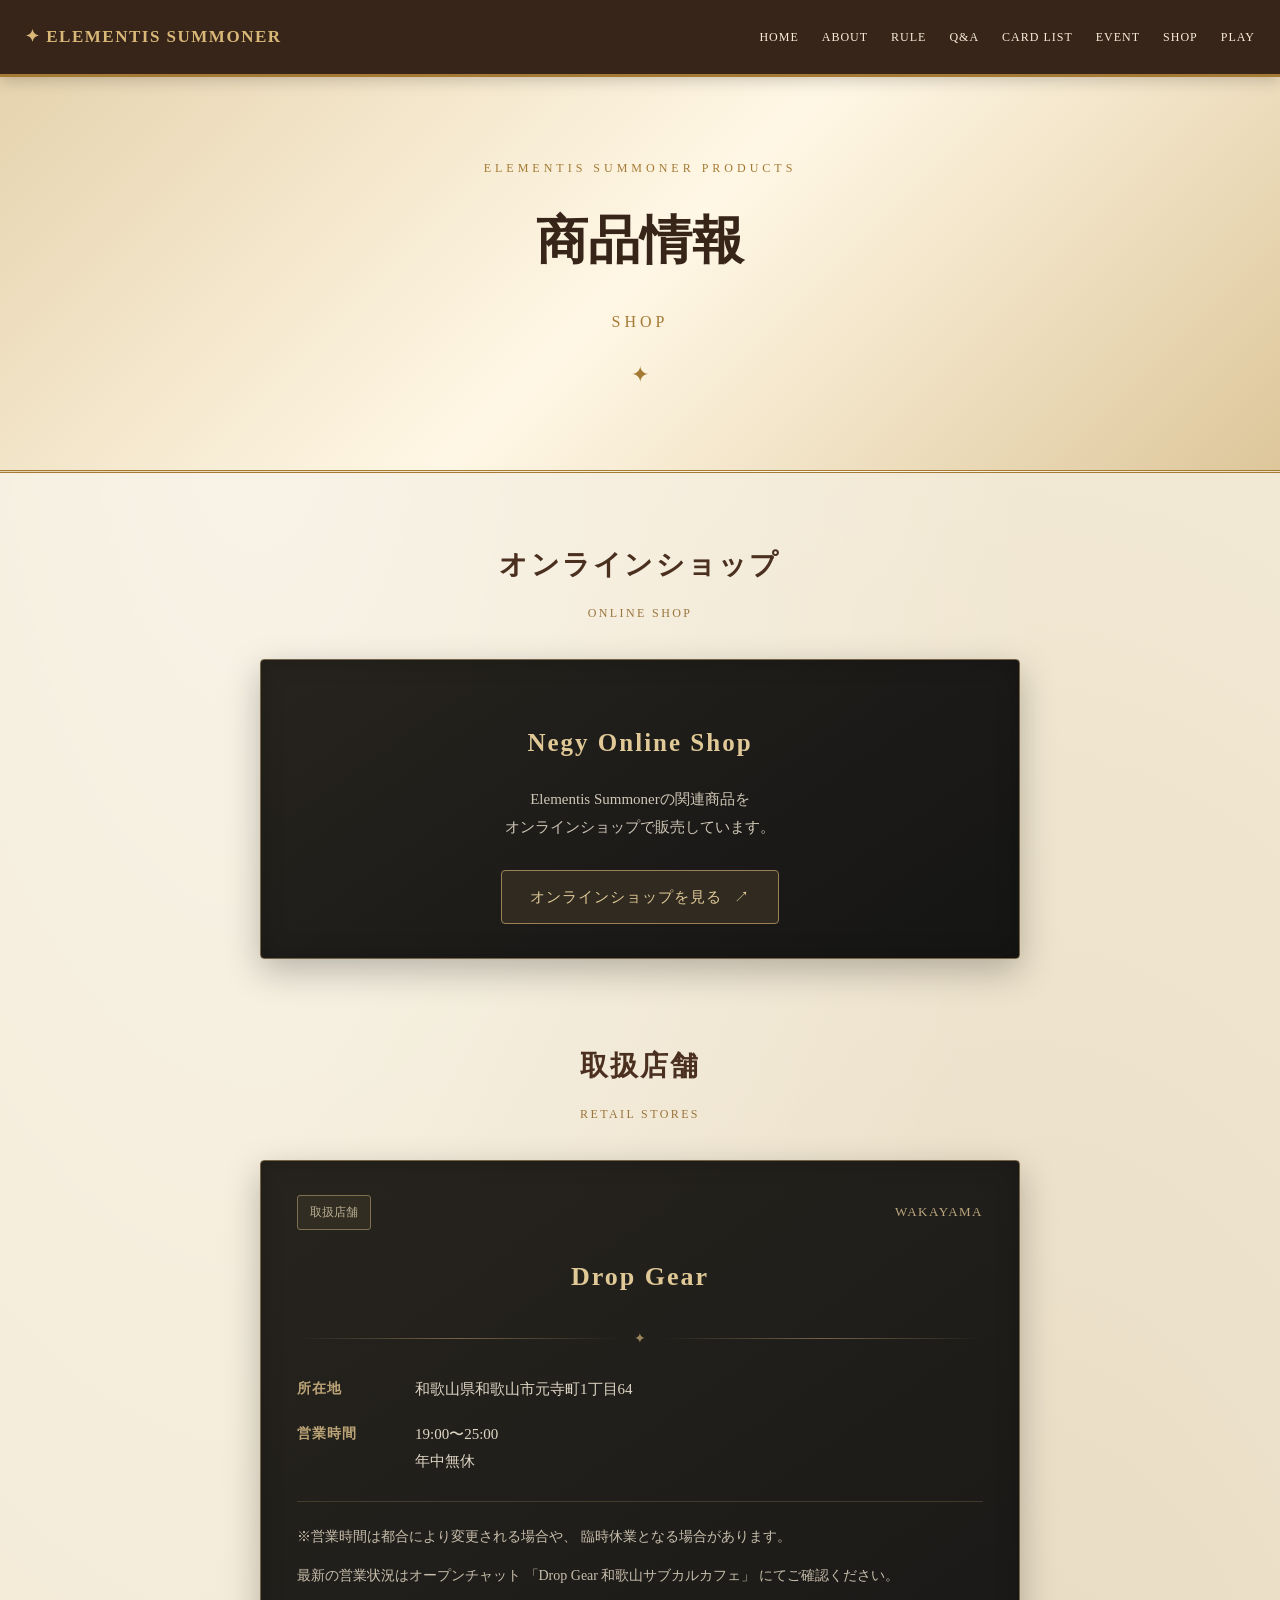
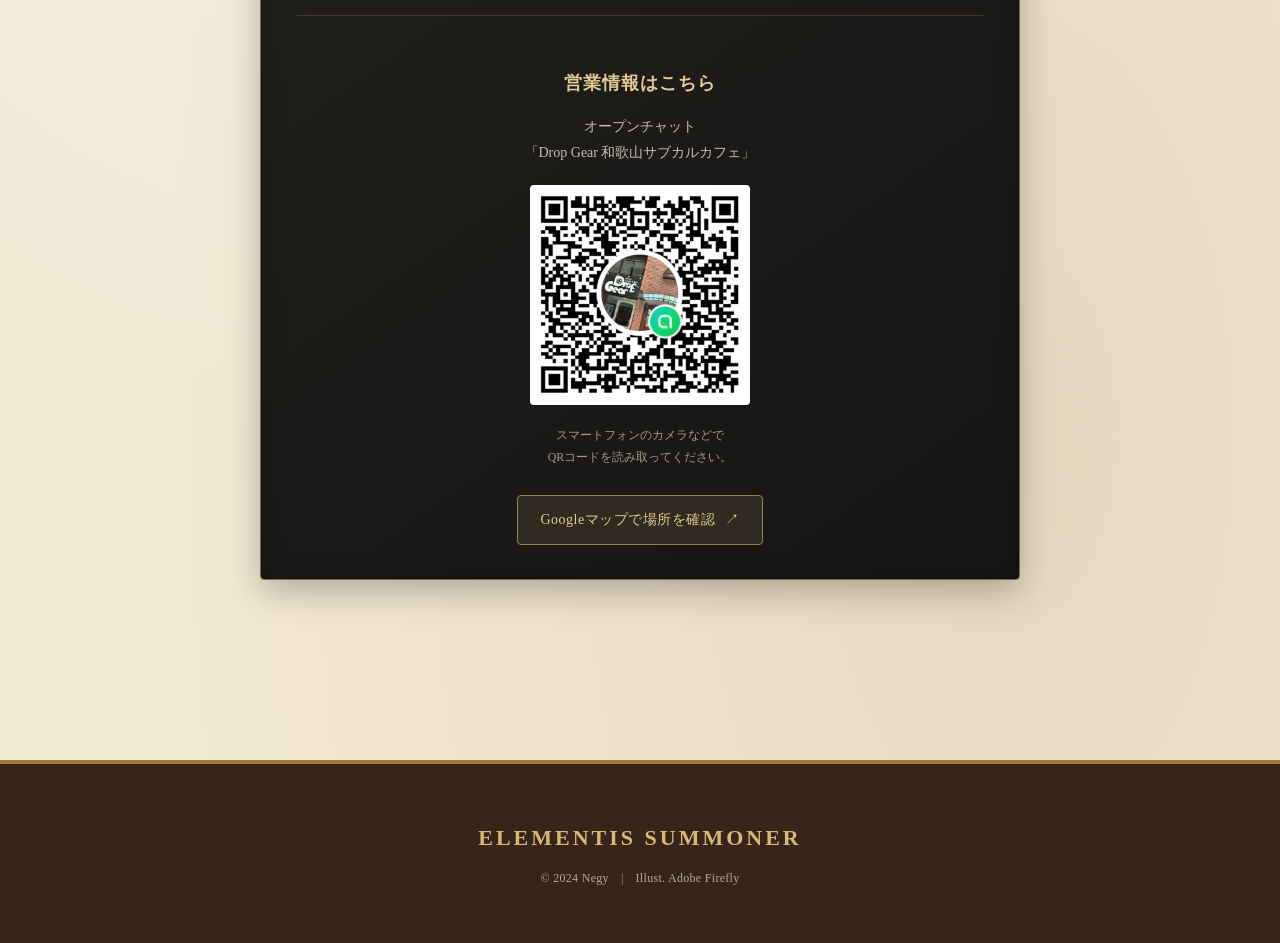
<file: shop.html>
<!DOCTYPE html>
<html lang="ja">

<head>

  <meta charset="UTF-8">

  <meta name="viewport"
        content="width=device-width, initial-scale=1.0">

  <title>商品情報 | Elementis Summoner</title>

  <link rel="stylesheet" href="./style.css">

  <script src="./script.js" defer></script>

</head>

<body>

<header class="site-header">

  <div class="header-inner">

    <a class="site-brand" href="./index.html">
      ✦ ELEMENTIS SUMMONER
    </a>

    <button
      class="menu-toggle"
      type="button"
      aria-label="メニューを開く"
      aria-controls="site-nav"
      aria-expanded="false">
      ☰
    </button>

    <nav id="site-nav"
         class="site-nav"
         aria-label="メインメニュー">

      <a href="./index.html#home">HOME</a>
      <a href="./index.html#about">ABOUT</a>

<a href="./rules.html">RULE</a>
<a href="./faq.html">Q&A</a>
<a href="./cards.html">CARD LIST</a>

      <a href="./event.html">EVENT</a>
      <a href="./shop.html">SHOP</a>
      <a href="./play.html">PLAY</a>

    </nav>

  </div>

</header>


<main>

  <!-- =====================================
       ページタイトル
  ====================================== -->

  <section class="rule-hero">

    <span class="section-en">
      ELEMENTIS SUMMONER PRODUCTS
    </span>

    <h1>商品情報</h1>

    <p>SHOP</p>

    <div class="heading-line">✦</div>

  </section>


  <div class="shop-container">


    <!-- =====================================
         オンラインショップ
    ====================================== -->

    <section class="shop-section">

      <h2>オンラインショップ</h2>

      <p class="shop-section-en">
        ONLINE SHOP
      </p>

      <article class="shop-sales-card">


        <h3 class="shop-sales-title">
          Negy Online Shop
        </h3>

        <p class="shop-sales-description">
          Elementis Summonerの関連商品を<br>
          オンラインショップで販売しています。
        </p>

        <a
          class="shop-sales-button"
          href="https://negy.base.shop/"
          target="_blank"
          rel="noopener noreferrer">

          オンラインショップを見る
          <span aria-hidden="true">↗</span>

        </a>

      </article>

    </section>


    <!-- =====================================
         取扱店舗
    ====================================== -->

    <section class="shop-section">

      <h2>取扱店舗</h2>

      <p class="shop-section-en">
        RETAIL STORES
      </p>


      <article class="shop-store-card">

        <div class="shop-store-header">

          <span class="shop-store-label">
            取扱店舗
          </span>

          <span class="shop-store-region">
            WAKAYAMA
          </span>

        </div>


        <h3 class="shop-store-title">
          Drop Gear
        </h3>

        <div class="shop-store-divider">
          ✦
        </div>


        <div class="shop-store-details">

          <div class="shop-store-row">

            <span class="shop-store-item-label">
              所在地
            </span>

            <span class="shop-store-item-value">
              和歌山県和歌山市元寺町1丁目64
            </span>

          </div>


          <div class="shop-store-row">

            <span class="shop-store-item-label">
              営業時間
            </span>

            <span class="shop-store-item-value">
              19:00〜25:00<br>
              年中無休
            </span>

          </div>

        </div>


        <div class="shop-store-notes">

          <p>
            ※営業時間は都合により変更される場合や、
            臨時休業となる場合があります。
          </p>

          <p>
            最新の営業状況はオープンチャット
            「Drop Gear 和歌山サブカルカフェ」
            にてご確認ください。
          </p>

        </div>

        
<!-- =====================================
     Drop Gear 営業情報QRコード
====================================== -->

<div class="shop-store-qr">

    <h4>
        営業情報はこちら
    </h4>

    <p>
        オープンチャット<br>
        「Drop Gear 和歌山サブカルカフェ」
    </p>

    <div class="shop-store-qr-image">

        <img
            src="./images/dropgear-qr.png"
            alt="Drop Gear 和歌山サブカルカフェのオープンチャットQRコード"
            loading="lazy">

    </div>

    <p class="shop-store-qr-guide">
        スマートフォンのカメラなどで<br>
        QRコードを読み取ってください。
    </p>

</div>



        <a
          class="shop-store-map-button"
          href="https://www.google.com/maps/search/?api=1&amp;query=%E5%92%8C%E6%AD%8C%E5%B1%B1%E5%B8%82%E5%85%83%E5%AF%BA%E7%94%BA1%E4%B8%81%E7%9B%AE64"
          target="_blank"
          rel="noopener noreferrer">

          Googleマップで場所を確認
          <span aria-hidden="true">↗</span>

        </a>

      </article>

    </section>


  </div>

</main>


<!-- =====================================
     フッター
====================================== -->

<footer class="site-footer">

  <p class="footer-title">
    ELEMENTIS SUMMONER
  </p>

  <p class="copyright">
    <span>© 2024 Negy</span>
    <span class="copyright-separator">|</span>
    <span>Illust. Adobe Firefly</span>
  </p>

</footer>

</body>
</html>
</file>
<file: style.css>
/* ========================================
   ELEMENTIS SUMMONER OFFICIAL
   STYLE.CSS - PART 1
   基本設定・ヘッダー・HOME
======================================== */

:root {
  --paper: #f3ead5;
  --paper-light: #fffaf0;
  --paper-dark: #e4d2ad;
  --brown: #38251a;
  --brown-light: #63442b;
  --gold: #a47a35;
  --gold-light: #d8b777;
  --text: #382b20;
}

* {
  box-sizing: border-box;
}

html {
  scroll-behavior: smooth;
  scroll-padding-top: 85px;
}

body {
  margin: 0;
  color: var(--text);
  font-family:
    "Yu Mincho",
    "Hiragino Mincho ProN",
    "Noto Serif JP",
    serif;
  line-height: 1.9;
  background-color: var(--paper);
  background-image:
    radial-gradient(
      ellipse at 20% 15%,
      rgba(255, 255, 255, 0.45),
      transparent 55%
    ),
    radial-gradient(
      ellipse at 80% 80%,
      rgba(133, 89, 38, 0.12),
      transparent 60%
    );
}

a {
  color: inherit;
  text-decoration: none;
}

button {
  font: inherit;
}

/* ========================================
   HEADER
======================================== */

.site-header {
  position: sticky;
  top: 0;
  z-index: 1000;
  background: var(--brown);
  border-bottom: 3px solid var(--gold);
  box-shadow: 0 3px 15px rgba(0, 0, 0, 0.2);
}

.header-inner {
  max-width: 1300px;
  min-height: 74px;
  margin: auto;
  padding: 0 25px;
  display: flex;
  align-items: center;
  justify-content: space-between;
  gap: 20px;
}

.brand-mark {
  font-size: 26px;
}

.site-nav {
  display: flex;
  align-items: center;
  gap: 23px;
}

.site-nav a {
  color: #f7edd8;
  font-size: 12px;
  letter-spacing: 1px;
  transition: color 0.2s;
}

.site-nav a:hover {
  color: var(--gold-light);
}

.menu-toggle {
  display: none;
  background: none;
  border: 1px solid var(--gold-light);
  color: var(--gold-light);
  border-radius: 5px;
  padding: 2px 12px;
  font-size: 25px;
  cursor: pointer;
}

/* ========================================
   HOME - HERO
======================================== */

.hero {
  min-height: 570px;
  padding: 90px 20px;
  display: flex;
  flex-direction: column;
  align-items: center;
  justify-content: center;
  text-align: center;
  background:
    linear-gradient(
      rgba(245, 231, 198, 0.8),
      rgba(220, 195, 151, 0.85)
    ),
    radial-gradient(
      ellipse at center,
      #fff9e9,
      #c5a573
    );
  border-bottom: 5px double var(--gold);
}

.hero-ornament {
  color: var(--gold);
  font-size: 16px;
  letter-spacing: 4px;
  margin-bottom: 30px;
}

.hero-subtitle {
  color: var(--brown-light);
  font-size: 12px;
  letter-spacing: 5px;
}

.hero h1 {
  margin: 15px 0;
  color: var(--brown);
  font-size: clamp(36px, 6vw, 76px);
  line-height: 1.25;
  letter-spacing: 5px;
  text-shadow: 2px 3px 0 rgba(164, 122, 53, 0.2);
}

.hero h1 span {
  color: var(--brown-light);
}

.hero-divider {
  color: var(--gold);
  letter-spacing: 5px;
  margin: 20px 0;
}

.hero-description {
  font-size: 16px;
  margin-bottom: 35px;
}

/* ========================================
   HOME - SECTIONS
======================================== */

.section {
  padding: 90px 22px;
}

.section-alt {
  background: rgba(145, 103, 52, 0.07);
  border-top: 1px solid rgba(164, 122, 53, 0.2);
  border-bottom: 1px solid rgba(164, 122, 53, 0.2);
}

.section-heading {
  text-align: center;
  margin-bottom: 45px;
}

.section-en {
  color: var(--gold);
  font-size: 12px;
  letter-spacing: 4px;
}

.section-heading h2 {
  margin: 8px 0;
  font-size: clamp(25px, 3.5vw, 36px);
  color: var(--brown);
}

.heading-line {
  color: var(--gold);
  font-size: 22px;
}

/* ========================================
   PAPER PANEL
======================================== */

.paper-panel {
  max-width: 950px;
  margin: auto;
  padding: 40px 45px;
  background: var(--paper-light);
  border: 1px solid var(--gold);
  outline: 1px solid rgba(164, 122, 53, 0.35);
  outline-offset: -9px;
  box-shadow: 0 8px 24px rgba(64, 39, 15, 0.1);
}

.paper-panel p {
  margin: 0 0 18px;
}

.paper-panel p:last-child {
  margin-bottom: 0;
}

.center {
  text-align: center;
}

/* ========================================
   BUTTONS
======================================== */

.button {
  display: inline-block;
  padding: 12px 30px;
  border-radius: 3px;
  font-size: 14px;
  font-weight: bold;
  letter-spacing: 1px;
  text-align: center;
  transition:
    transform 0.2s,
    background 0.2s;
}

.button:hover {
  transform: translateY(-3px);
}

.button-primary {
  background: var(--brown);
  border: 1px solid var(--gold);
  color: #fff3d7;
}

.button-primary:hover {
  background: var(--brown-light);
}

.button-outline {
  border: 1px solid var(--gold);
  color: var(--brown);
  margin-top: 15px;
}

.button-outline:hover {
  background: var(--paper-dark);
}

/* ========================================
   HOME - FEATURE CARDS
======================================== */

.card-grid {
  max-width: 1150px;
  margin: auto;
  display: grid;
  grid-template-columns: repeat(3, minmax(0, 1fr));
  gap: 25px;
}

.feature-card {
  padding: 35px 25px;
  text-align: center;
  background: var(--paper-light);
  border: 2px solid var(--gold);
  box-shadow: 0 6px 18px rgba(64, 39, 15, 0.1);
}

.feature-icon {
  color: var(--gold);
  font-size: 54px;
  line-height: 1.5;
}

.feature-card h3 {
  margin: 12px 0 0;
  color: var(--brown);
  font-size: 24px;
  letter-spacing: 3px;
}

.feature-jp {
  color: var(--gold);
  font-size: 15px;
  font-weight: bold;
}

.feature-card > p:last-child {
  text-align: left;
  font-size: 14px;
}

/* ========================================
   STYLE.CSS - PART 2
   PLAY SECTION
======================================== */

.section-play {
  background: linear-gradient(
    135deg,
    #e3d0aa,
    #f5e9d1,
    #dbc297
  );
}

.play-grid {
  max-width: 950px;
  margin: auto;
  display: grid;
  grid-template-columns: repeat(2, minmax(0, 1fr));
  gap: 25px;
}

.play-panel {
  padding: 35px 25px;
  background: var(--paper-light);
  border: 1px solid var(--gold);
  text-align: center;
}

.play-panel h3 {
  margin-top: 0;
  color: var(--brown);
  letter-spacing: 2px;
}

.coming-soon {
  color: var(--gold);
  font-weight: bold;
}

/* ========================================
   FOOTER
======================================== */

.site-footer {
  padding: 45px 20px;
  text-align: center;
  background: var(--brown);
  color: #e7d5b5;
  border-top: 4px solid var(--gold);
}

.footer-title {
  color: var(--gold-light);
  font-size: 22px;
  font-weight: bold;
  letter-spacing: 3px;
}

.site-footer p {
  margin: 8px 0;
}

.copyright {
  font-size: 12px;
  opacity: 0.8;
}

/* ========================================
   HOME RESPONSIVE
======================================== */

@media (max-width: 900px) {
  .site-nav.open {
    display: flex;
  }

  .hero {
    min-height: 490px;
    padding: 65px 15px;
  }

  .hero h1 {
    letter-spacing: 2px;
  }

  .hero-description {
    font-size: 14px;
  }

  .section {
    padding: 65px 16px;
  }

  .paper-panel {
    padding: 35px 25px;
  }

  .card-grid {
    grid-template-columns: 1fr;
    max-width: 450px;
  }

  .play-grid {
    grid-template-columns: 1fr;
    max-width: 450px;
  }
}

@media (max-width: 380px) {
  .hero-ornament {
    font-size: 12px;
    letter-spacing: 2px;
  }

  .hero h1 {
    font-size: 33px;
  }

  .paper-panel {
    padding: 30px 20px;
  }
}

@media (prefers-reduced-motion: reduce) {
  html {
    scroll-behavior: auto;
  }

  .button {
    transition: none;
  }
}

/* ========================================
   HOME LOGO
======================================== */

.hero-logo {
  width: min(90%, 650px);
  margin: 15px auto 25px;
  line-height: 1;
}

.hero-logo img {
  display: block;
  width: 100%;
  height: auto;
  object-fit: contain;
  filter: drop-shadow(
    0 5px 8px rgba(50, 30, 10, 0.25)
  );
}

/* ========================================
   HOME CARD DISPLAY
======================================== */

.hero-cards {
  position: relative;
  width: 460px;
  max-width: 100%;
  height: 340px;
  margin: 20px auto 25px;
}

.hero-card {
  position: absolute;
  top: 0;
  left: 50%;
  width: 190px;
  height: auto;
  max-height: 300px;
  object-fit: contain;
  transform-origin: center 90%;
  filter: drop-shadow(
    0 10px 10px rgba(40, 25, 10, 0.35)
  );
  transition: transform 0.3s ease;
}

.hero-card-left {
  z-index: 1;
  transform:
    translateX(-95%)
    translateY(25px)
    rotate(-18deg);
}

.hero-card-center {
  z-index: 3;
  transform:
    translateX(-50%)
    translateY(0)
    rotate(0deg);
}

.hero-card-right {
  z-index: 2;
  transform:
    translateX(-5%)
    translateY(25px)
    rotate(18deg);
}

@media (max-width: 600px) {
  .hero-logo {
    width: 95%;
    margin-bottom: 15px;
  }

  .hero-cards {
    width: 300px;
    height: 245px;
    margin: 10px auto 20px;
  }

  .hero-card {
    width: 130px;
    max-height: 210px;
  }

  .hero-card-left {
    transform:
      translateX(-95%)
      translateY(20px)
      rotate(-18deg);
  }

  .hero-card-center {
    transform:
      translateX(-50%)
      translateY(0)
      rotate(0deg);
  }

  .hero-card-right {
    transform:
      translateX(-5%)
      translateY(20px)
      rotate(18deg);
  }
}

@media (prefers-reduced-motion: reduce) {
  .hero-card {
    transition: none;
  }
}

/* ========================================
   HOME TITLE
======================================== */

.hero-title-area {
  width: 100%;
  max-width: 750px;
  margin: 15px auto 25px;
  text-align: center;
}

.hero-title-decoration {
  color: #a47a35;
  font-size: 18px;
  letter-spacing: 6px;
  margin: 15px 0;
}

.hero-main-title {
  margin: 20px 0 10px;
  color: #38251a;
  font-family: Georgia, "Times New Roman", serif;
  font-size: clamp(38px, 6vw, 78px);
  line-height: 1.2;
  letter-spacing: 5px;
  text-shadow:
    1px 1px 0 #d8b777,
    2px 2px 0 #a47a35,
    4px 5px 8px rgba(50, 30, 10, 0.25);
}

.hero-main-title span {
  display: block;
  color: #63442b;
}

.hero-title-jp {
  margin: 12px 0;
  font-size: 15px;
  letter-spacing: 5px;
  color: #63442b;
}

@media (max-width: 600px) {
  .hero-main-title {
    font-size: clamp(30px, 9vw, 48px);
    letter-spacing: 2px;
  }

  .hero-title-decoration {
    font-size: 13px;
    letter-spacing: 2px;
  }

  .hero-title-jp {
    font-size: 12px;
    letter-spacing: 2px;
  }
}

/* ========================================
   HOME FEATURE CARD IMAGES
======================================== */

.feature-card-image {
  display: flex;
  align-items: center;
  justify-content: center;
  height: 310px;
  margin-bottom: 20px;
}

.feature-card-image img {
  display: block;
  width: auto;
  max-width: 100%;
  max-height: 290px;
  object-fit: contain;
  filter: drop-shadow(
    0 8px 8px rgba(50, 30, 10, 0.3)
  );
  transition: transform 0.25s ease;
}

.feature-card:hover .feature-card-image img {
  transform: translateY(-6px);
}

.feature-description {
  line-height: 1.9;
  text-align: left;
}

@media (max-width: 600px) {
  .feature-card-image {
    height: 270px;
  }

  .feature-card-image img {
    max-height: 250px;
  }
}

@media (prefers-reduced-motion: reduce) {
  .feature-card-image img {
    transition: none;
  }

  .feature-card:hover .feature-card-image img {
    transform: none;
  }
}

/* ========================================
   RULE PAGE - HERO
======================================== */

.rule-hero {
  padding: 75px 20px;
  text-align: center;
  background: linear-gradient(
    135deg,
    #e6d3ae,
    #fff7e5,
    #ddc69a
  );
  border-bottom: 3px double #a47a35;
}

.rule-hero h1 {
  margin: 10px 0;
  color: #38251a;
  font-size: clamp(32px, 5vw, 52px);
}

.rule-hero p {
  color: #a47a35;
  letter-spacing: 4px;
}

/* ========================================
   RULE PAGE - SECTIONS
======================================== */

.rule-section {
  padding: 55px 20px;
  scroll-margin-top: 85px;
}

.rule-alt {
  background: rgba(145, 103, 52, 0.07);
}

.rule-container {
  max-width: 1050px;
  margin: auto;
}

.rule-heading {
  display: flex;
  align-items: center;
  gap: 15px;
  color: #38251a;
  font-size: clamp(23px, 3vw, 30px);
  border-bottom: 2px solid #a47a35;
  padding-bottom: 12px;
  margin: 0 0 30px;
}

.rule-heading span {
  color: #a47a35;
  font-family: Georgia, serif;
  font-size: 32px;
}

/* ========================================
   RULE PAGE - PAPER
======================================== */

.rule-paper {
  background: #fffaf0;
  border: 1px solid #a47a35;
  padding: 35px 40px;
  line-height: 2;
  box-shadow: 0 5px 18px rgba(50, 30, 10, 0.08);
}

.rule-paper h3 {
  color: #63442b;
  margin-top: 30px;
  border-left: 4px solid #a47a35;
  padding-left: 12px;
}

.rule-paper h3:first-child {
  margin-top: 0;
}

.rule-paper li {
  padding: 5px 0;
}

.rule-emphasis {
  font-weight: bold;
  color: #8c6329;
  text-align: center;
  font-size: 18px;
}

.rule-note {
  font-size: 13px;
  color: #776958;
}

/* ========================================
   RULE PAGE - CONTENTS
======================================== */

.rule-toc {
  background: #fffaf0;
  border: 2px solid #a47a35;
  padding: 30px;
}

.rule-toc h2 {
  margin-top: 0;
  color: #63442b;
  text-align: center;
  letter-spacing: 3px;
}

.rule-toc a:hover {
  background: #f3ead5;
}


/* ========================================
   STYLE.CSS - PART 3
   RULE CARD DISPLAY
======================================== */

.rule-card-grid {
  display: grid;
  grid-template-columns: repeat(3, minmax(0, 1fr));
  gap: 25px;
}

.rule-card {
  padding: 25px;
  background: #fffaf0;
  border: 1px solid #a47a35;
  text-align: center;
}

.rule-card img {
  display: block;
  max-width: 100%;
  width: auto;
  height: 280px;
  margin: 0 auto 20px;
  object-fit: contain;
}

.rule-card h3 {
  color: #38251a;
  margin-bottom: 0;
}

.rule-card h4 {
  color: #a47a35;
  margin-top: 0;
}

.rule-card p {
  text-align: left;
  font-size: 14px;
}

/* 旧公式サイトの説明画像 */

.rule-card .rule-card-guide-image {
  display: block;
  width: 100%;
  max-width: 280px;
  height: auto;
  margin: 0 auto 16px;
  object-fit: contain;
}

/* カードの①～⑥の説明 */

.rule-card-parts {
  margin: 16px 0 0;
  padding-left: 1.7em;
  text-align: left;
  line-height: 1.8;
}

.rule-card-parts li {
  padding-left: 4px;
  margin-bottom: 4px;
}

.rule-card-parts li::marker {
  color: #8b6337;
  font-weight: bold;
}

/* ========================================
   RULE INFORMATION
======================================== */

.rule-info-grid {
  display: grid;
  grid-template-columns: repeat(2, minmax(0, 1fr));
  gap: 20px;
}

.rule-info {
  background: #fffaf0;
  padding: 25px;
  border: 1px solid #a47a35;
}

.rule-info h3 {
  margin-top: 0;
  color: #63442b;
}

.rule-bottom {
  text-align: center;
}

/* ========================================
   RULE RESPONSIVE
======================================== */

@media (max-width: 700px) {
  .rule-section {
    padding: 40px 15px;
  }

  .rule-paper {
    padding: 25px 20px;
  }

  .rule-card-grid {
    grid-template-columns: 1fr;
    max-width: 400px;
    margin: auto;
  }

  .rule-info-grid {
    grid-template-columns: 1fr;
  }

  .rule-toc {
    padding: 20px;
  }

  .rule-card img {
    height: auto;
    max-height: 300px;
  }

  .rule-card .rule-card-guide-image {
    width: 100%;
    height: auto;
  }
}

/* ========================================
   RULE FIELD GUIDE
   カードの配置図
======================================== */

.paper-field-guide {
  padding: 25px;
  margin-bottom: 30px;
  background: #fffaf0;
  border: 1px solid #a47a35;
}

.paper-field-guide h3 {
  margin-top: 0;
  color: #63442b;
  text-align: center;
}

.paper-field-guide > p {
  line-height: 1.9;
}

.paper-field {
  display: grid;
  grid-template-columns: minmax(0, 1fr) 145px;
  gap: 15px;
  padding: 25px 15px;
  background: #e8d9b9;
  border: 2px solid #a47a35;
  border-radius: 5px;
}

.paper-field-main {
  min-width: 0;
}

.paper-zone-title {
  margin-bottom: 12px;
  color: #63442b;
  font-size: 13px;
  font-weight: bold;
  text-align: center;
}

.paper-summons,
.paper-costs {
  display: flex;
  justify-content: center;
  gap: 10px;
}

.paper-summons {
  margin-bottom: 30px;
}

.paper-cool-area {
  min-width: 0;
  border-left: 1px dashed #a47a35;
  padding-left: 15px;
}

.paper-cool-caption {
  font-size: 11px;
  text-align: center;
  color: #63442b;
}

.paper-field-caption {
  margin-top: 12px;
  text-align: center;
  font-size: 13px;
  color: #63442b;
}

/* ========================================
   FIELD GUIDE - REAL CARD IMAGES
======================================== */

.paper-real-card {
  display: block;
  width: 75px;
  max-width: 100%;
  height: auto;
  aspect-ratio: 0.72;
  object-fit: contain;
  flex-shrink: 1;
  filter: drop-shadow(
    0 3px 4px rgba(40, 25, 10, 0.25)
  );
}

/* クールゾーンの重なったカード */

.paper-cool-stack {
  position: relative;
  height: 185px;
  width: 100%;
}

.paper-cool-real-card {
  position: absolute;
  left: 50%;
  width: min(100%, 95px);
  height: auto;
  aspect-ratio: 0.72;
  object-fit: contain;
  transform: translateX(-50%);
  filter: drop-shadow(
    0 3px 4px rgba(40, 25, 10, 0.25)
  );
}

.paper-cool-real-card:nth-child(1) {
  top: 0;
  z-index: 1;
}

.paper-cool-real-card:nth-child(2) {
  top: 36px;
  z-index: 2;
}

/* ========================================
   HAND AREA
======================================== */

.paper-hand-area {
  padding: 18px 12px;
  background: #e8d9b9;
  border: 2px solid #a47a35;
  border-top: none;
  border-radius: 0 0 5px 5px;
}

.paper-hand-cards {
  display: flex;
  justify-content: center;
  gap: 10px;
}

/* ========================================
   FIELD GUIDE - MOBILE
======================================== */

@media (max-width: 600px) {
  .paper-field-guide {
    padding: 12px;
  }

  .paper-field {
    grid-template-columns: minmax(0, 1fr) 85px;
    gap: 8px;
    padding: 15px 6px;
  }

  .paper-summons,
  .paper-costs {
    gap: 4px;
  }

  .paper-cool-area {
    padding-left: 6px;
  }

  .paper-zone-title {
    font-size: 10px;
  }

  .paper-real-card {
    width: 55px;
  }

  .paper-cool-real-card {
    width: min(100%, 65px);
  }

  .paper-cool-stack {
    height: 145px;
  }

  .paper-cool-real-card:nth-child(2) {
    top: 26px;
  }
}

/* ========================================
   RULE DIAGRAMS
   アタック・ブロック・バトルの図解
======================================== */

.rule-diagram {
  margin: 28px auto 36px;
  padding: 16px;
  max-width: 780px;
  text-align: center;
  border: 1px solid rgba(115, 83, 45, 0.35);
  border-radius: 10px;
  background: rgba(255, 248, 229, 0.45);
}

.rule-diagram img {
  display: block;
  width: 100%;
  height: auto;
  object-fit: contain;
  border-radius: 5px;
}

.rule-diagram figcaption {
  margin-top: 12px;
  font-size: 0.9rem;
  font-weight: 600;
  letter-spacing: 0.04em;
  color: #6b482a;
}

/* ========================================
   RULE OFFICIAL TEXT
======================================== */

.rule-official-content {
  line-height: 1.95;
  overflow-wrap: anywhere;
}

.rule-official-content h3 {
  margin-top: 32px;
  margin-bottom: 12px;
}

.rule-official-content h4 {
  margin-top: 22px;
  margin-bottom: 10px;
}

.rule-official-content p {
  margin-bottom: 16px;
}

.rule-official-content ul,
.rule-official-content ol {
  padding-left: 1.6em;
  margin: 14px 0 22px;
}

.rule-official-content li {
  margin-bottom: 10px;
}

.rule-official-content hr {
  border: 0;
  border-top: 1px solid rgba(115, 83, 45, 0.35);
  margin: 36px 0;
}

.rule-official-content a {
  text-decoration: underline;
  text-underline-offset: 3px;
}

.rule-section,
#rule-field {
  scroll-margin-top: 90px;
}

@media (max-width: 600px) {
  .rule-diagram {
    padding: 8px;
    margin: 20px auto 28px;
  }

  .rule-diagram figcaption {
    font-size: 0.82rem;
  }

  .rule-official-content {
    line-height: 1.85;
  }

  .rule-official-content h3 {
    margin-top: 26px;
  }

  .rule-official-content ul,
  .rule-official-content ol {
    padding-left: 1.3em;
  }
}


/* ========================================
   STYLE.CSS - PART 4
   CARD LIST PAGE
======================================== */

/* ========================================
   CARD SEARCH PANEL
======================================== */

.card-search-panel {
  display: grid;
  grid-template-columns:
    2fr repeat(4, minmax(0, 1fr)) auto;
  gap: 12px;
  width: 100%;
  min-width: 0;
  margin-bottom: 25px;
  padding: 20px;
  background: var(--paper-light);
  border: 1px solid var(--gold);
}

/* 検索入力・絞り込み選択・ボタン */

.card-search-panel input,
.card-search-panel select,
.card-search-panel button {
  min-width: 0;
  max-width: 100%;
  min-height: 44px;
  padding: 12px;
  border: 1px solid var(--gold);
  border-radius: 4px;
  font: inherit;
}

.card-search-panel button {
  background: var(--brown-light);
  color: var(--paper-light);
  cursor: pointer;
  transition: background 0.2s ease;
}

.card-search-panel button:hover {
  background: var(--brown);
}

/* ========================================
   CARD RESULT COUNT
======================================== */

.card-result-count {
  margin-bottom: 20px;
  color: var(--brown-light);
  text-align: right;
}

/* ========================================
   OFFICIAL CARD GRID
======================================== */

.official-card-grid {
  display: grid;
  grid-template-columns:
    repeat(5, minmax(0, 1fr));
  gap: 20px;
  width: 100%;
  min-width: 0;
}

/* ========================================
   OFFICIAL CARD ITEM
======================================== */

.official-card-item {
  min-width: 0;
  overflow: hidden;
  padding: 12px;
  background: var(--paper-light);
  border: 1px solid var(--gold);
  text-align: center;
}

/* カード画像 */

.official-card-item img {
  display: block;
  width: 100%;
  max-width: 100%;
  height: auto;
  aspect-ratio: 0.72;
  object-fit: contain;
}

/* カード名 */

.official-card-item p {
  margin: 10px 0 0;
  color: var(--brown);
  font-size: 13px;
  overflow-wrap: anywhere;
}

/* カードの詳細情報 */

.official-card-info {
  margin-top: 5px !important;
  font-size: 11px !important;
  color: #8c6329 !important;
}

/* ========================================
   CARD LIST - TABLET
======================================== */

@media (max-width: 900px) {

  /* 検索フォームを2列に変更 */

  .card-search-panel {
    grid-template-columns:
      repeat(2, minmax(0, 1fr));
  }

  /* カード一覧を3列に変更 */

  .official-card-grid {
    grid-template-columns:
      repeat(3, minmax(0, 1fr));
  }

}

/* ========================================
   CARD LIST - SMARTPHONE
======================================== */

@media (max-width: 600px) {

  /* 検索フォームを1列に変更 */

  .card-search-panel {
    grid-template-columns: 1fr;
    gap: 10px;
    padding: 14px;
  }

  .card-search-panel input,
  .card-search-panel select {
    width: 100%;
    font-size: 16px;
  }

  .card-search-panel button {
    width: 100%;
    font-size: 15px;
  }

  /* カード一覧を2列に変更 */

  .official-card-grid {
    grid-template-columns:
      repeat(2, minmax(0, 1fr));
    gap: 10px;
  }

  .official-card-item {
    padding: 6px;
  }

  .official-card-item p {
    font-size: 12px;
    line-height: 1.5;
  }

  .official-card-info {
    font-size: 10px !important;
  }

}

/* ========================================
   CARD LIST - SMALL SMARTPHONE
======================================== */

@media (max-width: 380px) {

  .official-card-grid {
    gap: 8px;
  }

  .official-card-item {
    padding: 5px;
  }

  .official-card-item p {
    font-size: 12px;
    overflow-wrap: anywhere;
  }

}


/* ========================================
   STYLE.CSS - PART 5
   EVENT / SHOP / PLAY
======================================== */

/* ========================================
   COMMON PAGE LAYOUT
======================================== */

.event-container,
.shop-container,
.play-container {
  width: min(100% - 40px, 1000px);
  margin: 0 auto;
  padding: 65px 0 100px;
}

.event-section,
.shop-section,
.play-section {
  margin-bottom: 80px;
}

.event-section {
  text-align: center;
  margin-bottom: 75px;
}

.event-section h2,
.shop-section > h2,
.play-section > h2 {
  margin: 0;
  color: #4b3020;
  font-size: 28px;
  letter-spacing: 0.08em;
}

.shop-section > h2,
.play-section > h2 {
  text-align: center;
}

.event-section-en,
.shop-section-en,
.play-section-en {
  color: #9a753d;
  font-size: 12px;
  letter-spacing: 0.2em;
}

.event-section-en {
  margin: 10px 0 30px;
}

.shop-section-en,
.play-section-en {
  margin: 10px 0 35px;
  text-align: center;
}

/* ========================================
   EVENT PAGE
======================================== */

.event-empty {
  padding: 55px 25px;
  border: 1px solid #b59a69;
  background: var(--paper-light);
  box-shadow: 0 4px 15px rgba(50, 30, 10, 0.06);
  color: #654d37;
  line-height: 2;
}

.event-symbol {
  margin-bottom: 18px;
  color: #ae8744;
  font-size: 30px;
}

.event-empty-title {
  font-size: 17px;
  font-weight: bold;
  color: #4b3020;
}

/* ========================================
   SHOP PAGE
======================================== */

/* 商品カード */

.shop-product {
  display: grid;
  grid-template-columns: 300px minmax(0, 1fr);
  gap: 35px;
  padding: 30px;
  background: var(--paper-light);
  border: 1px solid #b59a69;
  box-shadow: 0 4px 15px rgba(50, 30, 10, 0.06);
}

/* 商品画像エリア */

.shop-product-image {
  min-height: 300px;
  display: flex;
  flex-direction: column;
  align-items: center;
  justify-content: center;
  background: #e9dfca;
  border: 1px solid #c9b58d;
  color: #92784e;
}

.shop-product-image span {
  font-size: 50px;
}

.shop-product-image p {
  font-size: 11px;
  letter-spacing: 0.15em;
}

/* 商品情報 */

.shop-product-info {
  padding: 15px 0;
}

.shop-product-brand {
  color: #9a753d;
  font-size: 12px;
  letter-spacing: 0.12em;
}

.shop-product-info h3 {
  margin: 15px 0;
  color: #4b3020;
  font-size: 26px;
}

.shop-status {
  display: inline-block;
  padding: 6px 16px;
  background: #e8dfcd;
  border: 1px solid #b9a47d;
  color: #69553a;
  font-size: 12px;
}

.shop-description {
  margin-top: 25px;
  color: #654d37;
  line-height: 2;
}

/* 購入案内 */

.shop-information {
  padding: 55px 25px;
  background: var(--paper-light);
  border: 1px solid #b59a69;
  text-align: center;
  color: #654d37;
  line-height: 2;
}

.shop-information-symbol {
  color: #ae8744;
  font-size: 30px;
}

.shop-information h3 {
  margin: 15px 0;
  color: #4b3020;
  font-size: 20px;
}

/* ========================================
   PLAY PAGE
======================================== */

/* WEB版紹介 */

.play-web-panel {
  padding: 55px 30px;
  background: var(--paper-light);
  border: 1px solid #b59a69;
  box-shadow: 0 4px 15px rgba(50, 30, 10, 0.06);
  text-align: center;
}

.play-web-symbol {
  font-size: 40px;
  color: #ae8744;
  margin-bottom: 15px;
}

.play-web-panel h3 {
  margin: 0 0 25px;
  font-size: 25px;
  letter-spacing: 0.08em;
  color: #4b3020;
}

.play-web-description {
  max-width: 650px;
  margin: 0 auto 35px;
  color: #654d37;
  line-height: 2;
}

/* WEB版へのリンク */

.play-web-button {
  display: inline-block;
  padding: 16px 45px;
  background: #4b3020;
  border: 1px solid #9a753d;
  color: var(--paper-light);
  text-decoration: none;
  font-size: 15px;
  letter-spacing: 0.08em;
  transition: background 0.2s;
}

.play-web-button:hover {
  background: #735034;
}

.play-web-button[aria-disabled="true"] {
  opacity: 0.55;
  cursor: not-allowed;
}

.play-web-note {
  margin-top: 15px;
  font-size: 12px;
  color: #92784e;
}

/* ========================================
   PLAY PAGE - RELATED LINKS
======================================== */

.play-guide-grid {
  display: grid;
  grid-template-columns: repeat(2, minmax(0, 1fr));
  gap: 25px;
}

.play-guide-card {
  display: block;
  padding: 35px 25px;
  background: var(--paper-light);
  border: 1px solid #b59a69;
  color: #654d37;
  text-decoration: none;
  text-align: center;
  transition:
    transform 0.2s,
    box-shadow 0.2s;
}

.play-guide-card:hover {
  transform: translateY(-3px);
  box-shadow: 0 6px 18px rgba(50, 30, 10, 0.12);
}

.play-guide-symbol {
  font-size: 28px;
  color: #ae8744;
}

.play-guide-card h3 {
  margin: 12px 0;
  font-size: 20px;
  color: #4b3020;
}

.play-guide-card p {
  line-height: 1.9;
}

.play-guide-card span {
  display: block;
  margin-top: 20px;
  font-size: 12px;
  letter-spacing: 0.15em;
  color: #9a753d;
}

/* ========================================
   EVENT / SHOP / PLAY
   SMARTPHONE
======================================== */

@media (max-width: 700px) {

  .event-container,
  .shop-container,
  .play-container {
    width: calc(100% - 28px);
    padding: 40px 0 65px;
  }

  .event-section,
  .shop-section,
  .play-section {
    margin-bottom: 55px;
  }

  .event-section {
    margin-bottom: 50px;
  }

  .event-section h2,
  .shop-section > h2,
  .play-section > h2 {
    font-size: 22px;
  }

  /* EVENT */

  .event-empty {
    padding: 35px 15px;
  }

  .event-empty-title {
    font-size: 15px;
  }

  /* SHOP */

  .shop-product {
    grid-template-columns: 1fr;
    gap: 20px;
    padding: 18px;
  }

  .shop-product-image {
    min-height: 230px;
  }

  .shop-product-info h3 {
    font-size: 22px;
  }

  .shop-information {
    padding: 35px 15px;
  }

  /* PLAY */

  .play-web-panel {
    padding: 35px 18px;
  }

  .play-web-panel h3 {
    font-size: 19px;
  }

  .play-web-button {
    padding: 15px 24px;
    font-size: 14px;
  }

  .play-guide-grid {
    grid-template-columns: 1fr;
    gap: 15px;
  }

  .play-guide-card {
    padding: 25px 18px;
  }

}


/* ========================================
   STYLE.CSS - PART 6
   HEADER / MOBILE / FINAL ADJUSTMENTS
======================================== */

/* ========================================
   COMMON IMAGE SETTINGS
======================================== */

img {
  max-width: 100%;
}

/* ========================================
   SITE BRAND
======================================== */

.site-brand {
  display: flex;
  align-items: center;
  gap: 10px;
  color: var(--gold-light);
  font-size: 17px;
  font-weight: bold;
  letter-spacing: 1.5px;
  min-width: 0;
}

.site-brand span:last-child {
  overflow-wrap: anywhere;
}

/* ========================================
   HEADER - TABLET / SMARTPHONE
======================================== */

@media (max-width: 900px) {

  .header-inner {
    min-height: 65px;
    padding: 0 16px;
    gap: 10px;
  }

  .site-brand {
    font-size: 13px;
    letter-spacing: 0.5px;
    flex: 1;
    min-width: 0;
    line-height: 1.4;
  }

  /* メニューボタンを表示 */

  .menu-toggle {
    display: block;
    flex-shrink: 0;
    min-width: 45px;
    min-height: 44px;
  }

  /* 通常時はナビゲーションを非表示 */

  .site-nav {
    display: none;
    position: absolute;
    top: 100%;
    left: 0;
    right: 0;
    padding: 15px 20px;
    background: var(--brown);
    border-bottom: 2px solid var(--gold);
    flex-direction: column;
    align-items: stretch;
    gap: 0;
    max-height: calc(100dvh - 65px);
    overflow-y: auto;
    overscroll-behavior: contain;
  }

  /* メニューを開いたとき */

  .site-nav.open {
    display: flex;
  }

  /* メニュー項目 */

  .site-nav a {
    display: flex;
    align-items: center;
    min-height: 44px;
    padding: 10px 15px;
    border-bottom: 1px solid rgba(255, 255, 255, 0.12);
    font-size: 14px;
  }

}

/* ========================================
   SMALL SMARTPHONE
======================================== */

@media (max-width: 380px) {

  .header-inner {
    padding: 0 10px;
  }

  .site-brand {
    font-size: 11px;
    letter-spacing: 0;
  }

  .hero-description {
    font-size: 13px;
  }

}

/* ========================================
   KEYBOARD ACCESSIBILITY
======================================== */

.site-nav a:focus-visible,
.menu-toggle:focus-visible,
.button:focus-visible {
  outline: 2px solid var(--gold-light);
  outline-offset: 3px;
}

/* ========================================
   RULE PAGE - SMALL SCREEN ADJUSTMENTS
======================================== */

@media (max-width: 600px) {

  .rule-paper {
    padding: 24px 16px;
    overflow-wrap: anywhere;
  }

  .rule-heading {
    gap: 8px;
    font-size: 22px;
  }

  .rule-heading span {
    font-size: 25px;
  }

  .rule-paper h3 {
    font-size: 18px;
  }

  .rule-paper p,
  .rule-paper li {
    line-height: 1.9;
  }

  .rule-toc {
    padding: 18px 14px;
  }

  .rule-card {
    padding: 18px 14px;
  }

  .rule-info {
    padding: 20px 16px;
  }

}

/* ========================================
   RULE CONTENT - ADDITIONAL SETTINGS
======================================== */

.rule-official-content .rule-card-grid {
  margin: 28px 0;
}

.rule-official-content .rule-card {
  line-height: 1.65;
}

/* 目次リンクのクリック範囲 */

.rule-toc a {
  display: block;
  padding: 8px 12px;
  border-bottom: 1px solid #e4d2ad;
  scroll-margin-top: 90px;
}

/* ========================================
   CARD GUIDE IMAGES
   画像に説明番号・枠を直接描画済み
======================================== */

.rule-card-guide-image {
  display: block;
  width: 100%;
  max-width: 280px;
  height: auto;
  margin: 0 auto 16px;
  object-fit: contain;
}
/* ==========================================
   コピーライト表示
========================================== */

.site-footer .copyright {

    display: flex;
    justify-content: center;
    align-items: center;

    gap: 12px;

    white-space: nowrap;

    font-size: 12px;
    color: #d0c9bb;

    letter-spacing: 0.3px;

}

.copyright-separator {

    color: #bca477;

    font-size: 12px;

}


/* ==========================================
   EVENT PAGE
   過去のイベントカード
========================================== */

.event-card {

    position: relative;

    width: 100%;
    max-width: 760px;

    margin: 30px auto 0;
    padding: 32px 36px;

    background:
        linear-gradient(
            145deg,
            #27241e 0%,
            #1b1a18 60%,
            #151513 100%
        );

    border: 1px solid #776447;
    border-radius: 4px;

    box-shadow:
        0 12px 35px rgba(0,0,0,0.25),
        inset 0 0 25px rgba(0,0,0,0.2);

}


/* ==========================================
   ヘッダー
========================================== */

.event-card-header {

    display: flex;

    justify-content: space-between;
    align-items: center;

    gap: 12px;

    margin-bottom: 22px;

}


/* 開催終了バッジ */

.event-status {

    display: inline-block;

    padding: 5px 12px;

    font-size: 12px;
    letter-spacing: 1px;

    border: 1px solid #81704f;
    border-radius: 3px;

}

.event-status-ended {

    color: #bcae91;

    background: rgba(
        129,112,79,0.12
    );

}


/* 日付 */

.event-card-date {

    font-family: Georgia, serif;

    font-size: 13px;
    letter-spacing: 1.5px;

    color: #bba77f;

}


/* ==========================================
   イベントタイトル
========================================== */

.event-card-title {

    margin: 0;

    text-align: center;

    font-size: 25px;
    font-weight: 600;

    letter-spacing: 2px;

    color: #e0c997;

}


/* 装飾区切り */

.event-card-divider {

    display: flex;

    align-items: center;
    justify-content: center;

    gap: 16px;

    margin: 24px 0;

    color: #9e865c;

    font-size: 14px;

}

.event-card-divider::before,
.event-card-divider::after {

    content: "";

    display: block;

    flex: 1;
    height: 1px;

    background: linear-gradient(
        90deg,
        transparent,
        #756347,
        transparent
    );

}


/* ==========================================
   開催情報
========================================== */

.event-card-details {

    display: flex;
    flex-direction: column;

    gap: 17px;

}

.event-detail-row {

    display: grid;

    grid-template-columns:
        100px minmax(0, 1fr);

    gap: 18px;

    align-items: start;

    text-align: left;

}

.event-detail-label {

    color: #bca477;

    font-size: 14px;
    font-weight: 600;

    letter-spacing: 1px;

}

/* ==========================================
   イベント詳細の内容を左揃え
========================================== */

.event-detail-value {

    color: #ded5c4;

    font-size: 15px;

    line-height: 1.8;

    text-align: left;

    display: block;

    min-width: 0;

}


/* ==========================================
   イベント説明
========================================== */

.event-card-description {

    margin-top: 26px;
    padding-top: 22px;

    border-top: 1px solid
        rgba(129,112,79,0.35);

}

.event-card-description p {

    margin: 0 0 12px;

    color: #c8beac;

    font-size: 14px;

    line-height: 1.9;

}

.event-card-description p:last-child {

    margin-bottom: 0;

}


/* ==========================================
   開催終了フッター
========================================== */

.event-card-footer {

    margin-top: 26px;
    padding-top: 18px;

    border-top: 1px solid
        rgba(129,112,79,0.35);

    text-align: center;

    color: #a89a82;

    font-size: 13px;

    letter-spacing: 1px;

}


/* ==========================================
   スマートフォン対応
========================================== */

@media (max-width: 600px) {

    .event-card {

        padding: 24px 18px;

        margin-top: 22px;

    }

    .event-card-title {

        font-size: 21px;

        letter-spacing: 1px;

    }

    .event-card-header {

        gap: 8px;

    }

    .event-card-date {

        font-size: 11px;

        letter-spacing: 0.5px;

    }



    .event-detail-label {

        font-size: 13px;

    }


    .event-card-description p {

        font-size: 13px;

    }

}

.event-card-description {

    margin-top: 26px;
    padding-top: 22px;

    border-top: 1px solid rgba(129,112,79,0.35);

    text-align: left;

}

.event-card-description p {

    text-align: left;

}


/* ==========================================
   SHOP PAGE
   販売方法・取扱店舗
========================================== */


/* ==========================================
   共通カード
========================================== */

.shop-sales-card,
.shop-store-card {

    position: relative;

    width: 100%;
    max-width: 760px;

    margin: 30px auto 0;
    padding: 34px 36px;

    background: linear-gradient(
        145deg,
        #27241e 0%,
        #1b1a18 60%,
        #151513 100%
    );

    border: 1px solid #776447;
    border-radius: 4px;

    box-shadow:
        0 12px 35px rgba(0,0,0,0.25),
        inset 0 0 25px rgba(0,0,0,0.2);

}


/* ==========================================
   オンラインショップ
========================================== */

.shop-sales-card {

    text-align: center;

}

.shop-sales-symbol {

    color: #bca477;

    font-size: 25px;

    margin-bottom: 18px;

}

.shop-sales-title {

    color: #e0c997;

    font-size: 25px;

    letter-spacing: 2px;

    margin-bottom: 18px;

}

.shop-sales-description {

    color: #d0c7b7;

    font-size: 15px;

    line-height: 1.9;

    margin-bottom: 28px;

}


/* ==========================================
   オンラインショップボタン
========================================== */

.shop-sales-button {

    display: inline-flex;

    justify-content: center;
    align-items: center;

    gap: 12px;

    min-height: 48px;

    padding: 12px 28px;

    color: #e0c997;

    background: #302a20;

    border: 1px solid #9b8056;
    border-radius: 4px;

    text-decoration: none;

    font-size: 15px;

    letter-spacing: 1px;

transition:
    background 0.2s,
    border-color 0.2s;

}

.shop-sales-button:hover {

    background: #403526;

    border-color: #c5a66f;

}


/* ==========================================
   取扱店舗
========================================== */

.shop-store-header {

    display: flex;

    justify-content: space-between;
    align-items: center;

    gap: 12px;

    margin-bottom: 22px;

}

.shop-store-label {

    padding: 5px 12px;

    color: #bcae91;

    font-size: 12px;

    border: 1px solid #81704f;
    border-radius: 3px;

    background: rgba(
        129,112,79,0.12
    );

}

.shop-store-region {

    font-family: Georgia, serif;

    font-size: 13px;

    color: #bba77f;

    letter-spacing: 1.5px;

}

.shop-store-title {

    color: #e0c997;

    font-size: 26px;

    letter-spacing: 2px;

    text-align: center;

    margin: 0;

}


/* ==========================================
   装飾区切り
========================================== */

.shop-store-divider {

    display: flex;

    justify-content: center;
    align-items: center;

    gap: 16px;

    margin: 24px 0;

    color: #9e865c;

    font-size: 14px;

}

.shop-store-divider::before,
.shop-store-divider::after {

    content: "";

    display: block;

    flex: 1;
    height: 1px;

    background: linear-gradient(
        90deg,
        transparent,
        #756347,
        transparent
    );

}


/* ==========================================
   店舗情報
========================================== */

.shop-store-details {

    display: flex;
    flex-direction: column;

    gap: 18px;

    text-align: left;

}

.shop-store-row {

    display: grid;

    grid-template-columns:
        100px minmax(0,1fr);

    gap: 18px;

    align-items: start;

    text-align: left;

}

.shop-store-item-label {

    color: #bca477;

    font-size: 14px;

    font-weight: 600;

    letter-spacing: 1px;

}

.shop-store-item-value {

    color: #ded5c4;

    font-size: 15px;

    line-height: 1.8;

    text-align: left;

    min-width: 0;

}


/* ==========================================
   営業案内
========================================== */

.shop-store-notes {

    margin-top: 26px;
    padding-top: 22px;

    border-top: 1px solid
        rgba(129,112,79,0.35);

    text-align: left;

}

.shop-store-notes p {

    margin: 0 0 12px;

    color: #c8beac;

    font-size: 14px;

    line-height: 1.9;

    text-align: left;

}

.shop-store-notes p:last-child {

    margin-bottom: 0;

}


/* ==========================================
   Googleマップボタン
========================================== */

.shop-store-map-button {

    display: flex;

    justify-content: center;
    align-items: center;

    gap: 10px;

    width: fit-content;
    max-width: 100%;

    min-height: 46px;

    margin: 26px auto 0;

    padding: 11px 22px;

    color: #e0c997;

    background: #302a20;

    border: 1px solid #9b8056;
    border-radius: 4px;

    text-decoration: none;

    font-size: 14px;

    letter-spacing: 0.5px;

    transition:
        background 0.2s,
        border-color 0.2s;

}

.shop-store-map-button:hover {

    background: #403526;

    border-color: #c5a66f;

}


/* ==========================================
   スマートフォン対応
========================================== */

@media (max-width: 600px) {

    .shop-sales-card,
    .shop-store-card {

        margin-top: 22px;

        padding: 24px 18px;

    }

    .shop-sales-title {

        font-size: 22px;

        letter-spacing: 1px;

    }

    .shop-store-title {

        font-size: 23px;

    }

    .shop-sales-description {

        font-size: 14px;

    }

    .shop-store-row {

        grid-template-columns:
            75px minmax(0,1fr);

        gap: 12px;

    }

    .shop-store-item-label {

        font-size: 13px;

    }

    .shop-store-item-value {

        font-size: 13px;

    }

    .shop-store-notes p {

        font-size: 13px;

    }

    .shop-sales-button,
    .shop-store-map-button {

        font-size: 13px;

        padding: 11px 16px;

    }

}


/* ==========================================
   SHOP - Drop Gear QRコード
========================================== */

.shop-store-qr {

    margin-top: 26px;
    padding-top: 26px;

    border-top: 1px solid rgba(129,112,79,0.35);

    text-align: center;

}

.shop-store-qr h4 {

    margin-bottom: 12px;

    color: #e0c997;

    font-size: 18px;
    font-weight: 600;

    letter-spacing: 1px;

}

.shop-store-qr > p {

    color: #c8beac;

    font-size: 14px;
    line-height: 1.8;

}

.shop-store-qr-image {

    width: 220px;
    max-width: 100%;

    margin: 20px auto;

    padding: 10px;

    background: #ffffff;

    border-radius: 4px;

}

.shop-store-qr-image img {

    display: block;

    width: 100%;
    height: auto;

}

.shop-store-qr .shop-store-qr-guide {

    color: #a89a82;

    font-size: 12px;

}

@media (max-width: 600px) {

    .shop-store-qr-image {

        width: 200px;

    }

    .shop-store-qr h4 {

        font-size: 16px;

    }

}
/* ==========================================
   トップページ
   すべての説明文を左揃え
========================================== */

/* 各セクションの説明文 */
#about .paper-panel p,
#rules .paper-panel p,
#events .paper-panel p,
#shop .paper-panel p,
#play .paper-panel p {

    text-align: left;

}

/* 3種類のカードの説明文 */
#cards .feature-description {

    text-align: left;

}

/* トップのキャッチコピー */
#home .hero-description {

    text-align: left;

}


/* ==========================================
   サイト全体
   説明文の左揃え統一
========================================== */

/* 基本の文章 */
main p {
    text-align: left;
}

/* トップページの説明パネル */
.paper-panel p {
    text-align: left;
}

/* カード紹介文 */
.feature-description {
    text-align: left;
}

/* イベント情報 */
.event-detail-row,
.event-detail-value,
.event-card-description,
.event-card-description p {
    text-align: left;
}

/* ショップ情報 */
.shop-store-details,
.shop-store-row,
.shop-store-item-value,
.shop-store-notes,
.shop-store-notes p {
    text-align: left;
}

/* ルールページの説明 */
.rule-section p,
.rule-content p {
    text-align: left;
}

/* ==========================================
   中央揃えを維持する部分
========================================== */

/* ページタイトル・見出し */
.rule-hero,
.section-heading,
.hero-title-area {
    text-align: center;
}

/* トップページのキャッチコピー */
.hero-description {
    text-align: center;
}

/* イベント開催予定なしの案内 */
.event-empty,
.event-empty p {
    text-align: center;
}

/* イベント終了案内 */
.event-card-footer {
    text-align: center;
}

/* オンラインショップ案内 */
.shop-sales-card,
.shop-sales-card p {
    text-align: center;
}

/* 店舗QRコードの案内 */
.shop-store-qr,
.shop-store-qr p {
    text-align: center;
}

/* フッター */
.site-footer,
.site-footer p {
    text-align: center;
}
/* ==========================================
   英語タイトル・日本語タイトル
   中央揃え
========================================== */

/* ページ上部のタイトル */
.rule-hero h1,
.rule-hero > p {
    text-align: center;
}

/* セクションの見出し */
.section-heading h2,
.section-heading .section-en {
    text-align: center;
}

/* カードの英語名・日本語名 */
.feature-card h3,
.feature-card .feature-jp {
    text-align: center;
}

/* トップページの英語タイトル・日本語名 */
.hero-main-title,
.hero-title-jp {
    text-align: center;
}


/* ==========================================
   ELEMENTIS SUMMONER
   FAQ PAGE
========================================== */


/* ==========================================
   ページ全体
========================================== */

.faq-container {

    width: 100%;
    max-width: 1000px;

    margin: 0 auto;
    padding: 35px 20px 80px;

}


/* ==========================================
   ページ説明
========================================== */

.faq-introduction {

    max-width: 760px;

    margin: 0 auto 35px;

}

.faq-introduction p {

    font-size: 15px;
    line-height: 2;

    text-align: left;

}


/* ==========================================
   カテゴリーリンク
========================================== */


.faq-category-nav {

    display: grid;

    grid-template-columns:
        repeat(4, minmax(0, 1fr));

    gap: 12px;

    max-width: 760px;

    margin: 0 auto 55px;

}


.faq-category-nav a {

    display: flex;

    align-items: center;
    justify-content: center;

    min-height: 65px;

    padding: 12px;

    background: #241d18;

    border: 1px solid #9b8056;
    border-radius: 4px;

    color: #e0c997;

    font-size: 14px;
    font-weight: 600;

    text-align: center;
    text-decoration: none;

    transition:
        background 0.2s,
        border-color 0.2s;

}

.faq-category-nav a:hover {

    background: #403526;

    border-color: #c5a66f;

}


/* ==========================================
   Q&A セクション
========================================== */

.faq-section {

    max-width: 760px;

    margin: 0 auto 65px;

    scroll-margin-top: 90px;

}

.faq-section h2 {

    margin-bottom: 8px;

    font-size: 25px;

    text-align: center;

}

.faq-section-en {

    margin-bottom: 28px;

    color: #98794f;

    font-family: Georgia, serif;

    font-size: 13px;

    letter-spacing: 2px;

    text-align: center !important;

}


/* ==========================================
   質問一覧
========================================== */

.faq-list {

    display: flex;
    flex-direction: column;

    gap: 12px;

}


/* ==========================================
   Q&Aカード
========================================== */

.faq-item {

    background: #faf5ea;

    border: 1px solid #c5ad83;
    border-radius: 4px;

    overflow: hidden;

}


/* ==========================================
   質問
========================================== */

.faq-item summary {

    display: flex;

    align-items: flex-start;

    gap: 12px;

    padding: 20px;

    cursor: pointer;

    list-style: none;

    color: #38271c;

    font-size: 15px;

    line-height: 1.8;

    text-align: left;

}

.faq-item summary::-webkit-details-marker {

    display: none;

}

.faq-item summary::after {

    content: "+";

    margin-left: auto;

    color: #98794f;

    font-size: 22px;

    line-height: 1;

}

.faq-item[open] summary::after {

    content: "−";

}


/* ==========================================
   Q マーク
========================================== */

.faq-question-mark {

    flex-shrink: 0;

    color: #245a86;

    font-family: Georgia, serif;

    font-size: 19px;
    font-weight: bold;

}


/* ==========================================
   質問本文
========================================== */

.faq-question-text {

    flex: 1;

    min-width: 0;

}


/* ==========================================
   回答
========================================== */

.faq-answer {

    display: flex;

    align-items: flex-start;

    gap: 12px;

    padding: 18px 20px 22px;

    border-top: 1px solid #ded0b8;

    background: #f1e6d0;

}


/* ==========================================
   A マーク
========================================== */

.faq-answer-mark {

    flex-shrink: 0;

    color: #a04438;

    font-family: Georgia, serif;

    font-size: 19px;
    font-weight: bold;

}


/* ==========================================
   回答本文
========================================== */

.faq-answer p {

    flex: 1;

    min-width: 0;

    margin: 0;

    color: #38271c;

    font-size: 14px;

    line-height: 1.9;

    text-align: left;

}


/* ==========================================
   未掲載カテゴリー
========================================== */

.faq-empty {

    padding: 35px 20px;

    background: #faf5ea;

    border: 1px solid #c5ad83;

    text-align: center;

}

.faq-empty-symbol {

    margin-bottom: 12px;

    color: #98794f;

    font-size: 20px;

}

.faq-empty p {

    color: #67553e;

    font-size: 14px;

    text-align: center;

}


/* ==========================================
   ルールページへのリンク
========================================== */

.faq-rule-link {

    max-width: 760px;

    margin: 20px auto 0;

    padding: 35px 20px;

    border-top: 1px solid #c5ad83;

    text-align: center;

}

.faq-rule-link p {

    margin-bottom: 22px;

    font-size: 14px;

    line-height: 1.9;

    text-align: center;

}


/* ==========================================
   スマートフォン対応
========================================== */

@media (max-width: 600px) {

    .faq-container {

        padding: 25px 15px 60px;

    }


.faq-category-nav {

    grid-template-columns:
        repeat(2, minmax(0, 1fr));

    gap: 10px;

    margin-bottom: 45px;

}


    .faq-category-nav a {

        min-height: 50px;

        font-size: 14px;

    }

    .faq-section {

        margin-bottom: 50px;

    }

    .faq-section h2 {

        font-size: 21px;

    }

    .faq-item summary {

        padding: 15px 13px;

        gap: 9px;

        font-size: 13px;

    }

    .faq-answer {

        padding: 15px 13px;

        gap: 9px;

    }

    .faq-answer p {

        font-size: 13px;

    }

}


/* ==========================================
   RULE PAGE
   FAQ LINKS
========================================== */


/* ==========================================
   上部クイックリンク
========================================== */

.rule-faq-quicklink {

    max-width: 900px;

    margin: 25px auto 45px;
    padding: 20px;

    background: #f7f0e2;

    border: 1px solid #c5ad83;
    border-radius: 4px;

    text-align: center;

}

.rule-faq-quicklink-label {

    display: block;

    margin-bottom: 8px;

    color: #98794f;

    font-family: Georgia, serif;
    font-size: 12px;

    letter-spacing: 2px;

}

.rule-faq-quicklink p {

    margin: 0 0 15px;

    color: #38271c;

    font-size: 14px;
    line-height: 1.8;

    text-align: center;

}

.rule-faq-quicklink-button {

    display: inline-flex;

    align-items: center;
    justify-content: center;

    gap: 12px;

    padding: 12px 22px;

    background: #2c241e;

    border: 1px solid #b99a62;
    border-radius: 3px;

    color: #f0ddb3;

    font-size: 14px;
    font-weight: bold;

    text-decoration: none;

    transition:
        background 0.2s,
        border-color 0.2s;

}

.rule-faq-quicklink-button:hover {

    background: #493928;

    border-color: #dfc18a;

}


/* ==========================================
   下部Q&A案内
========================================== */

.rule-faq-guide {

    max-width: 1000px;

    margin: 60px auto 80px;
    padding: 0 20px;

}

.rule-faq-guide-panel {

    max-width: 800px;

    margin: 25px auto 0;
    padding: 35px 25px;

    background: #f7f0e2;

    border: 1px solid #c5ad83;
    border-radius: 4px;

    text-align: center;

}

.rule-faq-guide-panel h3 {

    margin: 0 0 15px;

    color: #38271c;

    font-size: 22px;

    text-align: center;

}

.rule-faq-guide-panel p {

    max-width: 650px;

    margin: 0 auto 25px;

    color: #59442d;

    font-size: 14px;
    line-height: 2;

    text-align: left;

}

.rule-faq-guide-button {

    display: inline-block;

    padding: 13px 30px;

    background: #2c241e;

    border: 1px solid #b99a62;
    border-radius: 3px;

    color: #f0ddb3;

    font-size: 14px;
    font-weight: bold;

    text-decoration: none;

    transition: background 0.2s;

}

.rule-faq-guide-button:hover {

    background: #493928;

}


/* ==========================================
   スマートフォン
========================================== */

@media (max-width: 600px) {

    .rule-faq-quicklink {

        margin: 15px 15px 35px;
        padding: 18px 12px;

    }

    .rule-faq-quicklink p {

        font-size: 13px;

    }

    .rule-faq-guide {

        margin: 45px auto 60px;
        padding: 0 15px;

    }

    .rule-faq-guide-panel {

        padding: 25px 18px;

    }

    .rule-faq-guide-panel h3 {

        font-size: 19px;

    }

    .rule-faq-guide-panel p {

        font-size: 13px;

    }

}
</file>
